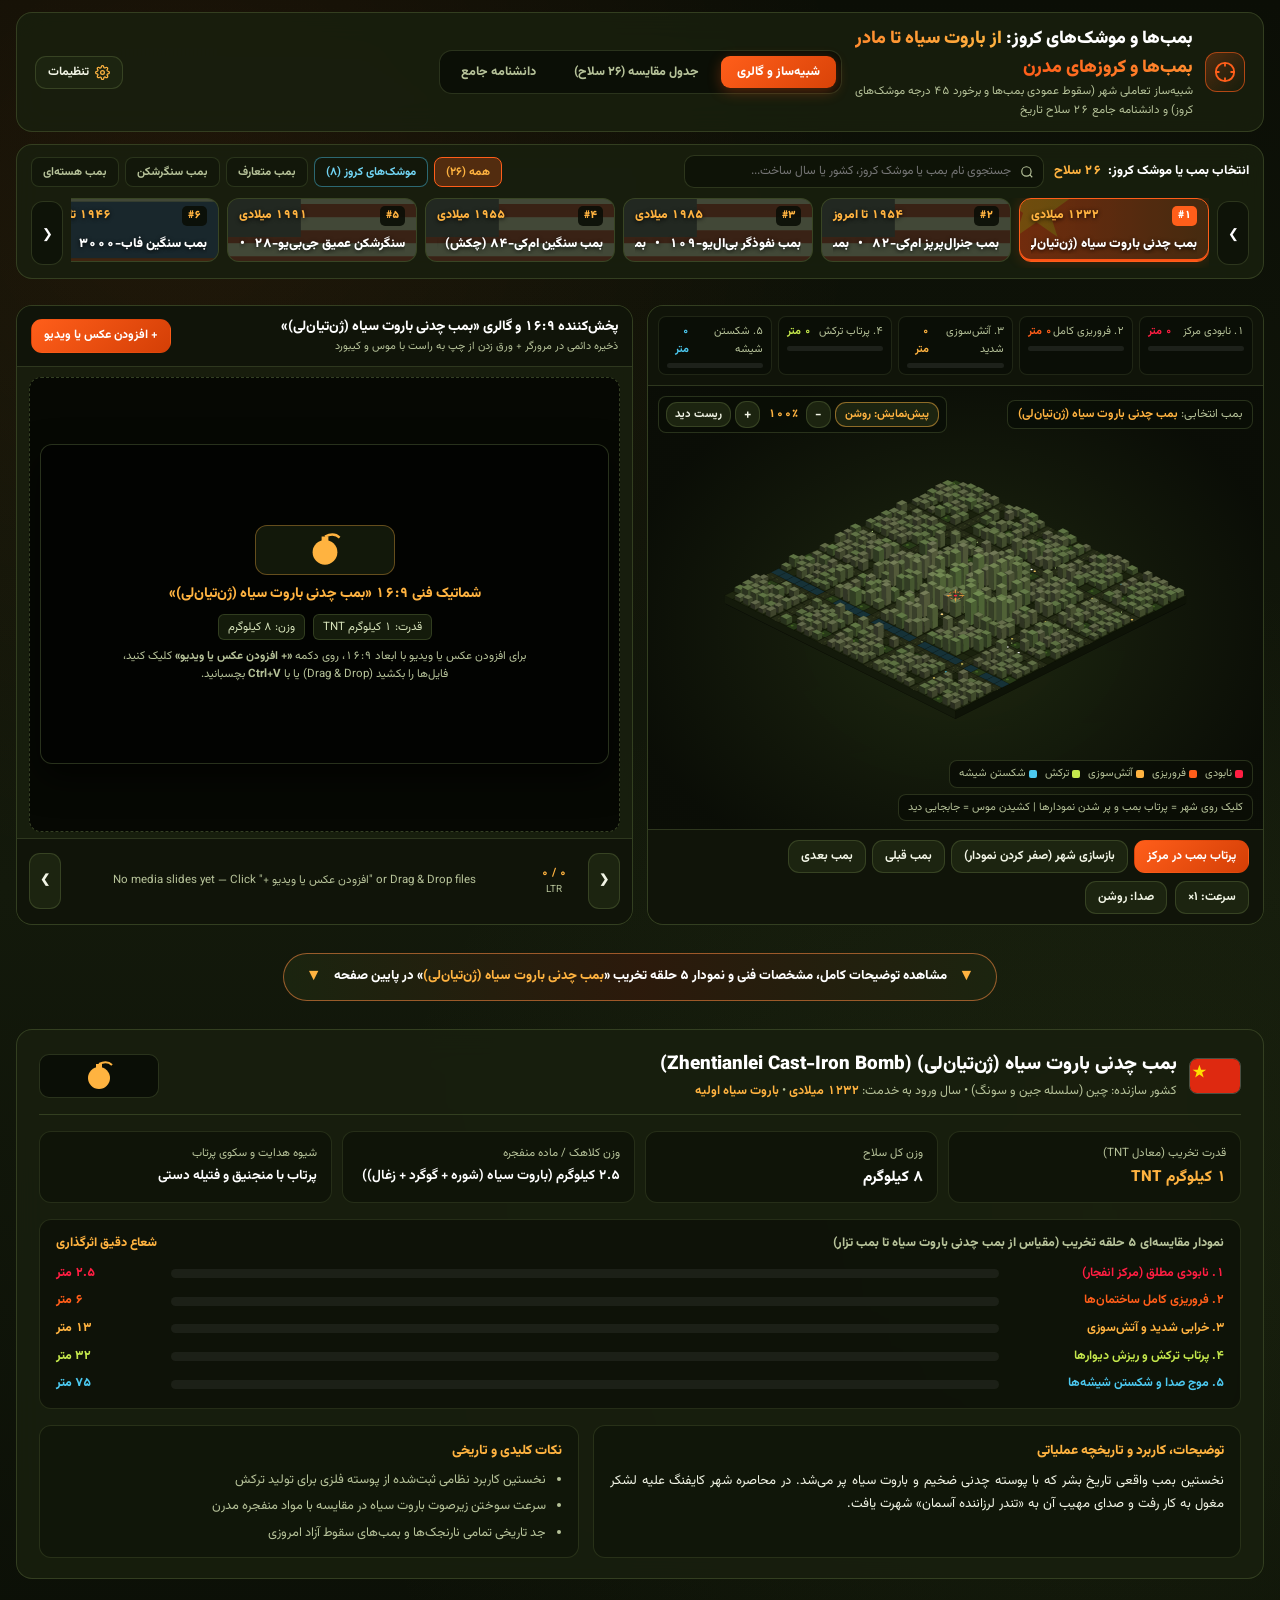
<file: public/bombs-presentation.html>
<!DOCTYPE html>
<html lang="fa" dir="rtl">
<head>
<meta charset="UTF-8" />
<meta name="viewport" content="width=device-width, initial-scale=1.0" />
<title>بمب‌ها: از باروت سیاه تا مادر بمب‌ها</title>
<link rel="preconnect" href="https://fonts.googleapis.com" />
<link rel="preconnect" href="https://fonts.gstatic.com" crossorigin />
<link href="https://fonts.googleapis.com/css2?family=Lalezar&family=Vazirmatn:wght@300;400;500;600;700;800;900&display=swap" rel="stylesheet" />
<style>
:root {
  --bg-deep: #0b0e06;
  --bg-olive-panel: rgba(24, 31, 14, 0.88);
  --bg-olive-card: rgba(32, 41, 19, 0.85);
  --bg-olive-hover: rgba(44, 56, 26, 0.95);
  --border-olive: rgba(142, 168, 98, 0.24);
  --border-accent: rgba(255, 107, 43, 0.65);
  --text-main: #f2f5e6;
  --text-muted: #b6c299;
  --accent-fire: #ff5e1a;
  --accent-amber: #ffb340;
  --z1-color: #ff1e42;
  --z2-color: #ff5e1a;
  --z3-color: #ffb340;
  --z4-color: #c5e84c;
  --z5-color: #4cc9f0;
}

* {
  box-sizing: border-box;
  margin: 0;
  padding: 0;
}

html {
  scroll-behavior: smooth;
}

body {
  background-color: var(--bg-deep);
  background-image:
    radial-gradient(circle at 14% 12%, rgba(255, 94, 26, 0.08) 0%, transparent 38%),
    radial-gradient(circle at 86% 82%, rgba(110, 142, 55, 0.1) 0%, transparent 44%),
    linear-gradient(180deg, #0b0e06 0%, #13190b 55%, #0c1007 100%);
  color: var(--text-main);
  font-family: 'Vazirmatn', 'Estedad', 'IRANSansX', 'Tahoma', sans-serif;
  font-feature-settings: "ss01", "tnum";
  line-height: 1.6;
  min-height: 100vh;
  overflow-x: hidden;
}

::-webkit-scrollbar { width: 6px; height: 6px; }
::-webkit-scrollbar-track { background: #0e1208; }
::-webkit-scrollbar-thumb { background: #384620; border-radius: 99px; }
::-webkit-scrollbar-thumb:hover { background: var(--accent-fire); }

@keyframes rtlOneWaySlide {
  0% { transform: translateX(0%); }
  100% { transform: translateX(50%); }
}

@keyframes floatBounceDown {
  0%, 100% { transform: translateY(0); }
  50% { transform: translateY(5px); }
}

@keyframes pulseRingGlow {
  0%, 100% { box-shadow: 0 0 0 0 rgba(255, 94, 26, 0.35), 0 8px 24px rgba(0, 0, 0, 0.5); }
  50% { box-shadow: 0 0 0 6px rgba(255, 94, 26, 0), 0 12px 30px rgba(255, 94, 26, 0.25); }
}

@keyframes shakeLight {
  0%, 100% { transform: translate(0, 0); }
  25% { transform: translate(-3px, 2px); }
  50% { transform: translate(3px, -2px); }
  75% { transform: translate(-2px, -1px); }
}

@keyframes shakeHeavy {
  0%, 100% { transform: translate(0, 0); }
  20% { transform: translate(-8px, 5px); }
  40% { transform: translate(7px, -6px); }
  60% { transform: translate(-6px, -3px); }
  80% { transform: translate(5px, 4px); }
}

.shake-1 { animation: shakeLight 0.42s ease-in-out; }
.shake-2 { animation: shakeHeavy 0.62s ease-in-out; }

.ticker-box {
  overflow: hidden;
  white-space: nowrap;
  position: relative;
}

.ticker-loop {
  display: inline-block;
  white-space: nowrap;
}

.bomb-chip:hover .ticker-loop,
.encyc-card:hover .ticker-loop {
  animation: rtlOneWaySlide 5.5s linear infinite;
}

.app-wrap {
  max-width: 1740px;
  margin: 0 auto;
  padding: 12px 16px 36px;
}

.panel-glass {
  background: var(--bg-olive-panel);
  border: 1px solid var(--border-olive);
  border-radius: 16px;
  backdrop-filter: blur(14px);
  overflow: hidden;
}

.top-header {
  display: grid;
  grid-template-columns: 1fr auto 1fr;
  align-items: center;
  gap: 12px;
  padding: 12px 18px;
  margin-bottom: 12px;
}

@media (max-width: 960px) {
  .top-header {
    grid-template-columns: 1fr;
    justify-items: center;
    text-align: center;
  }
}

.brand-group {
  display: flex;
  align-items: center;
  gap: 12px;
  justify-self: start;
}

@media (max-width: 960px) {
  .brand-group { justify-self: center; }
}

.radar-emblem {
  width: 40px;
  height: 40px;
  border-radius: 12px;
  background: linear-gradient(135deg, rgba(255, 94, 26, 0.25), #161d0c);
  border: 1px solid rgba(255, 94, 26, 0.6);
  display: grid;
  place-items: center;
  color: #ff5e1a;
  flex-shrink: 0;
}

.title-block h1 {
  font-size: clamp(1rem, 1.4vw, 1.3rem);
  font-weight: 900;
  color: #fff;
}

.title-block h1 span {
  background: linear-gradient(90deg, var(--accent-fire), var(--accent-amber));
  -webkit-background-clip: text;
  background-clip: text;
  color: transparent;
}

.title-block p {
  font-size: 0.72rem;
  color: var(--text-muted);
}

.header-actions {
  display: flex;
  align-items: center;
  gap: 8px;
  justify-self: end;
}

@media (max-width: 960px) {
  .header-actions { justify-self: center; }
}

.btn-ui {
  cursor: pointer;
  border: 1px solid var(--border-olive);
  background: #1c2410;
  color: var(--text-main);
  font-family: inherit;
  font-size: 0.76rem;
  font-weight: 700;
  padding: 6px 12px;
  border-radius: 11px;
  display: inline-flex;
  align-items: center;
  gap: 6px;
  transition: all 0.2s ease;
  white-space: nowrap;
}

.btn-ui:hover {
  background: #2a3618;
  border-color: rgba(255, 179, 64, 0.45);
}

.btn-ui.primary {
  background: linear-gradient(135deg, var(--accent-fire), #d43f06);
  border-color: transparent;
  color: #fff;
}

.btn-ui.accent-outline {
  background: rgba(255, 94, 26, 0.15);
  border-color: rgba(255, 94, 26, 0.5);
  color: #ffd29d;
}

.nav-tabs {
  display: flex;
  gap: 6px;
  background: rgba(11, 14, 6, 0.88);
  padding: 5px;
  border-radius: 13px;
  border: 1px solid var(--border-olive);
  justify-self: center;
}

.tab-btn {
  cursor: pointer;
  border: none;
  background: transparent;
  color: var(--text-muted);
  font-family: inherit;
  font-size: 0.78rem;
  font-weight: 800;
  padding: 6px 16px;
  border-radius: 9px;
  display: inline-flex;
  align-items: center;
  gap: 6px;
  transition: all 0.2s ease;
  white-space: nowrap;
}

.tab-btn:hover {
  color: #fff;
  background: rgba(255, 255, 255, 0.05);
}

.tab-btn.active {
  background: linear-gradient(135deg, var(--accent-fire), #d94308);
  color: #fff;
  box-shadow: 0 4px 14px rgba(255, 94, 26, 0.3);
}

.horiz-roster-bar {
  padding: 10px 14px;
  margin-bottom: 12px;
}

.horiz-roster-top {
  display: flex;
  flex-wrap: wrap;
  align-items: center;
  justify-content: space-between;
  gap: 10px;
  margin-bottom: 10px;
}

.search-box-wrap {
  position: relative;
  flex: 1;
  min-width: 220px;
  max-width: 360px;
}

.search-input {
  width: 100%;
  background: #0e1307;
  border: 1px solid var(--border-olive);
  border-radius: 10px;
  padding: 6px 32px 6px 12px;
  color: #fff;
  font-family: inherit;
  font-size: 0.76rem;
  outline: none;
  transition: border-color 0.2s ease;
}

.search-input:focus {
  border-color: var(--accent-fire);
}

.search-icon {
  position: absolute;
  right: 10px;
  top: 50%;
  transform: translateY(-50%);
  color: var(--text-muted);
  pointer-events: none;
}

.filter-pills {
  display: flex;
  gap: 6px;
  flex-wrap: wrap;
}

.filter-chip {
  cursor: pointer;
  border: 1px solid rgba(142, 168, 98, 0.2);
  background: #12170a;
  color: var(--text-muted);
  font-family: inherit;
  font-size: 0.72rem;
  font-weight: 700;
  padding: 5px 11px;
  border-radius: 8px;
  transition: all 0.2s ease;
}

.filter-chip.active {
  background: rgba(255, 94, 26, 0.25);
  border-color: var(--accent-fire);
  color: var(--accent-amber);
}

.horiz-scroll-wrap {
  display: flex;
  align-items: center;
  gap: 8px;
}

.scroll-nav-btn {
  cursor: pointer;
  width: 32px;
  height: 64px;
  border-radius: 12px;
  border: 1px solid var(--border-olive);
  background: #0e1308;
  color: #fff;
  display: grid;
  place-items: center;
  flex-shrink: 0;
}

.scroll-nav-btn:hover {
  background: #1f2912;
  border-color: var(--accent-amber);
}

.bomb-horiz-track {
  flex: 1;
  display: flex;
  gap: 8px;
  overflow-x: auto;
  padding-bottom: 6px;
  cursor: grab;
  user-select: none;
}

.bomb-horiz-track.dragging {
  cursor: grabbing;
}

.bomb-chip {
  flex: 0 0 190px;
  height: 64px;
  position: relative;
  cursor: pointer;
  background: var(--bg-olive-card);
  border: 1px solid rgba(142, 168, 98, 0.24);
  border-radius: 12px;
  padding: 7px 11px;
  display: flex;
  flex-direction: column;
  justify-content: space-between;
  overflow: hidden;
  transition: all 0.2s ease;
}

.bomb-chip-flag-bg {
  position: absolute;
  inset: 0;
  opacity: 0.16;
  pointer-events: none;
  z-index: 0;
  display: flex;
  align-items: center;
  justify-content: center;
  filter: saturate(1.15) contrast(1.05);
}

.bomb-chip-flag-bg svg {
  width: 100%;
  height: 100%;
  object-fit: cover;
  transform: scale(1.35);
}

.bomb-chip-content {
  position: relative;
  z-index: 1;
  display: flex;
  flex-direction: column;
  justify-content: space-between;
  height: 100%;
}

.bomb-chip:hover {
  background: var(--bg-olive-hover);
  border-color: rgba(255, 179, 64, 0.45);
}

.bomb-chip.active {
  background: linear-gradient(90deg, rgba(255, 94, 26, 0.28), rgba(36, 47, 20, 0.92));
  border-color: var(--accent-fire);
  box-shadow: inset 0 -2px 0 var(--accent-fire), 0 0 14px rgba(255, 94, 26, 0.2);
}

.split-50-50 {
  display: grid;
  grid-template-columns: 1fr 1fr;
  gap: 14px;
  align-items: stretch;
}

@media (max-width: 1150px) {
  .split-50-50 { grid-template-columns: 1fr; }
}

.equal-box {
  height: 620px;
  display: flex;
  flex-direction: column;
  min-width: 0;
}

.top-summary-strip {
  display: grid;
  grid-template-columns: repeat(5, 1fr);
  gap: 6px;
  padding: 10px;
  background: rgba(16, 21, 9, 0.95);
  border-bottom: 1px solid var(--border-olive);
  flex-shrink: 0;
}

@media (max-width: 680px) {
  .top-summary-strip { grid-template-columns: repeat(2, 1fr); }
}

.mini-zone-pill {
  background: rgba(10, 14, 6, 0.85);
  border: 1px solid rgba(142, 168, 98, 0.16);
  border-radius: 8px;
  padding: 6px 8px;
  display: flex;
  flex-direction: column;
  gap: 5px;
  min-width: 0;
}

.mini-zone-bar {
  height: 5px;
  background: rgba(255, 255, 255, 0.08);
  border-radius: 99px;
  overflow: hidden;
}

.mini-zone-fill {
  height: 100%;
  border-radius: 99px;
  width: 0%;
  transition: width 0.7s cubic-bezier(0.22, 1, 0.36, 1);
}

.iso-canvas-wrap {
  width: 100%;
  flex: 1;
  position: relative;
  overflow: hidden;
  cursor: grab;
  user-select: none;
  background: radial-gradient(ellipse at 50% 55%, rgba(44, 58, 23, 0.4) 0%, rgba(10, 13, 6, 0.98) 78%);
}

.iso-canvas-wrap.panning { cursor: grabbing; }
.iso-canvas-wrap.zooming { cursor: ns-resize; }

#citySvg {
  width: 100%;
  height: 100%;
  display: block;
}

.screen-flash {
  position: absolute;
  inset: 0;
  background: radial-gradient(circle, #fffdf5 0%, #ffae52 45%, transparent 80%);
  opacity: 0;
  pointer-events: none;
  z-index: 8;
  mix-blend-mode: screen;
  transition: opacity 0.45s ease-out;
}

.control-strip {
  display: flex;
  flex-wrap: wrap;
  align-items: center;
  justify-content: space-between;
  gap: 8px;
  padding: 10px 14px;
  background: rgba(16, 21, 9, 0.95);
  border-top: 1px solid var(--border-olive);
  flex-shrink: 0;
}

.media-header {
  display: flex;
  flex-wrap: wrap;
  align-items: center;
  justify-content: space-between;
  gap: 8px;
  padding: 10px 14px;
  background: rgba(16, 21, 9, 0.95);
  border-bottom: 1px solid var(--border-olive);
  flex-shrink: 0;
}

.media-stage {
  flex: 1;
  position: relative;
  margin: 10px 12px 6px;
  border-radius: 12px;
  background: #060803;
  border: 1px dashed rgba(142, 168, 98, 0.35);
  overflow: hidden;
  display: flex;
  align-items: center;
  justify-content: center;
  padding: 10px;
  user-select: none;
}

.media-stage.fullscreen-active {
  position: fixed;
  inset: 0;
  margin: 0;
  border-radius: 0;
  z-index: 200;
  background: rgba(4, 6, 2, 0.97);
  border: none;
  padding: 24px;
}

.media-frame-16-9 {
  position: relative;
  width: 100%;
  max-width: 680px;
  aspect-ratio: 16 / 9;
  max-height: 100%;
  margin: auto;
  border-radius: 12px;
  overflow: hidden;
  background: #020301;
  border: 1px solid rgba(142, 168, 98, 0.28);
  box-shadow: 0 14px 34px rgba(0, 0, 0, 0.65);
  display: flex;
  align-items: center;
  justify-content: center;
}

.media-stage.fullscreen-active .media-frame-16-9 {
  max-width: 1280px;
  max-height: 86vh;
}

.stage-exit-fs-btn {
  display: none;
  position: absolute;
  top: 12px;
  left: 12px;
  z-index: 25;
  background: rgba(15, 20, 8, 0.9);
  border-color: #ff5e1a;
  color: #fff;
}

.media-stage.fullscreen-active .stage-exit-fs-btn {
  display: inline-flex;
}

.media-stage.drag-over {
  border-color: var(--accent-fire);
  background: rgba(255, 94, 26, 0.12);
}

.media-frame-16-9 img,
.media-frame-16-9 video {
  width: 100%;
  height: 100%;
  object-fit: contain;
  background: #020301;
}

.stage-nav-arrow {
  position: absolute;
  top: 50%;
  transform: translateY(-50%);
  z-index: 15;
  width: 36px;
  height: 36px;
  border-radius: 50%;
  border: 1px solid rgba(255, 255, 255, 0.22);
  background: rgba(10, 14, 6, 0.82);
  color: #fff;
  cursor: pointer;
  display: grid;
  place-items: center;
  transition: all 0.2s ease;
}

.stage-nav-arrow:hover {
  background: var(--accent-fire);
  border-color: transparent;
}

.ltr-gallery-bar {
  direction: ltr;
  display: flex;
  align-items: center;
  gap: 8px;
  padding: 8px 12px 10px;
  background: rgba(16, 21, 9, 0.95);
  border-top: 1px solid var(--border-olive);
  height: 86px;
  flex-shrink: 0;
}

.ltr-thumb-track {
  flex: 1;
  display: flex;
  align-items: center;
  gap: 8px;
  overflow-x: auto;
  scroll-behavior: smooth;
  height: 100%;
  padding: 2px 0;
}

.ltr-thumb-card {
  position: relative;
  width: 92px;
  height: 60px;
  border-radius: 8px;
  overflow: hidden;
  border: 1px solid rgba(142, 168, 98, 0.28);
  background: #0b0e06;
  cursor: pointer;
  flex-shrink: 0;
  display: grid;
  place-items: center;
  transition: all 0.2s ease;
}

.ltr-thumb-card.active {
  border-color: var(--accent-fire);
  box-shadow: 0 0 0 2px var(--accent-fire);
  transform: translateY(-1px);
}

.ltr-thumb-badge {
  position: absolute;
  top: 3px;
  left: 4px;
  background: rgba(0, 0, 0, 0.78);
  color: #ffb340;
  font-size: 0.62rem;
  font-weight: 800;
  padding: 0 5px;
  border-radius: 4px;
}

.scroll-down-banner {
  margin: 14px auto;
  padding: 10px 22px;
  border-radius: 99px;
  background: linear-gradient(90deg, rgba(28, 37, 16, 0.95), rgba(45, 26, 12, 0.95), rgba(28, 37, 16, 0.95));
  border: 1px solid rgba(255, 140, 66, 0.55);
  display: flex;
  align-items: center;
  justify-content: center;
  gap: 12px;
  cursor: pointer;
  width: fit-content;
  max-width: 100%;
  animation: pulseRingGlow 2.6s infinite;
  transition: transform 0.2s ease;
}

.scroll-down-banner:hover {
  transform: scale(1.02);
  border-color: var(--accent-amber);
}

.bounce-arrow {
  display: inline-flex;
  color: var(--accent-amber);
  animation: floatBounceDown 1.3s ease-in-out infinite;
}

.dossier-full-section {
  padding: 20px 22px;
  display: flex;
  flex-direction: column;
  gap: 16px;
}

.specs-grid-4 {
  display: grid;
  grid-template-columns: repeat(4, 1fr);
  gap: 10px;
}

@media (max-width: 900px) {
  .specs-grid-4 { grid-template-columns: repeat(2, 1fr); }
}

.spec-box {
  background: rgba(14, 19, 8, 0.8);
  border: 1px solid rgba(142, 168, 98, 0.18);
  padding: 12px 14px;
  border-radius: 12px;
}

.bar-row {
  display: grid;
  grid-template-columns: 215px 1fr 105px;
  align-items: center;
  gap: 10px;
  font-size: 0.77rem;
}

@media (max-width: 680px) {
  .bar-row { grid-template-columns: 1fr; gap: 4px; }
}

.bar-track {
  height: 9px;
  background: rgba(255, 255, 255, 0.06);
  border-radius: 99px;
  overflow: hidden;
}

.bar-fill {
  height: 100%;
  border-radius: 99px;
  width: 0%;
  transition: width 0.8s cubic-bezier(0.22, 1, 0.36, 1);
}

.narrative-grid-2 {
  display: grid;
  grid-template-columns: 1.2fr 1fr;
  gap: 14px;
}

@media (max-width: 900px) {
  .narrative-grid-2 { grid-template-columns: 1fr; }
}

.tab-section { display: none; }
.tab-section.active {
  display: flex;
  flex-direction: column;
  gap: 14px;
}

.compare-table {
  width: 100%;
  border-collapse: collapse;
  font-size: 0.78rem;
}

.compare-table th, .compare-table td {
  padding: 11px 12px;
  border-bottom: 1px solid rgba(142, 168, 98, 0.16);
  text-align: right;
}

.compare-table tbody tr {
  cursor: pointer;
  transition: background 0.15s ease;
}

.compare-table tbody tr:hover {
  background: rgba(255, 94, 26, 0.12);
}

.compare-table tbody tr.active-row {
  background: rgba(255, 94, 26, 0.2);
}

.encyc-grid {
  display: grid;
  grid-template-columns: repeat(auto-fill, minmax(340px, 1fr));
  gap: 14px;
}

.encyc-card {
  position: relative;
  background: rgba(20, 26, 11, 0.92);
  border: 1px solid var(--border-olive);
  border-radius: 16px;
  padding: 16px;
  display: flex;
  flex-direction: column;
  justify-content: space-between;
  gap: 12px;
  overflow: hidden;
  transition: all 0.2s ease;
}

.encyc-card:hover {
  border-color: rgba(255, 140, 66, 0.6);
  transform: translateY(-2px);
  box-shadow: 0 12px 28px rgba(0, 0, 0, 0.5);
}

.encyc-flag-bg {
  position: absolute;
  inset: 0;
  opacity: 0.12;
  pointer-events: none;
  z-index: 0;
  display: flex;
  align-items: center;
  justify-content: center;
}

.encyc-flag-bg svg {
  width: 100%;
  height: 100%;
  object-fit: cover;
  transform: scale(1.25);
}

.encyc-card-body {
  position: relative;
  z-index: 1;
  display: flex;
  flex-direction: column;
  justify-content: space-between;
  gap: 12px;
  height: 100%;
}

.slides-grid {
  display: grid;
  grid-template-columns: repeat(auto-fit, minmax(320px, 1fr));
  gap: 14px;
}

.modal-backdrop {
  position: fixed;
  inset: 0;
  z-index: 100;
  background: rgba(5, 7, 3, 0.82);
  backdrop-filter: blur(8px);
  display: none;
  place-items: center;
  padding: 16px;
}

.modal-backdrop.open { display: grid; }

.settings-modal {
  width: 100%;
  max-width: 540px;
  background: #141a0b;
  border: 1px solid var(--border-accent);
  border-radius: 16px;
  padding: 20px;
}
</style>
</head>
<body>

<div class="app-wrap">
  <header class="panel-glass top-header">
    <div class="brand-group">
      <div class="radar-emblem">
        <svg width="22" height="22" viewBox="0 0 24 24" fill="none" stroke="currentColor" stroke-width="2">
          <circle cx="12" cy="12" r="10"/><line x1="22" y1="12" x2="18" y2="12"/><line x1="6" y1="12" x2="2" y2="12"/><line x1="12" y1="6" x2="12" y2="2"/><line x1="12" y1="22" x2="12" y2="18"/>
        </svg>
      </div>
      <div class="title-block">
        <h1>بمب‌ها و موشک‌های کروز: <span>از باروت سیاه تا مادر بمب‌ها و کروزهای مدرن</span></h1>
        <p>شبیه‌ساز تعاملی شهر (سقوط عمودی بمب‌ها و برخورد ۴۵ درجه موشک‌های کروز) و دانشنامه جامع ۲۶ سلاح تاریخ</p>
      </div>
    </div>

    <nav class="nav-tabs">
      <button class="tab-btn active" id="tabSimBtn" type="button">شبیه‌ساز و گالری</button>
      <button class="tab-btn" id="tabCompareBtn" type="button">جدول مقایسه (۲۶ سلاح)</button>
      <button class="tab-btn" id="tabDeckBtn" type="button">دانشنامه جامع</button>
    </nav>

    <div class="header-actions">
      <button class="btn-ui" id="openSettingsBtn" type="button">
        <svg width="15" height="15" viewBox="0 0 24 24" fill="none" stroke="#ffb340" stroke-width="2"><circle cx="12" cy="12" r="3"/><path d="M19.4 15a1.65 1.65 0 0 0 .33 1.82l.06.06a2 2 0 0 1 0 2.83 2 2 0 0 1-2.83 0l-.06-.06a1.65 1.65 0 0 0-1.82-.33 1.65 1.65 0 0 0-1 1.51V21a2 2 0 0 1-2 2 2 2 0 0 1-2-2v-.09A1.65 1.65 0 0 0 9 19.4a1.65 1.65 0 0 0-1.82.33l-.06.06a2 2 0 0 1-2.83 0 2 2 0 0 1 0-2.83l.06-.06a1.65 1.65 0 0 0 .33-1.82 1.65 1.65 0 0 0-1.51-1H3a2 2 0 0 1-2-2 2 2 0 0 1 2-2h.09A1.65 1.65 0 0 0 4.6 9a1.65 1.65 0 0 0-.33-1.82l-.06-.06a2 2 0 0 1 0-2.83 2 2 0 0 1 2.83 0l.06.06a1.65 1.65 0 0 0 1.82.33H9a1.65 1.65 0 0 0 1-1.51V3a2 2 0 0 1 2-2 2 2 0 0 1 2 2v.09a1.65 1.65 0 0 0 1 1.51 1.65 1.65 0 0 0 1.82-.33l.06-.06a2 2 0 0 1 2.83 0 2 2 0 0 1 0 2.83l-.06.06a1.65 1.65 0 0 0-.33 1.82V9a1.65 1.65 0 0 0 1.51 1H21a2 2 0 0 1 2 2 2 2 0 0 1-2 2h-.09a1.65 1.65 0 0 0-1.51 1z"/></svg>
        <span>تنظیمات</span>
      </button>
    </div>
  </header>

  <main id="simSection" class="tab-section active">
    <section class="panel-glass horiz-roster-bar">
      <div class="horiz-roster-top">
        <div style="display:flex;align-items:center;gap:10px;flex-wrap:wrap;flex:1;">
          <div style="display:flex;align-items:center;gap:6px;font-size:0.8rem;font-weight:800;color:#fff;white-space:nowrap;">
            <span>انتخاب بمب یا موشک کروز:</span>
            <span id="rosterCountTxt" style="color:var(--accent-amber);">۲۶ سلاح</span>
          </div>
          <div class="search-box-wrap">
            <svg class="search-icon" width="14" height="14" viewBox="0 0 24 24" fill="none" stroke="currentColor" stroke-width="2"><circle cx="11" cy="11" r="8"/><line x1="21" y1="21" x2="16.65" y2="16.65"/></svg>
            <input type="text" id="bombSearchInput" class="search-input" placeholder="جستجوی نام بمب یا موشک کروز، کشور یا سال ساخت..." />
          </div>
        </div>
        <div class="filter-pills" id="filterBar">
          <button class="filter-chip active" data-cat="all" type="button">همه (۲۶)</button>
          <button class="filter-chip" data-cat="cruise" type="button" style="border-color:rgba(76,201,240,0.45);color:#72d6f5;">موشک‌های کروز (۸)</button>
          <button class="filter-chip" data-cat="conventional" type="button">بمب متعارف</button>
          <button class="filter-chip" data-cat="bunker" type="button">بمب سنگرشکن</button>
          <button class="filter-chip" data-cat="nuclear" type="button">بمب هسته‌ای</button>
        </div>
      </div>

      <div class="horiz-scroll-wrap">
        <button class="scroll-nav-btn" id="scrollRightBtn" type="button" title="حرکت به راست">❯</button>
        <div class="bomb-horiz-track" id="bombListContainer"></div>
        <button class="scroll-nav-btn" id="scrollLeftBtn" type="button" title="حرکت به چپ">❮</button>
      </div>
    </section>

    <div class="split-50-50">
      <section class="panel-glass equal-box" id="simBoxCard">
        <div class="top-summary-strip" id="topSummaryZones"></div>

        <div class="iso-canvas-wrap" id="isoCanvasWrap">
          <div class="screen-flash" id="screenFlash"></div>

          <div class="sim-hud-bar" style="position:absolute;top:10px;right:10px;left:10px;z-index:20;display:flex;flex-wrap:wrap;justify-content:space-between;align-items:center;gap:6px;pointer-events:none;">
            <div style="pointer-events:auto;background:rgba(10,14,6,0.88);border:1px solid var(--border-olive);padding:4px 10px;border-radius:8px;font-size:0.74rem;color:var(--text-muted);">
              بمب انتخابی: <strong id="hudBombName" style="color:#ffb340">—</strong>
            </div>
            <div class="sim-hud-controls" style="pointer-events:auto;display:flex;align-items:center;gap:4px;background:rgba(10,14,6,0.88);border:1px solid var(--border-olive);padding:4px 7px;border-radius:8px;">
              <button class="btn-ui" id="toggleGhostBtn" type="button" style="padding:3px 9px;font-size:0.7rem;color:#ffb340;border-color:rgba(255,179,64,0.5);">پیش‌نمایش: روشن</button>
              <button class="btn-ui" id="zoomOutBtn" type="button" style="padding:2px 8px;font-size:0.85rem;">−</button>
              <span id="zoomValueTxt" style="font-size:0.72rem;min-width:38px;text-align:center;font-weight:800;color:#ffb340;">۱۰۰٪</span>
              <button class="btn-ui" id="zoomInBtn" type="button" style="padding:2px 8px;font-size:0.85rem;">+</button>
              <button class="btn-ui" id="resetCamBtn" type="button" style="padding:3px 8px;font-size:0.7rem;">ریست دید</button>
            </div>
          </div>

          <svg id="citySvg" viewBox="0 0 1120 580" preserveAspectRatio="xMidYMid meet">
            <defs>
              <radialGradient id="fireballGrad" cx="50%" cy="50%" r="50%">
                <stop offset="0%" stop-color="#ffffff" />
                <stop offset="28%" stop-color="#ffea9f" />
                <stop offset="60%" stop-color="#ff5e1a" stop-opacity="0.9" />
                <stop offset="100%" stop-color="#ff1e42" stop-opacity="0" />
              </radialGradient>
              <radialGradient id="mushroomCapGrad" cx="50%" cy="38%" r="58%">
                <stop offset="0%" stop-color="#ffd599" />
                <stop offset="45%" stop-color="#ff6b2b" />
                <stop offset="85%" stop-color="#592316" stop-opacity="0.92" />
                <stop offset="100%" stop-color="#26120c" stop-opacity="0" />
              </radialGradient>
              <clipPath id="boardClip">
                <polygon id="boardClipPoly" />
              </clipPath>
            </defs>

            <g id="cameraGroup">
              <polygon id="slabShadowPoly" fill="rgba(0,0,0,0.62)" />
              <polygon id="slabLeftPoly" fill="#141a0b" />
              <polygon id="slabRightPoly" fill="#0e1307" />

              <g id="groundLayer"></g>
              <g id="craterLayer" clip-path="url(#boardClip)"></g>
              <g id="ringsLayer" clip-path="url(#boardClip)"></g>
              <g id="ghostRingsLayer" clip-path="url(#boardClip)"></g>
              <g id="trafficLayer" clip-path="url(#boardClip)"></g>
              <g id="buildingsLayer"></g>
              <g id="firesLayer" clip-path="url(#boardClip)"></g>
              <g id="projectileLayer"></g>
              <g id="mushroomLayer"></g>
              <g id="particlesLayer"></g>

              <g id="targetReticle">
                <ellipse rx="13" ry="6.5" fill="none" stroke="#ff7a3c" stroke-width="1.4" stroke-dasharray="4 3"/>
                <ellipse rx="3.2" ry="1.6" fill="#ff1e42"/>
                <path d="M0 -11 V-4 M0 11 V4 M-16 0 H-7 M16 0 H7" stroke="#ffb340" stroke-width="1.3"/>
              </g>
            </g>
          </svg>

          <div style="position:absolute;bottom:8px;right:10px;left:10px;z-index:12;display:flex;flex-wrap:wrap;justify-content:space-between;align-items:center;gap:6px;pointer-events:none;font-size:0.68rem;color:var(--text-muted);">
            <div style="background:rgba(10,14,6,0.9);border:1px solid var(--border-olive);padding:4px 9px;border-radius:8px;display:flex;gap:8px;align-items:center;">
              <span style="display:inline-flex;align-items:center;gap:3px;"><i style="width:8px;height:8px;border-radius:2px;background:#ff1e42;display:inline-block;"></i>نابودی</span>
              <span style="display:inline-flex;align-items:center;gap:3px;"><i style="width:8px;height:8px;border-radius:2px;background:#ff5e1a;display:inline-block;"></i>فروریزی</span>
              <span style="display:inline-flex;align-items:center;gap:3px;"><i style="width:8px;height:8px;border-radius:2px;background:#ffb340;display:inline-block;"></i>آتش‌سوزی</span>
              <span style="display:inline-flex;align-items:center;gap:3px;"><i style="width:8px;height:8px;border-radius:2px;background:#c5e84c;display:inline-block;"></i>ترکش</span>
              <span style="display:inline-flex;align-items:center;gap:3px;"><i style="width:8px;height:8px;border-radius:2px;background:#4cc9f0;display:inline-block;"></i>شکستن شیشه</span>
            </div>
            <div style="background:rgba(10,14,6,0.9);border:1px solid var(--border-olive);padding:4px 9px;border-radius:8px;">
              کلیک روی شهر = پرتاب بمب و پر شدن نمودارها | کشیدن موس = جابجایی دید
            </div>
          </div>
        </div>

        <div class="control-strip">
          <div style="display:flex;gap:6px;flex-wrap:wrap;">
            <button class="btn-ui primary" id="detonateBtn" type="button">پرتاب بمب در مرکز</button>
            <button class="btn-ui" id="rebuildCityBtn" type="button">بازسازی شهر (صفر کردن نمودار)</button>
            <button class="btn-ui" id="prevBombBtn" type="button">بمب قبلی</button>
            <button class="btn-ui" id="nextBombBtn" type="button">بمب بعدی</button>
          </div>
          <div style="display:flex;gap:8px;align-items:center;font-size:0.74rem;color:var(--text-muted);">
            <button class="btn-ui" id="quickSpeedBtn" type="button">سرعت: ۱×</button>
            <button class="btn-ui" id="quickMuteBtn" type="button">صدا: روشن</button>
          </div>
        </div>
      </section>

      <section class="panel-glass equal-box">
        <div class="media-header">
          <div>
            <h3 style="font-size:0.86rem;font-weight:800;color:#fff;">پخش‌کننده ۱۶:۹ و گالری «<span id="mediaBombTitle">—</span>»</h3>
            <p style="font-size:0.68rem;color:var(--text-muted);">ذخیره دائمی در مرورگر + ورق زدن از چپ به راست با موس و کیبورد</p>
          </div>
          <div style="display:flex;align-items:center;gap:6px;">
            <label class="btn-ui primary" style="cursor:pointer;">
              <span>+ افزودن عکس یا ویدیو</span>
              <input type="file" id="mediaFileInput" accept="image/*,video/*" multiple style="display:none;" />
            </label>
            <button class="btn-ui" id="fullscreenMediaBtn" type="button" style="display:none;" title="نمایش تمام‌صفحه">تمام‌صفحه</button>
            <button class="btn-ui" id="deleteMediaBtn" type="button" style="display:none;color:#ff8598;border-color:rgba(255,30,66,0.4);">حذف</button>
          </div>
        </div>

        <div class="media-stage" id="mediaStage"></div>

        <div class="ltr-gallery-bar">
          <button class="btn-ui" id="galLeftBtn" type="button" style="height:56px;padding:0 10px;" title="Previous (Left)">❮</button>
          <div class="ltr-thumb-track" id="mediaThumbStrip"></div>
          <div style="display:flex;flex-direction:column;align-items:center;justify-content:center;min-width:52px;font-size:0.72rem;color:var(--text-muted);">
            <strong id="slideCounterTxt" style="color:#ffb340;">0 / 0</strong>
            <span style="font-size:0.62rem;">LTR</span>
          </div>
          <button class="btn-ui" id="galRightBtn" type="button" style="height:56px;padding:0 10px;" title="Next (Right)">❯</button>
        </div>
      </section>
    </div>

    <div class="scroll-down-banner" id="scrollToDossierBtn">
      <span class="bounce-arrow">▼</span>
      <span style="font-size:0.82rem;font-weight:800;color:#fff;">
        مشاهده توضیحات کامل، مشخصات فنی و نمودار ۵ حلقه تخریب «<span id="scrollBannerBombName" style="color:#ffb340;">—</span>» در پایین صفحه
      </span>
      <span class="bounce-arrow">▼</span>
    </div>

    <section class="panel-glass dossier-full-section" id="dossierSection">
      <div style="display:flex;flex-wrap:wrap;align-items:center;justify-content:space-between;gap:12px;padding-bottom:12px;border-bottom:1px solid var(--border-olive);">
        <div style="display:flex;align-items:center;gap:12px;">
          <div id="dossierFlagBox" style="width:52px;height:36px;border-radius:8px;overflow:hidden;border:1px solid rgba(255,255,255,0.22);flex-shrink:0;"></div>
          <div>
            <h2 id="dossierTitleFa" style="font-size:1.18rem;font-weight:900;color:#fff;">—</h2>
            <div style="font-size:0.78rem;color:var(--text-muted);margin-top:2px;">
              کشور سازنده: <span id="dossierCountryTxt">—</span> • سال ورود به خدمت: <strong id="dossierYearTxt" style="color:#ffb340;">—</strong> • <strong id="dossierTypeChip" style="color:var(--accent-amber);">—</strong>
            </div>
          </div>
        </div>
        <div id="dossierSilBox" style="width:120px;height:44px;border-radius:10px;background:#0a0e06;border:1px solid var(--border-olive);padding:5px 10px;color:#ffb340;display:grid;place-items:center;"></div>
      </div>

      <div class="specs-grid-4">
        <div class="spec-box">
          <div style="font-size:0.72rem;color:var(--text-muted);margin-bottom:3px;">قدرت تخریب (معادل TNT)</div>
          <div id="specYieldTxt" style="font-size:0.95rem;font-weight:800;color:var(--accent-amber);">—</div>
        </div>
        <div class="spec-box">
          <div id="specWeightLabel" style="font-size:0.72rem;color:var(--text-muted);margin-bottom:3px;">وزن کل سلاح</div>
          <div id="specWeightTxt" style="font-size:0.95rem;font-weight:800;color:#fff;">—</div>
        </div>
        <div class="spec-box">
          <div id="specFillLabel" style="font-size:0.72rem;color:var(--text-muted);margin-bottom:3px;">وزن کلاهک / ماده منفجره</div>
          <div id="specFillTxt" style="font-size:0.84rem;font-weight:700;color:#fff;">—</div>
        </div>
        <div class="spec-box">
          <div style="font-size:0.72rem;color:var(--text-muted);margin-bottom:3px;">شیوه هدایت و سکوی پرتاب</div>
          <div id="specGuidanceTxt" style="font-size:0.84rem;font-weight:700;color:#fff;">—</div>
        </div>
      </div>

      <div class="specs-grid-4" id="cruiseExtraSpecsRow" style="display:none;">
        <div class="spec-box" style="border-color:rgba(76,201,240,0.35);background:rgba(12,24,28,0.75);">
          <div style="font-size:0.72rem;color:#72d6f5;margin-bottom:3px;">برد عملیاتی موشک کروز</div>
          <div id="cruiseRangeTxt" style="font-size:0.95rem;font-weight:900;color:#4cc9f0;">—</div>
        </div>
        <div class="spec-box" style="border-color:rgba(76,201,240,0.35);background:rgba(12,24,28,0.75);">
          <div style="font-size:0.72rem;color:#72d6f5;margin-bottom:3px;">سرعت پرواز کروز</div>
          <div id="cruiseSpeedTxt" style="font-size:0.95rem;font-weight:900;color:#ffb340;">—</div>
        </div>
        <div class="spec-box" style="border-color:rgba(76,201,240,0.35);background:rgba(12,24,28,0.75);">
          <div style="font-size:0.72rem;color:#72d6f5;margin-bottom:3px;">سکوهای پرتاب</div>
          <div id="cruisePlatformTxt" style="font-size:0.84rem;font-weight:800;color:#fff;">—</div>
        </div>
        <div class="spec-box" style="border-color:rgba(76,201,240,0.35);background:rgba(12,24,28,0.75);">
          <div style="font-size:0.72rem;color:#72d6f5;margin-bottom:3px;">زاویه و جهت برخورد در شبیه‌ساز</div>
          <div id="cruiseStrikeProfileTxt" style="font-size:0.82rem;font-weight:800;color:#c5e84c;">شیرجه زاویه‌دار + سوت اختصاصی جت</div>
        </div>
      </div>

      <div style="background:rgba(12,17,7,0.75);border:1px solid rgba(142,168,98,0.18);border-radius:12px;padding:14px 16px;display:flex;flex-direction:column;gap:8px;">
        <div style="display:flex;justify-content:space-between;font-size:0.78rem;font-weight:800;color:var(--text-muted);margin-bottom:2px;">
          <span>نمودار مقایسه‌ای ۵ حلقه تخریب (مقیاس از بمب چدنی باروت سیاه تا بمب تزار)</span>
          <span style="color:var(--accent-amber);">شعاع دقیق اثرگذاری</span>
        </div>
        <div class="bar-row">
          <span style="color:var(--z1-color);font-weight:700;">۱. نابودی مطلق (مرکز انفجار)</span>
          <div class="bar-track"><div class="bar-fill" id="barFill1" style="background:var(--z1-color)"></div></div>
          <span id="barVal1" style="color:var(--z1-color);font-weight:800;text-align:left;">—</span>
        </div>
        <div class="bar-row">
          <span style="color:var(--z2-color);font-weight:700;">۲. فروریزی کامل ساختمان‌ها</span>
          <div class="bar-track"><div class="bar-fill" id="barFill2" style="background:var(--z2-color)"></div></div>
          <span id="barVal2" style="color:var(--z2-color);font-weight:800;text-align:left;">—</span>
        </div>
        <div class="bar-row">
          <span style="color:var(--z3-color);font-weight:700;">۳. خرابی شدید و آتش‌سوزی</span>
          <div class="bar-track"><div class="bar-fill" id="barFill3" style="background:var(--z3-color)"></div></div>
          <span id="barVal3" style="color:var(--z3-color);font-weight:800;text-align:left;">—</span>
        </div>
        <div class="bar-row">
          <span style="color:var(--z4-color);font-weight:700;">۴. پرتاب ترکش و ریزش دیوارها</span>
          <div class="bar-track"><div class="bar-fill" id="barFill4" style="background:var(--z4-color)"></div></div>
          <span id="barVal4" style="color:var(--z4-color);font-weight:800;text-align:left;">—</span>
        </div>
        <div class="bar-row">
          <span style="color:var(--z5-color);font-weight:700;">۵. موج صدا و شکستن شیشه‌ها</span>
          <div class="bar-track"><div class="bar-fill" id="barFill5" style="background:var(--z5-color)"></div></div>
          <span id="barVal5" style="color:var(--z5-color);font-weight:800;text-align:left;">—</span>
        </div>
      </div>

      <div class="narrative-grid-2">
        <div style="background:rgba(16,22,9,0.82);border:1px solid rgba(142,168,98,0.18);border-radius:12px;padding:14px 16px;">
          <h4 style="font-size:0.84rem;font-weight:800;color:var(--accent-amber);margin-bottom:8px;">توضیحات، کاربرد و تاریخچه عملیاتی</h4>
          <p id="dossierDescTxt" style="font-size:0.82rem;color:var(--text-main);text-align:justify;line-height:1.75;">—</p>
        </div>
        <div style="background:rgba(16,22,9,0.82);border:1px solid rgba(142,168,98,0.18);border-radius:12px;padding:14px 16px;">
          <h4 style="font-size:0.84rem;font-weight:800;color:var(--accent-amber);margin-bottom:8px;">نکات کلیدی و تاریخی</h4>
          <ul id="dossierNotesList" style="padding-right:16px;display:flex;flex-direction:column;gap:6px;font-size:0.8rem;color:var(--text-muted);"></ul>
        </div>
      </div>
    </section>
  </main>

  <section class="tab-section" id="compareSection">
    <div class="panel-glass" style="padding:18px 22px;">
      <div style="display:flex;justify-content:space-between;align-items:center;flex-wrap:wrap;gap:12px;margin-bottom:14px;">
        <div>
          <h2 style="font-size:1.12rem;font-weight:900;color:#fff;">جدول مقایسه تخصصی موشک‌های کروز جهان (بر اساس گزارش پژوهشی)</h2>
          <p style="font-size:0.78rem;color:var(--text-muted);margin-top:2px;">مقایسه برد عملیاتی، سرعت ماخ، وزن کلاهک، سکوی پرتاب و سال ورود به خدمت — کلیک روی هر موشک = بارگذاری در شبیه‌ساز شهر</p>
        </div>
        <button class="btn-ui primary" id="backFromCompareBtn" type="button">بازگشت به شبیه‌ساز شهر</button>
      </div>
      <div style="overflow-x:auto;margin-bottom:22px;">
        <table class="compare-table">
          <thead>
            <tr style="background:#0a1518;color:#4cc9f0;">
              <th>#</th>
              <th>نام موشک کروز</th>
              <th>کشور سازنده</th>
              <th>برد عملیاتی</th>
              <th>سرعت پرواز</th>
              <th>وزن کلاهک جنگی</th>
              <th>سکوی پرتاب</th>
              <th>ورود به خدمت</th>
              <th style="color:var(--z1-color);">۱. نابودی مرکز</th>
              <th style="color:var(--z5-color);">۵. شکستن شیشه</th>
            </tr>
          </thead>
          <tbody id="cruiseCompareTableBody"></tbody>
        </table>
      </div>

      <div style="margin-bottom:12px;padding-top:14px;border-top:1px solid var(--border-olive);">
        <h2 style="font-size:1.08rem;font-weight:900;color:#fff;">جدول جامع مقایسه هر ۲۶ سلاح (۱۸ بمب تاریخ + ۸ موشک کروز)</h2>
        <p style="font-size:0.76rem;color:var(--text-muted);margin-top:2px;">از بمب چدنی باروت سیاه چینی و موشک‌های کروز تا بمب ۵۰ مگاتنی تزار — روی هر ردیف کلیک کنید تا در شبیه‌ساز بارگذاری شود</p>
      </div>
      <div style="overflow-x:auto;">
        <table class="compare-table">
          <thead>
            <tr style="background:#0c1007;color:#ffb340;">
              <th>#</th>
              <th>نام سلاح</th>
              <th>دسته</th>
              <th>سال ساخت</th>
              <th>کشور سازنده</th>
              <th>وزن کل</th>
              <th>قدرت انفجار</th>
              <th style="color:var(--z1-color);">۱. نابودی مرکز</th>
              <th style="color:var(--z2-color);">۲. فروریزی کامل</th>
              <th style="color:var(--z3-color);">۳. آتش‌سوزی شدید</th>
              <th style="color:var(--z4-color);">۴. پرتاب ترکش</th>
              <th style="color:var(--z5-color);">۵. شکستن شیشه</th>
            </tr>
          </thead>
          <tbody id="fullCompareTableBody"></tbody>
        </table>
      </div>
    </div>
  </section>

  <section class="tab-section" id="deckSection">
    <div class="panel-glass" style="padding:16px 20px;display:flex;justify-content:space-between;align-items:center;flex-wrap:wrap;gap:12px;">
      <div style="display:flex;align-items:center;gap:12px;flex-wrap:wrap;flex:1;">
        <div>
          <h2 style="font-size:1.1rem;font-weight:900;color:#fff;">دانشنامه جامع ۲۶ سلاح: بمب‌ها و موشک‌های کروز (همراه با مدل شماتیک)</h2>
          <p style="font-size:0.76rem;color:var(--text-muted);">بررسی مشخصات، منطق کار موشک‌های کروز، خط زمانی جنگ‌ها، پرچم کشور سازنده و پروفایل ظاهری هر سلاح</p>
        </div>
        <div class="search-box-wrap" style="max-width:320px;">
          <svg class="search-icon" width="14" height="14" viewBox="0 0 24 24" fill="none" stroke="currentColor" stroke-width="2"><circle cx="11" cy="11" r="8"/><line x1="21" y1="21" x2="16.65" y2="16.65"/></svg>
          <input type="text" id="encycSearchInput" class="search-input" placeholder="جستجو در دانشنامه بمب‌ها و موشک‌ها..." />
        </div>
      </div>
      <div class="filter-pills" id="encycFilterBar">
        <button class="filter-chip active" data-ecat="all" type="button">همه سلاح‌ها (۲۶)</button>
        <button class="filter-chip" data-ecat="cruise" type="button" style="border-color:rgba(76,201,240,0.45);color:#72d6f5;">موشک‌های کروز (۸)</button>
        <button class="filter-chip" data-ecat="conventional" type="button">بمب متعارف و گرمافشاری</button>
        <button class="filter-chip" data-ecat="bunker" type="button">بمب سنگرشکن و لرزه‌ای</button>
        <button class="filter-chip" data-ecat="nuclear" type="button">بمب اتمی و گرماهسته‌ای</button>
      </div>
    </div>

    <div class="encyc-grid" id="encycBombsGrid"></div>

    <div class="panel-glass" style="padding:18px 22px;border-color:rgba(76,201,240,0.35);">
      <div style="display:flex;flex-wrap:wrap;justify-content:space-between;align-items:center;gap:10px;margin-bottom:12px;">
        <div>
          <h3 style="font-size:1.04rem;color:#4cc9f0;font-weight:900;">موشک کروز چیست؟ منطق کار و تفاوت با موشک بالستیک</h3>
          <p style="font-size:0.76rem;color:var(--text-muted);">خلاصه مستند نحوه ناوبری، پرواز ارتفاع پست رادارگریز و تاریخچه عملیاتی ۱۹۸۲ تا ۲۰۲۵</p>
        </div>
        <span style="padding:4px 12px;border-radius:99px;background:rgba(76,201,240,0.14);border:1px solid rgba(76,201,240,0.4);color:#72d6f5;font-size:0.74rem;font-weight:800;">پرواز ارتفاع پست ۵ تا ۱۰۰ متری • برخورد زاویه‌دار و جهت‌دار</span>
      </div>
      <div class="slides-grid" id="cruiseIntroGrid"></div>
    </div>

    <div class="panel-glass" style="padding:18px 22px;border-color:rgba(255,179,64,0.35);">
      <h3 style="font-size:1rem;color:#ffb340;margin-bottom:12px;font-weight:900;">خط زمانی کاربرد موشک‌های کروز در جنگ‌ها (۱۹۸۲ تا ۲۰۲۵)</h3>
      <div class="slides-grid" id="cruiseTimelineGrid"></div>
    </div>

    <div class="panel-glass" style="padding:18px 22px;">
      <h3 style="font-size:1rem;color:#fff;margin-bottom:12px;font-weight:900;">سیر تکامل مواد منفجره و فیزیک موج انفجار</h3>
      <div class="slides-grid" id="deckCardsGrid"></div>
    </div>

    <div class="panel-glass" style="padding:18px 22px;">
      <h3 style="font-size:1rem;color:#fff;margin-bottom:12px;font-weight:900;">۶ قطب اصلی مهندسی و دکترین بمب‌سازی و موشکی در تاریخ معاصر</h3>
      <div class="slides-grid" id="polesGridContainer"></div>
    </div>
  </section>
</div>

<div class="modal-backdrop" id="settingsModal">
  <div class="settings-modal">
    <div style="display:flex;justify-content:space-between;align-items:center;margin-bottom:14px;padding-bottom:10px;border-bottom:1px solid var(--border-olive);">
      <h3 style="font-size:0.95rem;color:#fff;font-weight:900;">تنظیمات برنامه و دانلود نسخه تک‌فایل</h3>
      <button class="btn-ui" id="closeSettingsBtn" type="button">بستن</button>
    </div>
    <div style="display:flex;flex-direction:column;gap:12px;font-size:0.8rem;">
      <label style="display:flex;justify-content:space-between;align-items:center;">
        <span>سرعت اجرای انیمیشن انفجار</span>
        <input type="range" id="speedRangeInput" min="0.25" max="2" step="0.25" value="1" style="width:170px;accent-color:var(--accent-fire);" />
      </label>
      <div style="display:flex;justify-content:space-between;align-items:center;">
        <span>بلندی صدای موج انفجار</span>
        <div style="display:flex;gap:8px;align-items:center;">
          <input type="range" id="volRangeInput" min="0" max="1" step="0.05" value="0.8" style="width:130px;accent-color:var(--accent-fire);" />
          <button class="btn-ui" id="testSoundBtn" type="button">تست صدا</button>
        </div>
      </div>
      <label style="display:flex;justify-content:space-between;align-items:center;">
        <span>نمایش ستون دود و ابر قارچی</span>
        <input type="checkbox" id="chkMushroom" checked style="width:16px;height:16px;accent-color:var(--accent-fire);" />
      </label>
      <label style="display:flex;justify-content:space-between;align-items:center;">
        <span>نمایش پرتاب ذرات و جرقه‌های انفجار</span>
        <input type="checkbox" id="chkParticles" checked style="width:16px;height:16px;accent-color:var(--accent-fire);" />
      </label>
      <label style="display:flex;justify-content:space-between;align-items:center;">
        <span>نمایش خودروها و عابران متحرک در شهر</span>
        <input type="checkbox" id="chkTraffic" checked style="width:16px;height:16px;accent-color:var(--accent-fire);" />
      </label>
      <label style="display:flex;justify-content:space-between;align-items:center;">
        <span>پیش‌نمایش زنده حلقه‌های تخریب روی نقشه</span>
        <input type="checkbox" id="chkGhost" checked style="width:16px;height:16px;accent-color:var(--accent-fire);" />
      </label>

      <div style="margin-top:8px;padding-top:14px;border-top:1px solid var(--border-olive);display:flex;flex-direction:column;gap:8px;">
        <div style="font-size:0.78rem;color:var(--text-muted);">
          ذخیره کامل شبیه‌ساز، دانشنامه، صداها و تمامی عکس‌ها و ویدیوهای اضافه‌شده در یک فایل HTML مستقل و قابل اجرا به صورت آفلاین:
        </div>
        <button class="btn-ui primary" id="exportSelfHtmlBtn" type="button" style="width:100%;justify-content:center;padding:10px 14px;font-size:0.82rem;">
          <svg width="16" height="16" viewBox="0 0 24 24" fill="none" stroke="currentColor" stroke-width="2"><path d="M21 15v4a2 2 0 0 1-2 2H5a2 2 0 0 1-2-2v-4"/><polyline points="7 10 12 15 17 10"/><line x1="12" y1="15" x2="12" y2="3"/></svg>
          <span>دانلود تک‌فایل HTML کامل (همراه عکس‌ها و ویدیوها)</span>
        </button>
      </div>
    </div>
  </div>
</div>

<script id="preloadedMediaScript">
window.__PRELOADED_BOMB_MEDIA__ = window.__PRELOADED_BOMB_MEDIA__ || {};
</script>

<script>
(() => {
const FLAGS = {
  cn: `<svg viewBox="0 0 36 24" width="100%" height="100%" preserveAspectRatio="xMidYMid slice"><rect width="36" height="24" fill="#de2910"/><polygon points="7,4 8.2,7.5 11.8,7.5 8.9,9.6 10,13 7,10.9 4,13 5.1,9.6 2.2,7.5 5.8,7.5" fill="#ffde00"/></svg>`,
  us: `<svg viewBox="0 0 36 24" width="100%" height="100%" preserveAspectRatio="xMidYMid slice"><rect width="36" height="24" fill="#b22234"/><path d="M0 3.7h36M0 7.4h36M0 11.1h36M0 14.8h36M0 18.5h36M0 22.2h36" stroke="#fff" stroke-width="1.85"/><rect width="15" height="13" fill="#3c3b6e"/></svg>`,
  ru: `<svg viewBox="0 0 36 24" width="100%" height="100%" preserveAspectRatio="xMidYMid slice"><rect width="36" height="8" fill="#fff"/><rect y="8" width="36" height="8" fill="#0039a6"/><rect y="16" width="36" height="8" fill="#d52b1e"/></svg>`,
  su: `<svg viewBox="0 0 36 24" width="100%" height="100%" preserveAspectRatio="xMidYMid slice"><rect width="36" height="24" fill="#cc0000"/><circle cx="8" cy="7" r="3.2" fill="none" stroke="#ffd700" stroke-width="1.3"/></svg>`,
  uk: `<svg viewBox="0 0 36 24" width="100%" height="100%" preserveAspectRatio="xMidYMid slice"><rect width="36" height="24" fill="#012169"/><path d="M0 0L36 24M36 0L0 24" stroke="#fff" stroke-width="4"/><path d="M18 0V24M0 12H36" stroke="#fff" stroke-width="6"/><path d="M18 0V24M0 12H36" stroke="#c8102e" stroke-width="3.6"/></svg>`,
  de: `<svg viewBox="0 0 36 24" width="100%" height="100%" preserveAspectRatio="xMidYMid slice"><rect width="36" height="8" fill="#000"/><rect y="8" width="36" height="8" fill="#dd0000"/><rect y="16" width="36" height="8" fill="#ffce00"/></svg>`,
  fr: `<svg viewBox="0 0 36 24" width="100%" height="100%" preserveAspectRatio="xMidYMid slice"><rect width="12" height="24" fill="#002395"/><rect x="12" width="12" height="24" fill="#fff"/><rect x="24" width="12" height="24" fill="#ed2939"/></svg>`,
  ir: `<svg viewBox="0 0 36 24" width="100%" height="100%" preserveAspectRatio="xMidYMid slice"><rect width="36" height="8" fill="#239f40"/><rect y="8" width="36" height="8" fill="#fff"/><rect y="16" width="36" height="8" fill="#da0000"/><circle cx="18" cy="12" r="2.6" fill="none" stroke="#da0000" stroke-width="1.2"/></svg>`,
  in: `<svg viewBox="0 0 36 24" width="100%" height="100%" preserveAspectRatio="xMidYMid slice"><rect width="36" height="8" fill="#ff9933"/><rect y="8" width="36" height="8" fill="#fff"/><rect y="16" width="36" height="8" fill="#138808"/><circle cx="18" cy="12" r="2.8" fill="none" stroke="#000080" stroke-width="1.1"/></svg>`
};

const SILHOUETTES = {
  sphere: `<svg viewBox="0 0 90 32" width="100%" height="100%"><circle cx="45" cy="18" r="11" fill="currentColor"/><rect x="42" y="4" width="6" height="4" fill="currentColor"/><path d="M45 4 Q53 0 58 5" stroke="#ffb340" stroke-width="2" fill="none"/></svg>`,
  slick: `<svg viewBox="0 0 90 32" width="100%" height="100%"><path d="M12 16 Q26 9 62 11 L78 6 L78 26 L62 21 Q26 23 12 16 Z" fill="currentColor"/><line x1="36" y1="11" x2="36" y2="21" stroke="#0b0e06" stroke-width="2"/></svg>`,
  bunker: `<svg viewBox="0 0 90 32" width="100%" height="100%"><polygon points="6,16 22,12 72,12 84,7 84,25 72,20 22,20" fill="currentColor"/><rect x="26" y="12" width="5" height="8" fill="#0b0e06"/></svg>`,
  tallboy: `<svg viewBox="0 0 90 32" width="100%" height="100%"><path d="M8 16 C18 7, 52 8, 68 12 L84 6 L84 26 L68 20 C52 24, 18 25, 8 16 Z" fill="currentColor"/></svg>`,
  fab: `<svg viewBox="0 0 90 32" width="100%" height="100%"><rect x="18" y="8" width="46" height="16" rx="5" fill="currentColor"/><polygon points="64,9 80,5 80,27 64,23" fill="currentColor"/></svg>`,
  daisy: `<svg viewBox="0 0 90 32" width="100%" height="100%"><line x1="4" y1="16" x2="22" y2="16" stroke="currentColor" stroke-width="2.5"/><rect x="22" y="7" width="46" height="18" rx="3" fill="currentColor"/><polygon points="68,7 80,4 80,28 68,25" fill="currentColor"/></svg>`,
  moab: `<svg viewBox="0 0 90 32" width="100%" height="100%"><path d="M8 16 Q18 7 34 7 L70 7 L82 3 L82 29 L70 25 L34 25 Q18 25 8 16 Z" fill="currentColor"/></svg>`,
  littleboy: `<svg viewBox="0 0 90 32" width="100%" height="100%"><rect x="16" y="9" width="48" height="14" rx="7" fill="currentColor"/><polygon points="64,9 78,5 78,27 64,23" fill="currentColor"/></svg>`,
  fatman: `<svg viewBox="0 0 90 32" width="100%" height="100%"><ellipse cx="42" cy="16" rx="22" ry="12" fill="currentColor"/><polygon points="62,8 78,4 78,28 62,24" fill="currentColor"/></svg>`,
  thermo: `<svg viewBox="0 0 90 32" width="100%" height="100%"><path d="M10 16 C18 6, 62 6, 72 10 L84 4 L84 28 L72 22 C62 26, 18 26, 10 16 Z" fill="currentColor"/></svg>`,
  cruise_std: `<svg viewBox="0 0 90 32" width="100%" height="100%"><path d="M5 16 Q13 12 22 12 L74 12 L78 14 L78 18 L74 20 L22 20 Q13 20 5 16 Z" fill="currentColor"/><polygon points="38,12 47,2 53,2 48,12" fill="currentColor"/><polygon points="38,20 47,30 53,30 48,20" fill="currentColor"/><polygon points="70,12 78,5 82,5 76,12" fill="currentColor"/><polygon points="70,20 78,27 82,27 76,20" fill="currentColor"/><circle cx="82" cy="16" r="2.8" fill="#ff5e1a"/></svg>`,
  cruise_stealth: `<svg viewBox="0 0 90 32" width="100%" height="100%"><polygon points="4,16 18,11 72,11 80,14 80,18 72,21 18,21" fill="currentColor"/><polygon points="34,11 48,2 56,2 46,11" fill="currentColor"/><polygon points="34,21 48,30 56,30 46,21" fill="currentColor"/><polygon points="68,11 77,6 81,6 75,11" fill="currentColor"/><polygon points="68,21 77,26 81,26 75,21" fill="currentColor"/><circle cx="83" cy="16" r="2.6" fill="#4cc9f0"/></svg>`,
  cruise_supersonic: `<svg viewBox="0 0 90 32" width="100%" height="100%"><polygon points="3,16 18,11.5 74,11.5 80,10 80,22 74,20.5 18,20.5" fill="currentColor"/><polygon points="42,11.5 52,3 59,3 53,11.5" fill="currentColor"/><polygon points="42,20.5 52,29 59,29 53,20.5" fill="currentColor"/><polygon points="80,13 88,10 86,16 88,22 80,19" fill="#ff5e1a"/></svg>`
};

const BOMBS = [
  { id: 'blackpowder', rank: 1, nameFa: 'بمب چدنی باروت سیاه (ژن‌تیان‌لی)', nameEn: 'Zhentianlei Cast-Iron Bomb', countryFa: 'چین (سلسله جین و سونگ)', flag: 'cn', year: '۱۲۳۲ میلادی', category: 'conventional', categoryFa: 'باروت سیاه اولیه', weightKg: 8, fillerKg: 2.5, fillerType: 'باروت سیاه (شوره + گوگرد + زغال)', yieldTons: 0.001, yieldText: '۱ کیلوگرم TNT', guidance: 'پرتاب با منجنیق و فتیله دستی', r1: 2.5, r2: 6, r3: 13, r4: 32, r5: 75, tier: 1, sil: 'sphere', desc: 'نخستین بمب واقعی تاریخ بشر که با پوسته چدنی ضخیم و باروت سیاه پر می‌شد. در محاصره شهر کایفنگ علیه لشکر مغول به کار رفت و صدای مهیب آن به «تندر لرزاننده آسمان» شهرت یافت.', notes: ['نخستین کاربرد نظامی ثبت‌شده از پوسته فلزی برای تولید ترکش', 'سرعت سوختن زیرصوت باروت سیاه در مقایسه با مواد منفجره مدرن', 'جد تاریخی تمامی نارنجک‌ها و بمب‌های سقوط آزاد امروزی'] },
  { id: 'mk82', rank: 2, nameFa: 'بمب جنرال‌پرپز ام‌کی-۸۲', nameEn: 'Mark 82 (500 lb GP Bomb)', countryFa: 'ایالات متحده آمریکا', flag: 'us', year: '۱۹۵۴ تا امروز', category: 'conventional', categoryFa: 'سقوط آزاد متعارف', weightKg: 227, fillerKg: 89, fillerType: 'Tritonal (۸۰٪ تی‌ان‌تی + ۲۰٪ پودر آلومینیوم)', yieldTons: 0.105, yieldText: '۱۰۵ کیلوگرم TNT', guidance: 'سقوط آزاد / قابل ارتقا به GBU-12 و JDAM', r1: 11, r2: 28, r3: 65, r4: 185, r5: 420, tier: 1, sil: 'slick', desc: 'پرتیراژترین بمب هواپایه استاندارد ناتو با طراحی آیرودینامیک کم‌پسا. این بمب پایه اصلی بمب‌های هوشمند لیزری Paveway II و ماهواره‌ای GBU-38 محسوب می‌شود.', notes: ['تولید بیش از صدها هزار فروند از دهه ۱۹۵۰ تا امروز', 'نسبت بهینه وزن ماده منفجره (حدود ۴۰ درصد کل وزن بمب)', 'استفاده گسترده در تمامی جنگنده‌های سبک و سنگین جهان'] },
  { id: 'blu109', rank: 3, nameFa: 'بمب نفوذگر بی‌ال‌یو-۱۰۹', nameEn: 'BLU-109/B Hard Target Penetrator', countryFa: 'ایالات متحده آمریکا', flag: 'us', year: '۱۹۸۵ میلادی', category: 'bunker', categoryFa: 'سنگرشکن تاکتیکی', weightKg: 874, fillerKg: 240, fillerType: 'PBXN-109 (کم‌حساسیت در برابر ضربه)', yieldTons: 0.28, yieldText: '۲۸۰ کیلوگرم TNT', guidance: 'هسته اصلی بمب‌های هدایت لیزری GBU-24 و GBU-31', r1: 15, r2: 38, r3: 88, r4: 240, r5: 620, tier: 2, sil: 'bunker', desc: 'بمب نفوذگر ۲٬۰۰۰ پوندی با بدنه یکپارچه از فولاد آلیاژی به ضخامت ۲.۵ سانتی‌متر که قادر است پیش از انفجار فیوز تأخیری، از ۱.۸ متر بتن مسلح عبور کند.', notes: ['بدنه فولادی بسیار مقاوم که هنگام برخورد با بتن متلاشی نمی‌شود', 'ماده منفجره پلیمری PBXN-109 که در لحظه ضربه ناخواسته منفجر نمی‌شود', 'انفجار در فضای بسته زیرزمینی که اثر تخریب را چند برابر می‌کند'] },
  { id: 'mk84', rank: 4, nameFa: 'بمب سنگین ام‌کی-۸۴ (چکش)', nameEn: 'Mark 84 (2,000 lb Hammer)', countryFa: 'ایالات متحده آمریکا', flag: 'us', year: '۱۹۵۵ میلادی', category: 'conventional', categoryFa: 'بمب سنگین متعارف', weightKg: 907, fillerKg: 429, fillerType: 'Tritonal / H-6 با قدرت انفجاری بالا', yieldTons: 0.5, yieldText: '۵۰۰ کیلوگرم TNT', guidance: 'سقوط آزاد / کیت ماهواره‌ای GBU-31 JDAM', r1: 20, r2: 52, r3: 120, r4: 360, r5: 850, tier: 2, sil: 'slick', desc: 'سنگین‌ترین عضو خانواده سری Mark 80 که به دلیل قدرت ویرانگر و ایجاد گودال‌های عمیق ۱۵ متری، در میان خلبانان به «چکش» (Hammer) معروف شده است.', notes: ['ایجاد گودال به قطر ۱۵ متر و عمق ۱۱ متر در خاک معمولی', 'پرتاب ترکش‌های کشنده فولادی تا شعاع نزدیک به ۴۰۰ متر', 'ستون فقرات بمب‌های ۲٬۰۰۰ پوندی هدایت ماهواره‌ای'] },
  { id: 'gbu28', rank: 5, nameFa: 'سنگرشکن عمیق جی‌بی‌یو-۲۸', nameEn: 'GBU-28 "Deep Throat" Bunker Buster', countryFa: 'ایالات متحده آمریکا', flag: 'us', year: '۱۹۹۱ میلادی', category: 'bunker', categoryFa: 'سنگرشکن راهبردی', weightKg: 2268, fillerKg: 286, fillerType: 'Tritonal / PBXN-109', yieldTons: 0.65, yieldText: '۶۵۰ کیلوگرم TNT', guidance: 'هدایت لیزری نیمه‌فعال و اینرسی (Paveway III)', r1: 22, r2: 56, r3: 130, r4: 380, r5: 900, tier: 2, sil: 'bunker', desc: 'این بمب در جریان جنگ خلیج فارس تنها طی ۳ هفته و با تراشکاری لوله‌های توپخانه قدیمی ۲۰۳ میلی‌متری ارتش آمریکا ساخته شد تا پناهگاه‌های فوق‌مستحکم زیرزمینی را بشکافد.', notes: ['نفوذ بیش از ۶ متر در بتن مسلح و بیش از ۳۰ متر در زمین طبیعی', 'طراحی، ساخت و آزمایش عملیاتی در رکورد تاریخی کمتر از ۲۱ روز', 'انتقال تمام انرژی موج انفجار به لایه‌های زیرین سازه'] },
  { id: 'fab3000', rank: 6, nameFa: 'بمب سنگین فاب-۳۰۰۰', nameEn: 'FAB-3000 Heavy Demolition Bomb', countryFa: 'اتحاد جماهیر شوروی / روسیه', flag: 'ru', year: '۱۹۴۶ تا امروز', category: 'conventional', categoryFa: 'تخریب سنگین', weightKg: 3067, fillerKg: 1387, fillerType: 'TGA-16 (ترکیب TNT، RDX و آلومینیوم)', yieldTons: 1.6, yieldText: '۱.۶ تن TNT', guidance: 'سقوط آزاد / کیت بالک‌پروازی هدایت‌شونده UMPK', r1: 32, r2: 82, r3: 190, r4: 480, r5: 1350, tier: 2, sil: 'fab', desc: 'یکی از مهیب‌ترین بمب‌های متعارف زرادخانه شوروی و روسیه با حلقه دماغه استوانه‌ای ویژه که برای انهدام کارخانجات صنعتی، پل‌های بزرگ و استحکامات دفاعی طراحی شده است.', notes: ['حاوی نزدیک به ۱.۴ تن ماده منفجره خالص در یک پوسته فولادی', 'ارتقای اخیر با بالک‌های پروازی UMPK برای رهاسازی از فاصله دور', 'ایجاد موج فشار سنگین که ساختمان‌های چندطبقه اطراف را فرو می‌ریزد'] },
  { id: 'tallboy', rank: 7, nameFa: 'بمب لرزه‌ای تال‌بوی (پسر قدبلند)', nameEn: 'Bomb, Medium Capacity, 12,000 lb "Tallboy"', countryFa: 'بریتانیا', flag: 'uk', year: '۱۹۴۴ میلادی', category: 'bunker', categoryFa: 'بمب لرزه‌ای (زلزله‌ساز)', weightKg: 5443, fillerKg: 2358, fillerType: 'Torpex (۵۰٪ قوی‌تر از TNT معمولی)', yieldTons: 3.5, yieldText: '۳.۵ تن TNT', guidance: 'سقوط آزاد مافوق صوت با چرخش پایدارساز باله‌ها', r1: 42, r2: 105, r3: 240, r4: 580, r5: 1650, tier: 3, sil: 'tallboy', desc: 'شاهکار مهندسی «بارنز والیس» در جنگ جهانی دوم؛ بمبی که هنگام سقوط از بمب‌افکن لنکستر دیوار صوتی را می‌شکست، در عمق زمین فرو می‌رفت و با ایجاد زلزله مصنوعی اهداف بتنی را متلاشی می‌کرد.', notes: ['غرق کردن نبردناو غول‌پیکر تیرپیتز آلمان و انهدام تونل سومور', 'رسیدن به سرعت مافوق صوت ۱٬۲۰۰ کیلومتر بر ساعت در سقوط آزاد', 'استفاده از ماده منفجره Torpex حاوی RDX و پودر آلومینیوم'] },
  { id: 'blu82', rank: 8, nameFa: 'بمب دیزی کاتر (چمن‌زن)', nameEn: 'BLU-82/B "Daisy Cutter"', countryFa: 'ایالات متحده آمریکا', flag: 'us', year: '۱۹۷۰ میلادی', category: 'conventional', categoryFa: 'موج انفجار سطحی', weightKg: 6800, fillerKg: 5700, fillerType: 'دوغاب انفجاری GSX (نیترات آمونیوم + آلومینیوم)', yieldTons: 6.5, yieldText: '۶.۵ تن TNT', guidance: 'رهاسازی با چتر ترمزی از هواپیمای ترابری C-130', r1: 55, r2: 130, r3: 280, r4: 680, r5: 1950, tier: 3, sil: 'daisy', desc: 'بمب ۶.۸ تنی که در ابتدا برای صاف کردن فوری جنگل‌های انبوه و ایجاد باند فرود هلیکوپتر در ویتنام ساخته شد. میله ۱ متری جلوی دماغه باعث انفجار در سطح زمین بدون اتلاف انرژی در گودال می‌شود.', notes: ['تبدیل جنگل انبوه به محوطه کاملاً صاف به قطر ۱۰۰ متر در یک ثانیه', 'بیش از ۸۳ درصد کل وزن بمب را ماده منفجره تشکیل می‌دهد', 'پرتاب از رمپ عقب هواپیمای ترابری سنگین MC-130'] },
  { id: 'grandslam', rank: 9, nameFa: 'بمب لرزه‌ای گرند اسلم', nameEn: 'Bomb, Medium Capacity, 22,000 lb "Grand Slam"', countryFa: 'بریتانیا', flag: 'uk', year: '۱۹۴۵ میلادی', category: 'bunker', categoryFa: 'سنگین‌ترین بمب لرزه‌ای تاریخ', weightKg: 9980, fillerKg: 4144, fillerType: 'Torpex D1 ریخته‌گری‌شده', yieldTons: 6.5, yieldText: '۶.۵ تن TNT', guidance: 'سقوط آزاد مافوق صوت با باله‌های زاویه‌دار چرخشی', r1: 52, r2: 125, r3: 270, r4: 660, r5: 1900, tier: 3, sil: 'tallboy', desc: 'بزرگ‌ترین بمب غیرهسته‌ای به‌کاررفته در جنگ‌های تاریخ؛ نسخه ۱۰ تنی بمب‌های زلزله‌ساز بارنز والیس که پناهگاه‌های زیردریایی آلمان با سقف‌های بتنی ۷ متری و پل‌های راه‌آهن کلیدی را فرو ریخت.', notes: ['نفوذ تا عمق ۴۰ متری زمین پیش از انفجار و ایجاد زمین‌لرزه موضعی', 'نیاز به یک ماه زمان برای خنک شدن و جامد شدن ماده منفجره مذاب پس از تولید', 'انهدام کامل پل راه‌آهن بیلفلد با ایجاد گودال عظیم زیر پایه‌های پل'] },
  { id: 'mop', rank: 10, nameFa: 'سنگرشکن غول‌پیکر جی‌بی‌یو-۵۷ (MOP)', nameEn: 'GBU-57A/B Massive Ordnance Penetrator', countryFa: 'ایالات متحده آمریکا', flag: 'us', year: '۲۰۱۱ میلادی', category: 'bunker', categoryFa: 'فوق‌سنگرشکن مدرن', weightKg: 13600, fillerKg: 2423, fillerType: 'AFX-757 و PBXN-114 با چگالی انرژی بالا', yieldTons: 3.1, yieldText: '۳.۱ تن TNT (در عمق زمین)', guidance: 'هدایت دقیق ماهواره‌ای GPS/INS با باله‌های شبکه‌ای', r1: 38, r2: 92, r3: 210, r4: 520, r5: 1500, tier: 3, sil: 'bunker', desc: 'سنگین‌ترین و پیشرفته‌ترین بمب سنگرشکن جهان به وزن ۱۳.۶ تن و طول ۶.۲ متر که منحصراً توسط بمب‌افکن رادارگریز B-2 Spirit حمل می‌شود و بیش از ۶۰ متر در بتن مسلح و صخره نفوذ می‌کند.', notes: ['بیش از ۸۰ درصد وزن بمب مربوط به آلیاژ فولاد فوق‌مستحکم Eglin است', 'مجهز به فیوز هوشمند شمارشگر طبقات زیرزمینی (LPSF)', 'تمرکز کامل موج انفجار در دالان‌های عمیق زیرزمینی'] },
  { id: 'moab', rank: 11, nameFa: 'مادر همه بمب‌ها (MOAB)', nameEn: 'GBU-43/B Massive Ordnance Air Blast', countryFa: 'ایالات متحده آمریکا', flag: 'us', year: '۲۰۰۳ میلادی', category: 'conventional', categoryFa: 'انفجار هوایی فوق‌سنگین', weightKg: 9800, fillerKg: 8500, fillerType: 'H-6 (ترکیب RDX، TNT و پودر آلومینیوم)', yieldTons: 11, yieldText: '۱۱ تن TNT', guidance: 'هدایت ماهواره‌ای GPS با باله‌های شبکه‌ای (Grid Fins)', r1: 72, r2: 165, r3: 350, r4: 600, r5: 3200, tier: 3, sil: 'moab', desc: 'معروف به «مادر همه بمب‌ها»؛ بمبی ۹.۸ تنی با پوسته نازک آلومینیومی که ۸۷٪ وزن آن را ماده منفجره H-6 تشکیل می‌دهد و برای ایجاد موج شوک وسیع در دره‌ها، غارها و میادین نبرد طراحی شده است.', notes: ['ایجاد ستون دود قارچی‌شکل تا ارتفاع ۳ کیلومتری که از ۳۰ کیلومتر دورتر دیده می‌شود', 'پرتاب با پالت و چتر کشنده از بخش بار هواپیمای MC-130', 'استفاده عملیاتی در آوریل ۲۰۱۷ علیه شبکه تونل‌های زیرزمینی در اچین افغانستان'] },
  { id: 'foab', rank: 12, nameFa: 'پدر همه بمب‌ها (FOAB گرمافشاری)', nameEn: 'ATBIP "Father of All Bombs"', countryFa: 'فدراسیون روسیه', flag: 'ru', year: '۲۰۰۷ میلادی', category: 'conventional', categoryFa: 'گرمافشاری (خلأیی) فوق‌سنگین', weightKg: 7100, fillerKg: 6400, fillerType: 'نانوسوخت گرمافشاری اکسید اتیلن و پودر آلومینیوم', yieldTons: 44, yieldText: '۴۴ تن TNT', guidance: 'رهاسازی از بمب‌افکن راهبردی Tu-160 با چتر پایدارساز', r1: 115, r2: 260, r3: 520, r4: 1150, r5: 4800, tier: 3, sil: 'fab', desc: 'قوی‌ترین بمب غیرهسته‌ای تاریخ بشر؛ این بمب گرمافشاری ابتدا ابری از سوخت نانومتری را در هوا پخش کرده و سپس با اکسیژن محیط منفجر می‌کند و موج شوک مافوق صوت و خلأ شدید مرگباری می‌سازد.', notes: ['قدرت انفجاری ۴ برابر مادر بمب‌ها (MOAB) با وجود وزن کل کمتر', 'استفاده از اکسیژن هوای محیط به جای حمل اکسیدکننده در داخل بمب', 'ایجاد دمای مرکزی دو برابر بمب‌های متعارف و بلعیدن کامل اکسیژن منطقه'] },
  { id: 'davy', rank: 13, nameFa: 'دیوی کراکت (کوچک‌ترین کلاهک اتمی)', nameEn: 'M-388 Davy Crockett (W54 Warhead)', countryFa: 'ایالات متحده آمریکا', flag: 'us', year: '۱۹۶۱ میلادی', category: 'nuclear', categoryFa: 'هسته‌ای تاکتیکی مینیاتوری', weightKg: 34.5, fillerKg: 23, fillerType: 'هسته شکافت پلوتونیوم-۲۳۹ (کلاهک W54)', yieldTons: 20, yieldText: '۲۰ تن TNT (۰.۰۲ کیلوتن)', guidance: 'پرتاب با تفنگ بدون عقب‌نشینی ۱۲۰ و ۱۵۵ میلی‌متری', r1: 90, r2: 195, r3: 410, r4: 850, r5: 2800, tier: 4, sil: 'fatman', desc: 'کوچک‌ترین و سبک‌ترین سلاح هسته‌ای تاریخ که توسط یک تیم ۳ نفره پیاده‌نظام حمل می‌شد. با اینکه قدرت موج انفجار آن کمتر از FOAB بود، اما تابش نوترونی و گامای آن تا شعاع ۴۰۰ متری کاملاً کشنده بود.', notes: ['وزن کل کلاهک هسته‌ای W54 تنها حدود ۲۳ کیلوگرم بود', 'تولید ۲٬۱۰۰ فروند در دوران جنگ سرد برای مقابله با ستون‌های زرهی در اروپا', 'خطر بالای تشعشعات رادیواکتیو حتی برای خدمه پرتاب‌کننده در برد کوتاه'] },
  { id: 'littleboy', rank: 14, nameFa: 'پسر کوچک (بمب اتمی هیروشیما)', nameEn: 'Little Boy (Mk-1 Gun-Type Fission Bomb)', countryFa: 'ایالات متحده آمریکا', flag: 'us', year: '۱۹۴۵ میلادی', category: 'nuclear', categoryFa: 'شکافت هسته‌ای (اورانیومی)', weightKg: 4400, fillerKg: 64, fillerType: '۶۴ کیلوگرم اورانیوم غنی‌شده (U-235)', yieldTons: 15000, yieldText: '۱۵ کیلوتن (۱۵٬۰۰۰ تن TNT)', guidance: 'سقوط آزاد با فیوز راداری ارتفاع‌سنج (انفجار در ۵۸۰ متری)', r1: 260, r2: 1350, r3: 1950, r4: 3400, r5: 8500, tier: 4, sil: 'littleboy', desc: 'نخستین سلاح هسته‌ای به‌کاررفته در جنگ که در ۶ اوت ۱۹۴۵ توسط بمب‌افکن B-29 Enola Gay بر فراز هیروشیما رها شد. این بمب از مکانیسم «لوله‌تفنگی» برای شلیک دو قطعه اورانیوم-۲۳۵ به یکدیگر استفاده می‌کرد.', notes: ['تنها حدود ۱.۳۸٪ از ۶۴ کیلوگرم اورانیوم موجود در بمب دچار شکافت هسته‌ای شد', 'تبدیل حدود ۰.۷ گرم ماده به انرژی خالص طبق معادله E=mc²', 'تخریب یا آسیب دیدن بیش از ۶۹ درصد کل ساختمان‌های شهر هیروشیما'] },
  { id: 'fatman', rank: 15, nameFa: 'مرد چاق (بمب اتمی ناکازاکی)', nameEn: 'Fat Man (Mk-3 Implosion Plutonium Bomb)', countryFa: 'ایالات متحده آمریکا', flag: 'us', year: '۱۹۴۵ میلادی', category: 'nuclear', categoryFa: 'شکافت هسته‌ای (درون‌پاشی پلوتونیوم)', weightKg: 4670, fillerKg: 6.2, fillerType: '۶.۲ کیلوگرم پلوتونیوم-۲۳۹ با ۳۲ عدسی انفجاری', yieldTons: 21000, yieldText: '۲۱ کیلوتن (۲۱٬۰۰۰ تن TNT)', guidance: 'سقوط آزاد و انفجار هوایی در ارتفاع ۵۰۰ متری زمین', r1: 310, r2: 1550, r3: 2250, r4: 3900, r5: 9800, tier: 4, sil: 'fatman', desc: 'دومین سلاح هسته‌ای به‌کاررفته در جنگ جهانی دوم (۹ اوت ۱۹۴۵ در ناکازاکی). بر خلاف پسر کوچک، این بمب از مکانیسم پیچیده «درون‌پاشی متقارن» برای فشرده‌سازی گوی پلوتونیوم به اندازه یک توپ تنیس استفاده می‌کرد.', notes: ['بازدهی ۴۰ درصد بیشتر از بمب هیروشیما با یک‌دهم جرم ماده شکافت‌پذیر', 'تپه‌های اطراف دره ناکازاکی مانع از گسترش موج انفجار به تمام نقاط شهر شدند', 'مبنای طراحی نسل‌های بعدی کلاهک‌های هسته‌ای جهان'] },
  { id: 'b83', rank: 16, nameFa: 'بمب گرماهسته‌ای راهبردی بی-۸۳', nameEn: 'B83 Strategic Thermonuclear Bomb', countryFa: 'ایالات متحده آمریکا', flag: 'us', year: '۱۹۸۳ تا امروز', category: 'nuclear', categoryFa: 'گرماهسته‌ای راهبردی (هیدروژنی)', weightKg: 1090, fillerKg: 350, fillerType: 'دو مرحله‌ای شکافت-همجوشی (Teller-Ulam)', yieldTons: 1200000, yieldText: '۱.۲ مگاتن (۱٬۲۰۰٬۰۰۰ تن TNT)', guidance: 'سقوط آزاد در ارتفاع بسیار پایین با چتر ترمزی کولار', r1: 1250, r2: 4600, r3: 7800, r4: 13500, r5: 32000, tier: 5, sil: 'thermo', desc: 'قوی‌ترین بمب سقوط آزاد موجود در زرادخانه کنونی ایالات متحده با قابلیت تنظیم قدرت انفجار (Variable Yield) از چند کیلوتن تا ۱.۲ مگاتن که برای انهدام پناهگاه‌های فرماندهی عمیق طراحی شده است.', notes: ['قدرت انفجاری ۸۰ برابر بمب اتمی هیروشیما در بدنه‌ای بسیار باریک و مدرن', 'مجهز به چتر ترمزی ۱۴ متری برای فرار ایمن بمب‌افکن B-2 پیش از انفجار', 'مقاوم در برابر ضربه برخورد مستقیم به زمین با سرعت بالا'] },
  { id: 'castlebravo', rank: 17, nameFa: 'کسل براوو (بزرگ‌ترین آزمایش آمریکا)', nameEn: 'Castle Bravo Thermonuclear Device (TX-21)', countryFa: 'ایالات متحده آمریکا', flag: 'us', year: '۱۹۵۴ میلادی', category: 'nuclear', categoryFa: 'گرماهسته‌ای با سوخت جامد لیتیوم', weightKg: 10700, fillerKg: 4500, fillerType: 'همجوشی دوترید لیتیوم جامد (Li-6 و Li-7)', yieldTons: 15000000, yieldText: '۱۵ مگاتن (۱۵٬۰۰۰٬۰۰۰ تن TNT)', guidance: 'آزمایش در جزیره مرجانی بیکینی (بمب هواپایه Mk-21)', r1: 3100, r2: 10800, r3: 18500, r4: 29000, r5: 68000, tier: 5, sil: 'thermo', desc: 'قوی‌ترین سلاح هسته‌ای آزمایش‌شده توسط آمریکا در ۱ مارس ۱۹۵۴. به دلیل واکنش پیش‌بینی‌نشده ایزوتوپ لیتیوم-۷، قدرت انفجار ۲.۵ برابر بیشتر از محاسبات دانشمندان (۱۵ مگاتن به جای ۶ مگاتن) شد.', notes: ['ایجاد گوی آتشین به قطر ۷ کیلومتر در عرض یک ثانیه', 'حفر گودالی به قطر ۲ کیلومتر و عمق ۷۶ متر در بستر مرجانی اقیانوس', 'هزار برابر قوی‌تر از بمب اتمی هیروشیما'] },
  { id: 'tsar', rank: 18, nameFa: 'بمب تزار (ایوان بزرگ - AN602)', nameEn: 'Tsar Bomba (RDS-220 / AN602)', countryFa: 'اتحاد جماهیر شوروی', flag: 'su', year: '۱۹۶۱ میلادی', category: 'nuclear', categoryFa: 'ابربمب گرماهسته‌ای (سه‌مرحله‌ای)', weightKg: 27000, fillerKg: 16000, fillerType: 'همجوشی هیدروژنی سه‌مرحله‌ای با تمپر سربی', yieldTons: 50000000, yieldText: '۵۰ مگاتن (۵۰٬۰۰۰٬۰۰۰ تن TNT)', guidance: 'پرتاب از بمب‌افکن Tu-95V با چتر غول‌پیکر ۸۰۰ کیلوگرمی', r1: 4600, r2: 18500, r3: 32000, r4: 52000, r5: 120000, tier: 5, sil: 'thermo', desc: 'قدرتمندترین سلاح ساخته‌شده در کل تاریخ بشر (۳٬۳۰۰ برابر بمب هیروشیما). در ۳۰ اکتبر ۱۹۶۱ بر فراز مجمع‌الجزایر نوایا زملیا منفجر شد و موج شوک آن سه بار کل کره زمین را دور زد.', notes: ['ارتفاع ابر قارچی به ۶۷ کیلومتر (بیش از ۷ برابر قله اورست) رسید', 'نور انفجار از فاصله ۱٬۰۰۰ کیلومتری دیده شد و شیشه‌ها تا ۹۰۰ کیلومتر شکستند', 'در طرح اولیه ۱۰۰ مگاتن بود که برای زنده ماندن خلبانان به ۵۰ مگاتن کاهش یافت'] },
  { id: 'exocet', rank: 19, isCruise: true, mach: 0.93, flightDurMs: 440, strikeAngleDeg: 20, approachVx: -280, approachVy: -102, strikeProfileFa: 'سطح‌خزنده ۲۰ درجه از سمت غرب', whistleStartHz: 1780, whistleEndHz: 520, engineStartHz: 680, engineEndHz: 260, whistleModHz: 14, nameFa: 'موشک کروز ضدکشتی اگزوسه (Exocet)', nameEn: 'MBDA Exocet MM40 Block 3 / AM39', countryFa: 'فرانسه', flag: 'fr', year: '۱۹۷۹ میلادی', category: 'cruise', categoryFa: 'موشک کروز ضدکشتی سطح‌خزنده', weightKg: 780, fillerKg: 165, fillerType: 'کلاهک ۱۶۵ کیلوگرمی نیمه‌زرهپوش تأخیری', yieldTons: 0.22, yieldText: '۲۲۰ کیلوگرم TNT', cruiseRange: '~۱۸۰ کیلومتر (MM40 بلوک ۳)', cruiseSpeed: '~۰.۹۳ ماخ (نزدیک صوت)', cruisePlatform: 'کشتی (MM)، جنگنده (AM)، زیردریایی (SM)، ساحل', guidance: 'اینرسی + پرواز چندمتری بالای موج + رادار فعال پایانی', r1: 14, r2: 35, r3: 80, r4: 220, r5: 550, tier: 2, sil: 'cruise_std', desc: 'اگزوسه («ماهی پرنده» به زبان فرانسوی) ساخته شرکت ام‌بی‌دی‌ای، نماد کلاسیک موشک کروز ضدکشتی است. ویژگی حیاتی آن پرواز «سطح‌خزنده» تنها چند متر بالای امواج دریا است که کشف راداری آن را تقریباً ناممکن می‌سازد. در جنگ فالکلند ۱۹۸۲ ناوشکن بریتانیایی «اچ‌ام‌اس شفیلد» و «آتلانتیک کانویور» را غرق کرد و در ۱۷ مه ۱۹۸۷ نیز ناوچه آمریکایی «یواس‌اس استارک» با دو تیر اگزوسه هدف قرار گرفت.', notes: ['پرواز در ارتفاع ۲ تا ۵ متری سطح آب با زاویه برخورد کم‌ارتفاع ۲۰ درجه به بدنه شناور', 'غرق کردن ناوشکن مدرن اچ‌ام‌اس شفیلد در جنگ فالکلند ۱۹۸۲ تنها با یک اصابت', 'عرضه در چهار نسخه کشتی‌پرتاب (MM)، هواپرتاب (AM)، زیردریایی‌پرتاب (SM) و ساحلی'] },
  { id: 'qader', rank: 20, isCruise: true, mach: 0.85, flightDurMs: 480, strikeAngleDeg: 26, approachVx: -260, approachVy: -127, strikeProfileFa: 'کم‌ارتفاع ۲۶ درجه از غرب-جنوب‌غربی', whistleStartHz: 1520, whistleEndHz: 430, engineStartHz: 590, engineEndHz: 210, whistleModHz: 11, nameFa: 'موشک کروز دریایی قدیر (خانواده نور)', nameEn: 'Qader Anti-Ship Cruise Missile', countryFa: 'ایران', flag: 'ir', year: '۲۰۱۱ میلادی', category: 'cruise', categoryFa: 'موشک کروز ضدکشتی ساحل‌به‌دریا', weightKg: 740, fillerKg: 165, fillerType: 'کلاهک ۱۶۵ کیلوگرمی شدیدالانفجار ضدناو', yieldTons: 0.23, yieldText: '۲۳۰ کیلوگرم TNT', cruiseRange: '~۲۰۰ تا ۳۰۰ کیلومتر', cruiseSpeed: '~۰.۸۵ ماخ (زیرصوت ارتفاع پست)', cruisePlatform: 'سکوهای متحرک ساحلی و شناورهای تندرو', guidance: 'ناوبری اینرسی، ارتفاع‌سنج راداری دقیق و رادار فعال پایانی', r1: 15, r2: 37, r3: 84, r4: 230, r5: 580, tier: 2, sil: 'cruise_std', desc: 'قدیر فرزند ارتقایافته خانواده موشک‌های کروز ایرانی «نور» (برگرفته از C-802) است که در سال ۲۰۱۱ با موتور توربوجت پرقدرت‌تر و سامانه ناوبری دیجیتال رونمایی شد. این خانواده در جنگ ۳۳روزه لبنان ۲۰۰۶ با اصابت به ناوشکن «هانیت» و سپس از ۲۰۱۶ در تنگه باب‌المندب و دریای سرخ علیه شناورهای «سوییفت-۲» و «یواس‌اس میسون» خبرساز شد و مسیر آن با موشک‌های «قدر-۳۸۰» و «ابوماهر» ادامه یافت.', notes: ['مجهز به موتور توربوجت طلوع با برد ۲۰۰ تا ۳۰۰ کیلومتر و پرواز بسیار پایین روی آب', 'نخستین ضربه عملیاتی این خانواده به یک ناو جنگی مدرن در جنگ ۲۰۰۶ لبنان', 'شلیک از پرتابگرهای متحرک ساحلی و شناورهای تندرو با زمان آماده‌سازی کوتاه'] },
  { id: 'brahmos', rank: 21, isCruise: true, mach: 2.9, flightDurMs: 235, strikeAngleDeg: 38, approachVx: 255, approachVy: -199, strikeProfileFa: 'مافوق صوت ۳۸ درجه از شمال‌شرقی (۳ ماخ)', whistleStartHz: 2650, whistleEndHz: 680, engineStartHz: 1120, engineEndHz: 340, whistleModHz: 28, nameFa: 'موشک کروز مافوق صوت براهموس (BrahMos)', nameEn: 'BrahMos PJ-10 Supersonic Cruise Missile', countryFa: 'هند و روسیه', flag: 'in', year: '۲۰۰۶ میلادی', category: 'cruise', categoryFa: 'موشک کروز مافوق صوت رم‌جت', weightKg: 3000, fillerKg: 300, fillerType: 'کلاهک ۳۰۰ کیلوگرمی نفوذگر + انرژی جنبشی ۳ ماخ', yieldTons: 0.62, yieldText: '۶۲۰ کیلوگرم TNT (با ضربه جنبشی)', cruiseRange: '۲۹۰ تا ۵۰۰+ کیلومتر', cruiseSpeed: '۲.۸ تا ۳.۰ ماخ (مافوق صوت)', cruisePlatform: 'ناوشکن، زیردریایی، جنگنده Su-30MKI و پرتابگر ساحلی', guidance: 'ناوبری ماهواره‌ای INS/GPS + رادار فعال پایانی با مانور S شکل', r1: 23, r2: 58, r3: 135, r4: 370, r5: 920, tier: 2, sil: 'cruise_supersonic', desc: 'براهموس سریع‌ترین موشک کروز رم‌جت عملیاتی جهان محصول مشترک هند و دفتر طراحی ماشینوстроение روسیه است. به لطف پیشران رم‌جت با سرعت ۳ برابر صوت، انرژی جنبشی لحظه برخورد زاویه‌دار آن به قدری بالاست که بدنه ناوها و سنگرهای بتنی را پیش از انفجار کلاهک به دو نیم می‌کند.', notes: ['سرعت ۳ ماخ (حدود ۱ کیلومتر در ثانیه) که زمان واکنش پدافند را به چند ثانیه می‌رساند', 'انرژی جنبشی ۹ برابر بیشتر از موشک‌های کروز زیرصوت هم‌وزن', 'قابلیت شیرجه نهایی با زاویه تند ۳۸ درجه بر سر اهداف زمینی و دریایی'] },
  { id: 'stormshadow', rank: 22, isCruise: true, mach: 0.95, flightDurMs: 430, strikeAngleDeg: 55, approachVx: -175, approachVy: -250, strikeProfileFa: 'شیرجه نفوذی ۵۵ درجه از شمال‌غربی', whistleStartHz: 1890, whistleEndHz: 490, engineStartHz: 720, engineEndHz: 240, whistleModHz: 16, nameFa: 'موشک کروز استورم شادو / اسکالپ', nameEn: 'Storm Shadow / SCALP-EG Stealth Cruise Missile', countryFa: 'بریتانیا و فرانسه', flag: 'uk', year: '۲۰۰۲–۲۰۰۳ میلادی', category: 'cruise', categoryFa: 'موشک کروز رادارگریز سنگرشکن هواپایه', weightKg: 1300, fillerKg: 450, fillerType: 'کلاهک ۴۵۰ کیلوگرمی دوجزئی بُروچ (BROACH)', yieldTons: 0.68, yieldText: '۶۸۰ کیلوگرم TNT (نفوذگر بُروچ)', cruiseRange: '۲۹۰+ کیلومتر (تا ۵۶۰ کیلومتر)', cruiseSpeed: '~۰.۹۵ ماخ (زیرصوت رادارگریز)', cruisePlatform: 'جنگنده‌های تایفون، رافال، تورنادو و سوخو-۲۴/میراژ', guidance: 'اینرسی، GPS، تطبیق عوارض زمین (TERPROM) و تصویربرداری فروسرخ پایانی', r1: 24, r2: 60, r3: 142, r4: 395, r5: 960, tier: 2, sil: 'cruise_stealth', desc: 'حاصل پروژه مشترک بریتانیا و فرانسه در شرکت MBDA که با بدنه پهن رادارگریز و پوشش جاذب رادار ساخته شده است. کلاهک دوجزئی «بُروچ» آن ابتدا با خرج گود اول دیوار بتنی پناهگاه یا پل را می‌شکافد و سپس کلاهک اصلی در عمق سازه منفجر می‌شود. در عراق ۲۰۰۳، لیبی ۲۰۱۱، سوریه ۲۰۱۸ و از ۲۰۲۳ علیه پل کرچ و ستاد ناوگان دریای سیاه در سواستوپول به کار رفت.', notes: ['کلاهک دو مرحله‌ای BROACH مخصوص شکافتن پناهگاه‌های زیرزمینی و پل‌های بتنی', 'اوج‌گیری و شیرجه زاویه‌دار ۵۵ درجه پایانی پس از باز کردن درپوش دماغه و قفل دوربین فروسرخ روی هدف', 'کاربرد گسترده در جنگ اوکراین (۲۰۲۳–۲۰۲۵) علیه مراکز فرماندهی در کریمه و سواستوپول'] },
  { id: 'tomahawk', rank: 23, isCruise: true, mach: 0.74, flightDurMs: 520, strikeAngleDeg: 32, approachVx: -255, approachVy: -159, strikeProfileFa: 'تپه‌پیمای ۳۲ درجه از شمال‌غربی', whistleStartHz: 1420, whistleEndHz: 390, engineStartHz: 540, engineEndHz: 195, whistleModHz: 9, nameFa: 'موشک کروز راهبردی تاماهوک (BGM-109)', nameEn: 'BGM-109 Tomahawk Block IV / V', countryFa: 'ایالات متحده آمریکا', flag: 'us', year: '۱۹۸۳ تا امروز', category: 'cruise', categoryFa: 'موشک کروز دوربرد حمله به زمین', weightKg: 1590, fillerKg: 450, fillerType: 'کلاهک ۴۵۰ کیلوگرمی WDU-36/B تیتانیومی', yieldTons: 0.65, yieldText: '۶۵۰ کیلوگرم TNT', cruiseRange: '~۱٬۶۰۰ کیلومتر (بلوک ۴ و ۵)', cruiseSpeed: '۰.۷۴ ماخ (~۸۹۰ کیلومتر بر ساعت)', cruisePlatform: 'ناوشکن (سيلوی عمودی VLS)، زیردریایی و سکوی ساحلی تایفون', guidance: 'اینرسی + TERCOM + DSMAC + ناوبری ماهواره‌ای GPS ضدجمینگ', r1: 23, r2: 58, r3: 138, r4: 385, r5: 940, tier: 2, sil: 'cruise_std', desc: 'پرکاربردترین موشک کروز حمله به زمین در تاریخ نظامی که توسط جنرال داینامیکس و ریتیون ساخته شد. در شب ۱۷ ژانویه ۱۹۹۱ با شلیک حدود ۳۰۰ فروند در جنگ خلیج فارس به نماد جنگ مدرن بدل شد و سپس در بوسنی، عراق ۱۹۹۸، کوزوو ۱۹۹۹، افغانستان ۲۰۰۱، عراق ۲۰۰۳، لیبی ۲۰۱۱، پایگاه شعیرات سوریه (۲۰۱۷ و ۲۰۱۸) و دریای سرخ ۲۰۲۴ به کار رفت.', notes: ['قابلیت تغییر هدف در میانه پرواز، گشت‌زنی بالای هدف و ارسال تصویر در نسخه بلوک ۴ و ۵', 'پرواز تپه‌پیما در ارتفاع ۳۰ تا ۵۰ متری از میان کوه‌ها و دره‌ها با سامانه TERCOM و DSMAC', 'بیش از ۲٬۳۰۰ شلیک عملیاتی در نبردهای واقعی از سال ۱۹۹۱ تا ۲۰۲۵'] },
  { id: 'kalibr', rank: 24, isCruise: true, mach: 1.45, flightDurMs: 375, strikeAngleDeg: 48, approachVx: 205, approachVy: -228, strikeProfileFa: 'شیرجه پرشتاب ۴۸ درجه از شمال‌شرقی', whistleStartHz: 2120, whistleEndHz: 560, engineStartHz: 840, engineEndHz: 290, whistleModHz: 21, nameFa: 'موشک کروز دوربرد کالیبر (3M-14 Kalibr)', nameEn: '3M-14 / 3M-54 Kalibr Cruise Missile Family', countryFa: 'فدراسیون روسیه', flag: 'ru', year: '۲۰۱۲–۲۰۱۵ میلادی', category: 'cruise', categoryFa: 'موشک کروز راهبردی دریاپایه', weightKg: 1770, fillerKg: 450, fillerType: 'کلاهک ۴۵۰ کیلوگرمی شدیدالانفجار / نفوذگر', yieldTons: 0.66, yieldText: '۶۶۰ کیلوگرم TNT', cruiseRange: '۱٬۵۰۰ تا ۲٬۵۰۰ کیلومتر', cruiseSpeed: '~۰.۸ ماخ (و ۲.۹ ماخ پایانی در 3M-54)', cruisePlatform: 'ناوچه‌های سبک (بویان-ام)، ناوشکن‌ها و زیردریایی‌های کلاس کیلو/یاسن', guidance: 'اینرسی + GLONASS + ارتفاع‌سنج راداری و رادار فعال پایانی', r1: 24, r2: 59, r3: 140, r4: 390, r5: 950, tier: 2, sil: 'cruise_std', desc: 'خانواده کالیبر ساخته دفتر طراحی «نوواتور» روسیه پاسخ مسکو به تاماهوک است. ویژگی شاخص آن امکان شلیک از ناوچه‌های کوچک چندصد تنی (مانند کلاس بویان-ام) در دریای خزر و دریای سیاه است. نخستین بار در ۷ اکتبر ۲۰۱۵ چهار ناو روسی از دریای خزر اهدافی را در فاصله ۱٬۵۰۰ کیلومتری در سوریه هدف گرفتند و از فوریه ۲۰۲۲ به ستون اصلی حملات دوربرد روسیه در جنگ اوکراین تبدیل شد.', notes: ['شلیک تاریخی از دریای خزر به عمق سوریه از فاصله ۱٬۵۰۰ کیلومتری در اکتبر ۲۰۱۵', 'تلفیق پرواز کروز زیرصوت در میانه مسیر با شتاب‌گیری مافوق صوت پایانی در نسخه ضدکشتی 3M-54', 'پرکاربردترین موشک کروز دریاپایه روسیه در جنگ اوکراین از سال ۲۰۲۲ تا ۲۰۲۵'] },
  { id: 'jassm', rank: 25, isCruise: true, mach: 0.85, flightDurMs: 465, strikeAngleDeg: 42, approachVx: 225, approachVy: -203, strikeProfileFa: 'شیرجه رادارگریز ۴۲ درجه از شمال‌شرقی', whistleStartHz: 1660, whistleEndHz: 460, engineStartHz: 620, engineEndHz: 225, whistleModHz: 13, nameFa: 'موشک کروز رادارگریز جاسم (AGM-158 JASSM-ER)', nameEn: 'AGM-158B JASSM-ER Stealth Standoff Missile', countryFa: 'ایالات متحده آمریکا', flag: 'us', year: '۲۰۰۹ / ۲۰۱۴ میلادی', category: 'cruise', categoryFa: 'موشک کروز پنهان‌کار دوربرد هواپایه', weightKg: 1020, fillerKg: 450, fillerType: 'کلاهک ۴۵۰ کیلوگرمی نفوذگر WDU-42/B (AFX-757)', yieldTons: 0.7, yieldText: '۷۰۰ کیلوگرم TNT', cruiseRange: '۹۲۵ تا ۱٬۰۰۰+ کیلومتر', cruiseSpeed: '~۰.۸۵ ماخ (زیرصوت پنهان‌کار)', cruisePlatform: 'بمب‌افکن‌های B-1B، B-2، B-52 و جنگنده‌های F-15E، F-16 و F-35', guidance: 'GPS مقاوم در برابر اخلال + جستجوگر تصویربرداری فروسرخ هوشمند (IIR)', r1: 25, r2: 62, r3: 145, r4: 405, r5: 980, tier: 2, sil: 'cruise_stealth', desc: 'پیشرفته‌ترین موشک کروز رادارگریز هواپایه آمریکا ساخته لاکهید مارتین که برای عبور از متراکم‌ترین شبکه‌های پدافند هوایی مدرن طراحی شده است. بدنه چندوجهی کامپوزیتی آن بازتاب راداری در حد یک پرنده کوچک دارد و با کلاهک نفوذگر WDU-42 با زاویه ۴۲ درجه از جناح شمال‌شرقی به قلب اهداف مستحکم شیرجه می‌زند.', notes: ['سطح مقطع راداری فوق‌العاده پایین به لطف طراحی چندوجهی و ورودی هوای مخفی', 'استفاده عملیاتی در آوریل ۲۰۱۸ توسط بمب‌افکن‌های B-1B علیه مراکز تحقیقاتی در سوریه', 'قابلیت تشخیص خودکار هندسه سه بعدی هدف با دوربین فروسرخ در فاز شیرجه نهایی'] },
  { id: 'zircon', rank: 26, isCruise: true, mach: 8.5, flightDurMs: 165, strikeAngleDeg: 62, approachVx: -145, approachVy: -273, strikeProfileFa: 'هایپرسونیک ۶۲ درجه از شمال‌غربی (۹ ماخ)', whistleStartHz: 3400, whistleEndHz: 820, engineStartHz: 1480, engineEndHz: 420, whistleModHz: 42, nameFa: 'موشک کروز هایپرسونیک زیرکون (3M22 Zircon)', nameEn: '3M22 Zircon Hypersonic Scramjet Cruise Missile', countryFa: 'فدراسیون روسیه', flag: 'ru', year: '۲۰۲۳ میلادی', category: 'cruise', categoryFa: 'موشک کروز هایپرسونیک اسکرم‌جت', weightKg: 3500, fillerKg: 350, fillerType: 'کلاهک ۳۵۰ کیلوگرمی + انرژی جنبشی سرعت ۹ ماخ', yieldTons: 0.85, yieldText: '۸۵۰ کیلوگرم TNT (انفجار + جنبشی هایپرسونیک)', cruiseRange: '~۱٬۰۰۰ کیلومتر', cruiseSpeed: '۸ تا ۹ ماخ (~۱۱٬۰۰۰ کیلومتر بر ساعت)', cruisePlatform: 'ناوچه‌های کلاس آدمیرال گورشکوف و زیردریایی‌های اتمی یاسن', guidance: 'ناوبری اینرسی، ماهواره‌ای و رادار فعال در ابر پلاسما', r1: 28, r2: 70, r3: 162, r4: 440, r5: 1120, tier: 2, sil: 'cruise_supersonic', desc: 'نخستین موشک کروز هایپرسونیک (ابرفراصوت) عملیاتی جهان با موتور اسکرم‌جت تنفس هوایی که با سرعتی تا ۹ برابر سرعت صوت پرواز می‌کند. در حین پرواز، لایه‌ای از پلاسمای داغ اطراف دماغه تشکیل می‌شود که امواج رادار را جذب کرده و در فاز نهایی با شیرجه پرسرعت ۶۲ درجه به هدف برخورد می‌کند.', notes: ['سرعت پرواز ۸ تا ۹ ماخ که رهگیری آن را برای سامانه‌های پدافندی کنونی بسیار دشوار می‌سازد', 'استفاده از همان سیلوهای عمودی استاندارد UKSK مشترک با موشک‌های کالیبر', 'ترکیب موج انفجار کلاهک با موج ضربه‌ای مهیب حاصل از برخورد جسمی با سرعت ۳ کیلومتر بر ثانیه'] }
];

const CRUISE_INTRO_CARDS = [
  { badge: 'منطق کار موشک کروز', title: 'هواپیمای بی‌سرنشین یک‌بارمصرف با پرواز ارتفاع پست', body: 'برخلاف موشک‌های بالستیک که پروازی قوسی دارند و به بیرون از جو زمین صعود می‌کنند، موشک کروز با موتور جت‌توربینه خود در طول کل مسیر در ارتفاع بسیار پایین (۵ تا ۱۰۰ متری سطح زمین یا دریا) پرواز می‌کند و بال‌های تاشوی کوچکی آن را در هوا نگه می‌دارند تا زیر افق رادارهای دشمن سر بخورد.' },
  { badge: 'چهار لایه ناوبری دقیق', title: 'ترکیب اینرسی، TERCOM، DSMAC و ناوبری ماهواره‌ای', body: 'دقت چندمتری موشک‌های کروز ناشی از تلفیق ۴ سامانه است: ۱) ناوبری اینرسی (سنجش شتاب و چرخش)، ۲) تطبیق پروفایل ارتفاعی زمین (TERCOM)، ۳) مقایسه تصویر لحظه‌ای با عکس ماهواره‌ای ذخیره‌شده (DSMAC) و ۴) ناوبری ماهواره‌ای GPS/GLONASS و جستجوگر فروسرخ یا راداری در شیرجه زاویه‌دار پایانی.' },
  { badge: 'تفاوت بنیادی با موشک بالستیک و بمب', title: 'مقایسه سرعت، رادارگریزی و زاویه برخورد', body: 'بمب‌های سقوط آزاد از بالای هدف رها شده و عمودی فرود می‌آیند؛ موشک بالستیک پروازی قوسی با سرعت چند برابر صوت دارد اما در میانه مسیر در ارتفاع بالا قابل شناسایی راداری است؛ در مقابل، موشک کروز از فاصله ۲۰۰ تا ۲٬۵۰۰ کیلومتری در ارتفاع پست و پنهان از رادار نزدیک شده و بسته به ماموریت با زاویه ۲۰ تا ۶۲ درجه به نقطه ضعف سازه برخورد می‌کند.' }
];

const CRUISE_TIMELINE = [
  { year: '۱۹۸۲', title: 'جنگ فالکلند (اگزوسه AM39)', body: 'آرژانتین با چند فروند موشک کروز اگزوسه، ناوشکن مدرن بریتانیایی «اچ‌ام‌اس شفیلد» (۴ مه) و کشتی لجستیک «آتلانتیک کانویور» (۲۵ مه) را غرق کرد؛ نخستین نمایش قدرت موشک کروز ضدکشتی در جنگ مدرن.' },
  { year: '۱۹۸۰–۱۹۸۸', title: 'جنگ نفتکش‌ها و اصابت به یواس‌اس استارک', body: 'استفاده گسترده از اگزوسه در خلیج فارس؛ در ۱۷ مه ۱۹۸۷ یک جنگنده میراژ با شلیک دو موشک اگزوسه ناوچه آمریکایی «یواس‌اس استارک» را هدف قرار داد (۳۷ ملوان کشته).' },
  { year: '۱۹۹۱', title: 'جنگ خلیج فارس (تولد جنگ کروزی با تاماهوک)', body: 'در شب ۱۷ ژانویه ۱۹۹۱ حدود ۳۰۰ موشک کروز تاماهوک از ناوها و زیردریایی‌های آمریکا به سمت مراکز فرماندهی، رادارها و پدافند عراق شلیک شد و تاماهوک به نماد ضربه نخست تبدیل گردید.' },
  { year: '۱۹۹۹–۲۰۰۳', title: 'کوزوو، افغانستان و عراق (ورود استورم شادو)', body: 'تاماهوک ستون اصلی آغاز عملیات هوایی ناتو و آمریکا بود و در سال ۲۰۰۳ جنگنده‌های تورنادو بریتانیا برای نخستین بار موشک کروز رادارگریز «استورم شادو» را علیه پناهگاه‌های بغداد به کار بردند.' },
  { year: '۲۰۰۶', title: 'جنگ ۳۳روزه لبنان (خانواده نور / C-802)', body: 'اصابت موشک کروز ساحل‌به‌دریا از خانواده C-802/نور به ناوشکن مدرن «ساعر ۵ هانیت» در سواحل بیروت؛ نخستین ضربه موشک کروز به یک ناو جنگی غربی پس از پایان جنگ سرد.' },
  { year: '۲۰۱۱ و ۲۰۱۵', title: 'مداخله لیبی و شلیک تاریخی کالیبر از دریای خزر', body: 'در ۲۰۱۱ تاماهوک و استورم شادو/اسکالپ پدافند لیبی را از کار انداختند. در ۷ اکتبر ۲۰۱۵ چهار ناو روسی از دریای خزر با موشک‌های کروز «کالیبر» اهدافی را در فاصله ۱٬۵۰۰ کیلومتری در سوریه منهدم کردند.' },
  { year: '۲۰۱۶–۲۰۱۸', title: 'دریای سرخ و حملات به پایگاه شعیرات سوریه', body: 'از ۲۰۱۶ نسخههای خانواده قدیر/C-802 در باب‌المندب علیه شناور سوییفت-۲ و اطراف ناو میسون به کار رفتند. در آوریل ۲۰۱۷ و ۲۰۱۸ آمریکا، بریتانیا و فرانسه با ۵۹ تاماهوک، استورم شادو و جاسم پایگاه‌های سوریه را هدف گرفتند.' },
  { year: '۲۰۲۲–۲۰۲۵', title: 'جنگ اوکراین و نبرد دریایی دریای سرخ', body: 'روسیه با شلیک گسترده کالیبر و زیرکون زیرساخت‌های اوکراین را هدف قرار داد و اوکراین از ۲۰۲۳ با استورم شادو/اسکالپ پل کرچ و ستاد ناوگان دریای سیاه در سواستوپول را زد. در ۲۰۲۴–۲۰۲۵ نیز تاماهوک در نبردهای دریای سرخ به کار رفت.' }
];

const SIX_POLES = [
  { country: 'ایالات متحده آمریکا', flag: 'us', corps: 'USAF & US Navy Ordnance', sig: 'Tomahawk, JASSM-ER, GBU-57, MOAB', desc: 'پیشگام موشک‌های کروز دوربرد تاماهوک، کروز رادارگریز جاسم، سری Mk-80 و بمب‌های فوق‌سنگرشکن.' },
  { country: 'شوروی و روسیه', flag: 'ru', corps: 'VKS & Novator / Bazalt', sig: 'Kalibr 3M-14, Zircon, FOAB, Tsar', desc: 'طراح خانواده موشک‌های کروز دریاپایه کالیبر، کروز هایپرسونیک ۹ ماخی زیرکون، بمب‌های FAB و تزار.' },
  { country: 'بریتانیا و فرانسه', flag: 'uk', corps: 'RAF, Marine Nationale & MBDA', sig: 'Storm Shadow / SCALP, Exocet, Tallboy', desc: 'قطب اروپایی موشک کروز ضدکشتی سطح‌خزنده اگزوسه، کروز رادارگریز استورم شادو/اسکالپ و بمب‌های لرزه‌ای.' },
  { country: 'ایران', flag: 'ir', corps: 'صنایع موشکی و دریایی', sig: 'نور، قدیر، قدر-۳۸۰، ابوماهر، پاوه', desc: 'توسعه خانواده موشک‌های کروز ضدکشتی ساحل‌پرتاب و شناورپرتاب ارتفاع پست با موتورهای توربوجت بومی.' },
  { country: 'چین و هند', flag: 'cn', corps: 'PLAAF, DRDO & BrahMos Aerospace', sig: 'Zhentianlei, C-802, CJ-10, BrahMos', desc: 'از اختراع نخستین بمب باروت سیاه تاریخ در چین تا ساخت سریع‌ترین موشک کروز رم‌جت ۳ ماخی جهان (براهموس).' },
  { country: 'آلمان', flag: 'de', corps: 'Luftwaffe, Rheinmetall & Taurus', sig: 'V-1 Flying Bomb, Fritz X, Taurus KEPD 350', desc: 'سازنده نخستین بمب پرنده کروز تاریخ (V-1 در ۱۹۴۴) و موشک کروز سنگرشکن مدرن توروس.' }
];

const DECK_ARTICLES = [
  { badge: 'بخش اول • تولد باروت سیاه', title: 'کشف تصادفی کیمیاگران چینی (قرن ۹ و ۱۰ میلادی)', body: 'کیمیاگران سلسله تانگ و سونگ هنگام جستجوی اکسیر جاودانگی، ترکیب نیترات پتاسیم (شوره)، گوگرد و زغال چوب را کشف کردند. این ترکیب که «داروی آتشین» نام گرفت، نخستین بار در قالب بمب‌های چدنی «ژن‌تیان‌لی» با منجنیق به سمت خطوط دشمن پرتاب شد.' },
  { badge: 'بخش دوم • انقلاب شیمی', title: 'گذار از سوختن کند به انفجار مافوق صوت (TNT و RDX)', body: 'باروت سیاه با سرعت زیرصوت می‌سوزد، اما کشف نیتروگلیسیرین، تری‌نیتروتولوئن (TNT) در ۱۸۶۳ و سپس RDX و Tritonal در قرن بیستم، سرعت موج انفجار را به بیش از ۷٬۰۰۰ متر بر ثانیه رساند که فشار شوک ویرانگری ایجاد می‌کند.' },
  { badge: 'بخش سوم • جنگ جهانی دوم و بمب‌های لرزه‌ای', title: 'از بمب‌های ۵ تنی Tallboy تا بمباران اتمی ۱۹۴۵', body: 'طراحی بمب‌های لرزه‌ای توسط بارنز والیس در بریتانیا (Tallboy و Grand Slam) نشان داد که نفوذ در زمین و ایجاد زلزله موضعی، سازه‌های بتنی ضخیم را بهتر از انفجار سطحی تخریب می‌کند. در اوت ۱۹۴۵، بمب‌های Little Boy و Fat Man عصر هسته‌ای را آغاز کردند.' },
  { badge: 'بخش چهارم • انقلاب موشک‌های کروز', title: 'از اگزوسه در فالکلند تا تاماهوک، کالیبر، قدیر و استورم شادو', body: 'از غرق کردن «اچ‌ام‌اس شفیلد» در ۱۹۸۲ تا هدف گرفتن ستاد ناوگان دریای سیاه در سواستوپول، موشک کروز در چهار دهه گذشته نشان داد که کارآمدترین مسیر برای «ضربه دقیق در عمق دشمن» بدون به خطر انداختن خلبان است.' },
  { badge: 'بخش پنجم • بمب‌های گرمافشاری و مادر بمب‌ها', title: 'مقایسه MOAB آمریکا و FOAB روسیه', body: 'بمب GBU-43/B MOAB با ۱۱ تن قدرت انفجار در بالای سطح زمین منفجر می‌شود تا موج فشار حداکثری ایجاد کند. در مقابل، روسیه بمب گرمافشاری ATBIP (پدر همه بمب‌ها) را توسعه داد که با مصرف اکسیژن هوا، دمایی دو برابر و قدرتی معادل ۴۴ تن TNT تولید می‌کند.' },
  { badge: 'بخش ششم • فیزیک ۵ حلقه تخریب', title: 'قانون مقیاس‌بندی ریشه سوم (Hopkinson-Cranz)', body: 'در فیزیک انفجار، شعاع تخریب با ریشه سوم وزن ماده منفجره رابطه مستقیم دارد؛ یعنی برای دو برابر شدن شعاع فروریزی ساختمان‌ها، قدرت کلاهک باید ۸ برابر شود! در موشک‌های کروز مافوق صوت، انرژی جنبشی برخورد ۴۵ درجه نیز به قدرت تخریب کلاهک افزوده می‌شود.' }
];

const $ = sel => document.querySelector(sel);
const $$ = sel => Array.from(document.querySelectorAll(sel));
const toFa = n => String(n).replace(/\d/g, d => '۰۱۲۳۴۵۶۷۸۹'[d]);
const fmtDist = m => m >= 1000 ? toFa(m / 1000 >= 10 ? Math.round(m / 1000) : +(m / 1000).toFixed(1)) + ' کیلومتر' : toFa(m >= 10 ? Math.round(m) : +m.toFixed(1)) + ' متر';
const fmtKg = kg => kg >= 1000 ? toFa(+(kg / 1000).toFixed(2)) + ' تن (' + toFa(kg.toLocaleString('en-US')) + ' کیلوگرم)' : toFa(Math.round(kg * 10) / 10) + ' کیلوگرم';

const GRID_N = 30;
const TW = 28;
const TH = 14;
const ORIGIN_X = 560;
const ORIGIN_Y = 58;

const metersToCityTiles = m => 0.26 * Math.pow(Math.max(1, m), 0.355);
const iso = (i, j) => [ORIGIN_X + (i - j) * (TW / 2), ORIGIN_Y + (i + j) * (TH / 2)];
const unIso = (x, y) => {
  const dx = (x - ORIGIN_X) / (TW / 2);
  const dy = (y - ORIGIN_Y) / (TH / 2);
  return [(dy + dx) / 2, (dy - dx) / 2];
};
const polyPts = pts => pts.map(p => `${p[0].toFixed(1)},${p[1].toFixed(1)}`).join(' ');
const isRoad = (i, j) => (i > 0 && i < GRID_N - 1 && i % 6 === 0) || (j > 0 && j < GRID_N - 1 && j % 6 === 0);

const GLOBAL_MIN_R = 1.6;
const GLOBAL_MAX_R = 120000;

function calcGlobalBarPercent(radiusMeters) {
  const clamped = Math.max(GLOBAL_MIN_R, Math.min(GLOBAL_MAX_R, radiusMeters));
  const pct = (Math.log10(clamped / GLOBAL_MIN_R) / Math.log10(GLOBAL_MAX_R / GLOBAL_MIN_R)) * 100;
  return Math.max(5, Math.min(100, pct));
}

const state = {
  selectedId: 'blackpowder',
  filterCat: 'all',
  searchQuery: '',
  encycCat: 'all',
  encycSearch: '',
  hasDetonated: false,
  animSpeed: 1.0,
  volume: 0.8,
  muted: false,
  showMushroom: true,
  showParticles: true,
  showTraffic: true,
  showGhost: true,
  cameraZoom: 1.0,
  cameraPan: { x: 0, y: 0 },
  target: { i: 15, j: 15 },
  hoverTile: { i: 15, j: 15, inside: false },
  buildings: [],
  bldDamageMap: new Map(),
  trafficAgents: [],
  rafId: null,
  audioCtx: null,
  mediaList: [],
  mediaIndex: 0
};

const currentBomb = () => BOMBS.find(b => b.id === state.selectedId) || BOMBS[0];

function openMediaDB() {
  return new Promise((resolve, reject) => {
    const req = indexedDB.open('BombsMediaArchiveDB', 1);
    req.onupgradeneeded = e => {
      const db = e.target.result;
      if (!db.objectStoreNames.contains('media')) {
        const store = db.createObjectStore('media', { keyPath: 'id', autoIncrement: true });
        store.createIndex('bombId', 'bombId', { unique: false });
      }
    };
    req.onsuccess = () => resolve(req.result);
    req.onerror = () => reject(req.error);
  });
}

async function loadMediaForBomb(bombId) {
  const preloaded = (window.__PRELOADED_BOMB_MEDIA__ && window.__PRELOADED_BOMB_MEDIA__[bombId]) || [];
  let dbItems = [];
  try {
    const db = await openMediaDB();
    dbItems = await new Promise(resolve => {
      const tx = db.transaction('media', 'readonly');
      const idx = tx.objectStore('media').index('bombId');
      const req = idx.getAll(IDBKeyRange.only(bombId));
      req.onsuccess = () => resolve(req.result || []);
      req.onerror = () => resolve([]);
    });
  } catch {}
  return [...preloaded, ...dbItems];
}

async function saveMediaFiles(bombId, files) {
  const db = await openMediaDB();
  for (const file of files) {
    if (!file.type.startsWith('image/') && !file.type.startsWith('video/')) continue;
    await new Promise(resolve => {
      const tx = db.transaction('media', 'readwrite');
      tx.objectStore('media').add({
        bombId,
        name: file.name || 'رسانه پیوست‌شده',
        mimeType: file.type,
        blob: file,
        createdAt: Date.now()
      });
      tx.oncomplete = () => resolve(true);
      tx.onerror = () => resolve(false);
    });
  }
  await refreshMediaGallery();
}

async function deleteMediaItem(item) {
  if (item.isPreloaded && window.__PRELOADED_BOMB_MEDIA__ && window.__PRELOADED_BOMB_MEDIA__[item.bombId]) {
    window.__PRELOADED_BOMB_MEDIA__[item.bombId] = window.__PRELOADED_BOMB_MEDIA__[item.bombId].filter(x => x.id !== item.id);
  } else if (item.id != null) {
    const db = await openMediaDB();
    await new Promise(resolve => {
      const tx = db.transaction('media', 'readwrite');
      tx.objectStore('media').delete(item.id);
      tx.oncomplete = () => resolve(true);
    });
  }
  await refreshMediaGallery();
}

async function refreshMediaGallery() {
  const b = currentBomb();
  $('#mediaBombTitle').textContent = b.nameFa;
  const items = await loadMediaForBomb(b.id);
  state.mediaList.forEach(m => { if (m.url && !m.isDataUrl) URL.revokeObjectURL(m.url); });
  state.mediaList = items.map(it => {
    const mimeType = it.mimeType || (it.type === 'video' ? 'video/mp4' : 'image/png');
    if (it.dataUrl) {
      return { ...it, mimeType, url: it.dataUrl, isDataUrl: true, isPreloaded: true };
    }
    return { ...it, mimeType, url: URL.createObjectURL(it.blob) };
  });
  if (state.mediaIndex >= state.mediaList.length) {
    state.mediaIndex = Math.max(0, state.mediaList.length - 1);
  }
  renderMediaStage();
}

function renderMediaStage() {
  const stage = $('#mediaStage');
  const thumbs = $('#mediaThumbStrip');
  const delBtn = $('#deleteMediaBtn');
  const fsBtn = $('#fullscreenMediaBtn');
  const b = currentBomb();

  if (!state.mediaList.length) {
    delBtn.style.display = 'none';
    fsBtn.style.display = 'none';
    $('#slideCounterTxt').textContent = '0 / 0';
    thumbs.innerHTML = `<div style="font-size:0.72rem;color:var(--text-muted);margin:auto;">No media slides yet — Click "+ افزودن عکس یا ویدیو" or Drag & Drop files</div>`;
    stage.innerHTML = `
      <div class="media-frame-16-9">
        <div style="text-align:center;padding:18px;max-width:460px;display:flex;flex-direction:column;align-items:center;gap:8px;">
          <div style="width:140px;height:50px;border-radius:12px;background:#12180a;border:1px solid rgba(255,179,64,0.35);padding:6px 12px;color:#ffb340;">
            ${SILHOUETTES[b.sil] || SILHOUETTES.slick}
          </div>
          <div style="font-size:0.88rem;font-weight:800;color:#ffb340;">شماتیک فنی ۱۶:۹ «${b.nameFa}»</div>
          <div style="display:flex;gap:8px;flex-wrap:wrap;justify-content:center;font-size:0.72rem;color:#d7e3ba;">
            <span style="background:#141b0b;padding:3px 9px;border-radius:6px;border:1px solid var(--border-olive);">قدرت: ${b.yieldText}</span>
            <span style="background:#141b0b;padding:3px 9px;border-radius:6px;border:1px solid var(--border-olive);">وزن: ${fmtKg(b.weightKg)}</span>
          </div>
          <p style="font-size:0.72rem;color:var(--text-muted);line-height:1.55;">
            برای افزودن عکس یا ویدیو با ابعاد ۱۶:۹، روی دکمه <b>«+ افزودن عکس یا ویدیو»</b> کلیک کنید، فایل‌ها را بکشید (Drag & Drop) یا با <b>Ctrl+V</b> بچسبانید.
          </p>
        </div>
      </div>`;
    return;
  }

  const cur = state.mediaList[state.mediaIndex];
  delBtn.style.display = 'inline-flex';
  fsBtn.style.display = 'inline-flex';
  $('#slideCounterTxt').textContent = `${state.mediaIndex + 1} / ${state.mediaList.length}`;

  const isVideo = (cur.mimeType && cur.mimeType.startsWith('video/')) || cur.type === 'video';
  const mediaElHtml = isVideo
    ? `<video id="activeStageVideo" src="${cur.url}" controls playsinline></video>`
    : `<img src="${cur.url}" alt="${cur.name || ''}" />`;

  const fsExitBtnHtml = `<button class="btn-ui stage-exit-fs-btn" id="stageExitFsBtn" type="button">خروج از تمام‌صفحه (Esc)</button>`;

  stage.innerHTML = `
    <div class="media-frame-16-9">
      ${fsExitBtnHtml}
      <button class="stage-nav-arrow" id="stagePrevArrow" style="left:12px;" type="button" title="Previous">❮</button>
      ${mediaElHtml}
      <button class="stage-nav-arrow" id="stageNextArrow" style="right:12px;" type="button" title="Next">❯</button>
    </div>
  `;

  const exitFsBtn = $('#stageExitFsBtn');
  if (exitFsBtn) {
    exitFsBtn.addEventListener('click', e => {
      e.stopPropagation();
      toggleStageFullscreen(false);
    });
  }

  $('#stagePrevArrow').addEventListener('click', e => {
    e.stopPropagation();
    state.mediaIndex = (state.mediaIndex - 1 + state.mediaList.length) % state.mediaList.length;
    renderMediaStage();
  });
  $('#stageNextArrow').addEventListener('click', e => {
    e.stopPropagation();
    state.mediaIndex = (state.mediaIndex + 1) % state.mediaList.length;
    renderMediaStage();
  });

  thumbs.innerHTML = state.mediaList.map((m, idx) => {
    const mIsVid = (m.mimeType && m.mimeType.startsWith('video/')) || m.type === 'video';
    return `
      <div class="ltr-thumb-card ${idx === state.mediaIndex ? 'active' : ''}" data-idx="${idx}">
        ${mIsVid
          ? `<span style="font-size:0.7rem;color:#ffb340;font-weight:800;">▶ VIDEO</span>`
          : `<img src="${m.url}" style="width:100%;height:100%;object-fit:cover;" />`}
        <span class="ltr-thumb-badge">#${idx + 1}</span>
      </div>
    `;
  }).join('');
}

function getMasterAudioBus() {
  if (!state.audioCtx) {
    const Ctx = window.AudioContext || window.webkitAudioContext;
    if (Ctx) state.audioCtx = new Ctx();
  }
  const ctx = state.audioCtx;
  if (!ctx) return null;
  if (ctx.state === 'suspended') ctx.resume();

  if (!state.masterLimiter) {
    const shaper = ctx.createWaveShaper();
    const curve = new Float32Array(2048);
    for (let i = 0; i < 2048; i++) {
      const x = (i * 2) / 2047 - 1;
      curve[i] = Math.tanh(x * 1.25) * 0.86;
    }
    shaper.curve = curve;
    shaper.oversample = '2x';

    const comp = ctx.createDynamicsCompressor();
    comp.threshold.setValueAtTime(-10, ctx.currentTime);
    comp.knee.setValueAtTime(8, ctx.currentTime);
    comp.ratio.setValueAtTime(14, ctx.currentTime);
    comp.attack.setValueAtTime(0.002, ctx.currentTime);
    comp.release.setValueAtTime(0.18, ctx.currentTime);

    const safetyCeiling = ctx.createGain();
    safetyCeiling.gain.setValueAtTime(0.78, ctx.currentTime);

    shaper.connect(comp);
    comp.connect(safetyCeiling);
    safetyCeiling.connect(ctx.destination);
    state.masterLimiter = shaper;
  }
  return { ctx, out: state.masterLimiter };
}

function playBombDropSound(bomb, dropDurationMs) {
  if (state.muted || state.volume <= 0) return;
  try {
    const bus = getMasterAudioBus();
    if (!bus) return;
    const { ctx, out } = bus;
    const now = ctx.currentTime;
    const dur = Math.max(0.16, dropDurationMs / 1000);

    const weightNorm = Math.min(1, Math.max(0, Math.log10(Math.max(8, bomb.weightKg) / 8) / Math.log10(27000 / 8)));
    const uniqueShift = ((bomb.rank * 17) % 13) - 6;
    const startHz = Math.max(320, 1080 - weightNorm * 540 + uniqueShift * 12);
    const endHz = Math.max(120, startHz * 0.42);
    const dropGainVal = Math.min(0.28, (0.06 + weightNorm * 0.16) * state.volume);

    const osc = ctx.createOscillator();
    osc.type = bomb.category === 'bunker' ? 'triangle' : 'sine';
    osc.frequency.setValueAtTime(startHz, now);
    osc.frequency.exponentialRampToValueAtTime(endHz, now + dur);

    const g = ctx.createGain();
    g.gain.setValueAtTime(0.004, now);
    g.gain.linearRampToValueAtTime(dropGainVal, now + dur * 0.65);
    g.gain.exponentialRampToValueAtTime(0.004, now + dur);

    osc.connect(g);
    g.connect(out);
    osc.start(now);
    osc.stop(now + dur);
  } catch {}
}

function playCruiseFlightSound(bomb, flightDurationMs) {
  if (state.muted || state.volume <= 0) return;
  try {
    const bus = getMasterAudioBus();
    if (!bus) return;
    const { ctx, out } = bus;

    const now = ctx.currentTime;
    const dur = Math.max(0.15, flightDurationMs / 1000);
    const mach = bomb.mach || 0.85;
    const speedFactor = Math.min(1, Math.max(0, (mach - 0.7) / 7.8));
    const gainLevel = Math.min(0.58, state.volume * (0.34 + speedFactor * 0.18));

    const eStart = bomb.engineStartHz || 640;
    const eEnd = bomb.engineEndHz || 220;
    const wStart = bomb.whistleStartHz || 1650;
    const wEnd = bomb.whistleEndHz || 420;
    const modRate = bomb.whistleModHz || 14;

    const jetOsc = ctx.createOscillator();
    jetOsc.type = mach >= 2 ? 'sawtooth' : 'triangle';
    jetOsc.frequency.setValueAtTime(eStart, now);
    jetOsc.frequency.exponentialRampToValueAtTime(eEnd, now + dur);

    const whistleOsc = ctx.createOscillator();
    whistleOsc.type = 'sine';
    whistleOsc.frequency.setValueAtTime(wStart, now);
    whistleOsc.frequency.exponentialRampToValueAtTime(wEnd, now + dur);

    const lfo = ctx.createOscillator();
    lfo.type = 'sine';
    lfo.frequency.setValueAtTime(modRate, now);
    const lfoGain = ctx.createGain();
    lfoGain.gain.setValueAtTime(45 + speedFactor * 110, now);
    lfo.connect(lfoGain);
    lfoGain.connect(whistleOsc.frequency);

    const bandFilter = ctx.createBiquadFilter();
    bandFilter.type = 'bandpass';
    bandFilter.frequency.setValueAtTime(Math.min(4200, wStart * 0.78), now);
    bandFilter.frequency.exponentialRampToValueAtTime(Math.max(240, eEnd * 1.4), now + dur);
    bandFilter.Q.setValueAtTime(2.2 + speedFactor * 2.4, now);

    const bufSize = Math.max(128, Math.floor(ctx.sampleRate * dur));
    const noiseBuf = ctx.createBuffer(1, bufSize, ctx.sampleRate);
    const ch = noiseBuf.getChannelData(0);
    for (let i = 0; i < bufSize; i++) {
      const env = Math.sin((i / bufSize) * Math.PI);
      ch[i] = (Math.random() * 2 - 1) * Math.pow(env, 0.75);
    }
    const whooshNoise = ctx.createBufferSource();
    whooshNoise.buffer = noiseBuf;

    const flightGain = ctx.createGain();
    flightGain.gain.setValueAtTime(0.008, now);
    flightGain.gain.linearRampToValueAtTime(gainLevel, now + dur * 0.42);
    flightGain.gain.exponentialRampToValueAtTime(0.01, now + dur);

    const whistleGain = ctx.createGain();
    whistleGain.gain.setValueAtTime(0.005, now);
    whistleGain.gain.linearRampToValueAtTime(gainLevel * 0.56, now + dur * 0.52);
    whistleGain.gain.exponentialRampToValueAtTime(0.005, now + dur);

    jetOsc.connect(bandFilter);
    whooshNoise.connect(bandFilter);
    bandFilter.connect(flightGain);
    flightGain.connect(out);

    whistleOsc.connect(whistleGain);
    whistleGain.connect(out);

    jetOsc.start(now);
    whistleOsc.start(now);
    lfo.start(now);
    whooshNoise.start(now);

    jetOsc.stop(now + dur);
    whistleOsc.stop(now + dur);
    lfo.stop(now + dur);
    whooshNoise.stop(now + dur);

    if (mach >= 1.35) {
      const boomTime = now + dur * 0.25;
      const boomOsc = ctx.createOscillator();
      boomOsc.type = 'sawtooth';
      boomOsc.frequency.setValueAtTime(420 + speedFactor * 280, boomTime);
      boomOsc.frequency.exponentialRampToValueAtTime(48, boomTime + 0.14);
      const boomGain = ctx.createGain();
      boomGain.gain.setValueAtTime(gainLevel * 0.85, boomTime);
      boomGain.gain.exponentialRampToValueAtTime(0.002, boomTime + 0.15);
      boomOsc.connect(boomGain);
      boomGain.connect(out);
      boomOsc.start(boomTime);
      boomOsc.stop(boomTime + 0.15);
    }
  } catch {}
}

function playExplosionSound(bombOrTier, isCruiseFlag) {
  if (state.muted || state.volume <= 0) return;
  try {
    const bus = getMasterAudioBus();
    if (!bus) return;
    const { ctx, out } = bus;

    const bomb = typeof bombOrTier === 'object' && bombOrTier !== null ? bombOrTier : currentBomb();
    const isCruise = typeof isCruiseFlag === 'boolean' ? isCruiseFlag : Boolean(bomb.isCruise || bomb.category === 'cruise');
    const now = ctx.currentTime;
    const speedFactor = 1 / Math.max(0.35, Math.min(2, state.animSpeed));

    const weightNorm = Math.min(1, Math.max(0, Math.log10(Math.max(8, bomb.weightKg) / 8) / Math.log10(27000 / 8)));
    const fillerNorm = Math.min(1, Math.max(0, Math.log10(Math.max(2, bomb.fillerKg) / 2) / Math.log10(16000 / 2)));
    const yieldNorm = Math.min(1, Math.max(0, Math.log10(Math.max(0.001, bomb.yieldTons) / 0.001) / Math.log10(50000000 / 0.001)));
    const sizeFactor = Math.min(1, 0.48 * weightNorm + 0.24 * fillerNorm + 0.28 * yieldNorm);

    const dur = (0.72 + weightNorm * 1.35 + yieldNorm * 1.45) * speedFactor;
    const rawLoudness = 0.17 + sizeFactor * 0.59;
    const gainLevel = Math.min(0.76, rawLoudness * state.volume);

    const uniqueOffset = ((bomb.rank * 7) % 11) - 5;
    const basePitchHz = isCruise
      ? Math.max(48, 138 - weightNorm * 58 + uniqueOffset * 2.6 + (bomb.mach || 0.85) * 4.5)
      : Math.max(24, 156 - weightNorm * 86 - yieldNorm * 40 + uniqueOffset * 2.1);
    const subStartHz = Math.max(22, basePitchHz * 0.62);
    const subEndHz = Math.max(16, 30 - weightNorm * 12);

    const bassShelf = ctx.createBiquadFilter();
    bassShelf.type = 'lowshelf';
    bassShelf.frequency.setValueAtTime(90, now);
    bassShelf.gain.setValueAtTime(weightNorm * 10.5 + yieldNorm * 3.5, now);
    bassShelf.connect(out);

    if (isCruise || bomb.id === 'blackpowder' || bomb.category === 'bunker') {
      const crackOsc = ctx.createOscillator();
      crackOsc.type = isCruise ? 'triangle' : 'square';
      const crackStart = isCruise ? 460 + (bomb.mach || 0.85) * 65 : (bomb.id === 'blackpowder' ? 620 : 280);
      crackOsc.frequency.setValueAtTime(crackStart, now);
      crackOsc.frequency.exponentialRampToValueAtTime(34, now + 0.19);
      const crackGain = ctx.createGain();
      crackGain.gain.setValueAtTime(gainLevel * 0.82, now);
      crackGain.gain.exponentialRampToValueAtTime(0.001, now + 0.21);
      crackOsc.connect(crackGain);
      crackGain.connect(bassShelf);
      crackOsc.start(now);
      crackOsc.stop(now + 0.21);
    }

    const bufSize = Math.max(256, Math.floor(ctx.sampleRate * dur));
    const buffer = ctx.createBuffer(1, bufSize, ctx.sampleRate);
    const data = buffer.getChannelData(0);
    let last = 0;
    const smoothing = 0.025 + (1 - weightNorm) * 0.055;
    const decayExp = 1.85 - sizeFactor * 0.65;
    for (let i = 0; i < bufSize; i++) {
      const white = Math.random() * 2 - 1;
      last = (last + smoothing * white) / (1 + smoothing);
      const tNorm = i / bufSize;
      const tremor = bomb.category === 'bunker' ? (1 + 0.22 * Math.sin(tNorm * dur * 48)) : 1;
      data[i] = last * 2.8 * Math.pow(1 - tNorm, decayExp) * tremor;
    }
    const noise = ctx.createBufferSource();
    noise.buffer = buffer;

    const filter = ctx.createBiquadFilter();
    filter.type = 'lowpass';
    const lpStart = isCruise
      ? 1450 + (bomb.mach || 0.85) * 120
      : Math.max(260, 1750 - weightNorm * 1050 - (bomb.category === 'bunker' ? 240 : 0) + uniqueOffset * 18);
    filter.frequency.setValueAtTime(lpStart, now);
    filter.frequency.exponentialRampToValueAtTime(Math.max(32, 72 - weightNorm * 38), now + dur);

    const nGain = ctx.createGain();
    nGain.gain.setValueAtTime(0.008, now);
    nGain.gain.linearRampToValueAtTime(gainLevel, now + 0.018 + weightNorm * 0.022);
    nGain.gain.exponentialRampToValueAtTime(0.001, now + dur);

    noise.connect(filter);
    filter.connect(nGain);
    nGain.connect(bassShelf);
    noise.start(now);
    noise.stop(now + dur);

    const bodyOsc = ctx.createOscillator();
    bodyOsc.type = weightNorm > 0.65 ? 'triangle' : 'sine';
    bodyOsc.frequency.setValueAtTime(basePitchHz, now);
    bodyOsc.frequency.exponentialRampToValueAtTime(subEndHz + 4, now + dur * 0.82);

    const bodyGain = ctx.createGain();
    bodyGain.gain.setValueAtTime(0.002, now);
    bodyGain.gain.linearRampToValueAtTime(gainLevel * (0.55 + weightNorm * 0.35), now + 0.028);
    bodyGain.gain.exponentialRampToValueAtTime(0.001, now + dur * 0.85);

    bodyOsc.connect(bodyGain);
    bodyGain.connect(bassShelf);
    bodyOsc.start(now);
    bodyOsc.stop(now + dur * 0.85);

    const subOsc = ctx.createOscillator();
    subOsc.type = 'sine';
    subOsc.frequency.setValueAtTime(subStartHz, now);
    subOsc.frequency.exponentialRampToValueAtTime(subEndHz, now + dur * 0.94);

    const subGain = ctx.createGain();
    const subAmp = gainLevel * (0.24 + weightNorm * 0.68 + yieldNorm * 0.22);
    subGain.gain.setValueAtTime(0.001, now);
    subGain.gain.linearRampToValueAtTime(Math.min(0.75, subAmp), now + 0.04 + weightNorm * 0.03);
    subGain.gain.exponentialRampToValueAtTime(0.001, now + dur * 0.95);

    subOsc.connect(subGain);
    subGain.connect(bassShelf);
    subOsc.start(now);
    subOsc.stop(now + dur * 0.95);
  } catch {}
}

function initTraffic() {
  const roadIndices = [6.5, 12.5, 18.5, 24.5];
  state.trafficAgents = [];
  for (let c = 0; c < 36; c++) {
    if (c % 2 === 0) {
      const r = roadIndices[c % roadIndices.length];
      state.trafficAgents.push({
        type: 'car', i: Math.random() * GRID_N, j: r + (c % 4 === 0 ? 0.18 : -0.18),
        vx: (c % 4 === 0 ? 1 : -1) * (0.025 + Math.random() * 0.02), vy: 0, alive: true,
        color: c % 3 === 0 ? '#ffd166' : c % 2 === 0 ? '#f8f9fa' : '#ff6b6b'
      });
    } else {
      const col = roadIndices[c % roadIndices.length];
      state.trafficAgents.push({
        type: 'car', i: col + (c % 4 === 1 ? 0.18 : -0.18), j: Math.random() * GRID_N,
        vx: 0, vy: (c % 4 === 1 ? 1 : -1) * (0.025 + Math.random() * 0.02), alive: true,
        color: c % 3 === 0 ? '#4cc9f0' : '#ffe66d'
      });
    }
  }
  for (let p = 0; p < 28; p++) {
    state.trafficAgents.push({
      type: 'ped', i: 1 + Math.random() * (GRID_N - 2), j: 1 + Math.random() * (GRID_N - 2),
      vx: (Math.random() - 0.5) * 0.015, vy: (Math.random() - 0.5) * 0.015, alive: true, color: '#d9f99d'
    });
  }
}

function stepTrafficLoop() {
  const layer = $('#trafficLayer');
  if (layer) {
    if (!state.showTraffic) {
      layer.innerHTML = '';
    } else {
      let svg = '';
      for (const ag of state.trafficAgents) {
        if (!ag.alive) continue;
        ag.i += ag.vx * state.animSpeed;
        ag.j += ag.vy * state.animSpeed;
        if (ag.i < 0) ag.i = GRID_N;
        if (ag.i > GRID_N) ag.i = 0;
        if (ag.j < 0) ag.j = GRID_N;
        if (ag.j > GRID_N) ag.j = 0;
        const [x, y] = iso(ag.i, ag.j);
        if (ag.type === 'car') {
          svg += `<ellipse cx="${x.toFixed(1)}" cy="${y.toFixed(1)}" rx="2.3" ry="1.3" fill="${ag.color}" />`;
        } else {
          svg += `<circle cx="${x.toFixed(1)}" cy="${y.toFixed(1)}" r="1.1" fill="${ag.color}" opacity="0.88" />`;
        }
      }
      layer.innerHTML = svg;
    }
  }
  requestAnimationFrame(stepTrafficLoop);
}

function buildCity() {
  const topPt = iso(0, 0), rightPt = iso(GRID_N, 0), bottomPt = iso(GRID_N, GRID_N), leftPt = iso(0, GRID_N);
  $('#boardClipPoly').setAttribute('points', polyPts([topPt, rightPt, bottomPt, leftPt]));
  $('#slabShadowPoly').setAttribute('points', polyPts([[topPt[0], topPt[1] + 15], [rightPt[0], rightPt[1] + 15], [bottomPt[0], bottomPt[1] + 15], [leftPt[0], leftPt[1] + 15]]));
  $('#slabLeftPoly').setAttribute('points', polyPts([leftPt, bottomPt, [bottomPt[0], bottomPt[1] + 14], [leftPt[0], leftPt[1] + 14]]));
  $('#slabRightPoly').setAttribute('points', polyPts([rightPt, bottomPt, [bottomPt[0], bottomPt[1] + 14], [rightPt[0], rightPt[1] + 14]]));

  const groundLayer = $('#groundLayer');
  const buildingsLayer = $('#buildingsLayer');
  state.buildings = [];
  state.bldDamageMap.clear();

  let gHtml = '';
  for (let i = 0; i < GRID_N; i++) {
    for (let j = 0; j < GRID_N; j++) {
      const road = isRoad(i, j);
      const park = (i + j * 3) % 19 === 0 && !road;
      const river = j === 23;
      const p = [iso(i, j), iso(i + 1, j), iso(i + 1, j + 1), iso(i, j + 1)];
      let fill = (i + j) % 2 ? '#1e2610' : '#1a210d';
      if (road) fill = '#252b16';
      else if (park) fill = '#283b18';
      else if (river) fill = '#163238';
      gHtml += `<polygon points="${polyPts(p)}" fill="${fill}" stroke="rgba(0,0,0,0.22)" stroke-width="0.38"/>`;
      if (park) {
        const c = iso(i + 0.5, j + 0.5);
        gHtml += `<ellipse cx="${(c[0] - 3.5).toFixed(1)}" cy="${(c[1] - 1.2).toFixed(1)}" rx="2.8" ry="1.6" fill="#436423"/>`;
      }
    }
  }
  for (let k = 6; k < GRID_N - 1; k += 6) {
    const a1 = iso(k + 0.5, 0), b1 = iso(k + 0.5, GRID_N), a2 = iso(0, k + 0.5), b2 = iso(GRID_N, k + 0.5);
    gHtml += `<line x1="${a1[0]}" y1="${a1[1]}" x2="${b1[0]}" y2="${b1[1]}" stroke="#48522b" stroke-width="0.9" stroke-dasharray="4 5"/>`;
    gHtml += `<line x1="${a2[0]}" y1="${a2[1]}" x2="${b2[0]}" y2="${b2[1]}" stroke="#48522b" stroke-width="0.9" stroke-dasharray="4 5"/>`;
  }
  groundLayer.innerHTML = gHtml;

  const blds = [];
  for (let i = 0; i < GRID_N; i++) {
    for (let j = 0; j < GRID_N; j++) {
      if (isRoad(i, j) || j === 23 || (i + j * 3) % 19 === 0) continue;
      const pseudo = Math.sin((i + 1) * 19.7 + (j + 1) * 37.3) * 10000;
      const r0 = pseudo - Math.floor(pseudo);
      if (r0 < 0.08) continue;
      const w = 0.56 + r0 * 0.22;
      const d = 0.56 + ((r0 * 7) % 1) * 0.22;
      const i0 = i + (1 - w) / 2;
      const j0 = j + (1 - d) / 2;
      const distCenter = Math.hypot(i - GRID_N / 2, j - GRID_N / 2);
      const h = (distCenter < 6.5 ? 22 + ((r0 * 13) % 1) * 32 : distCenter < 11.5 ? 12 + ((r0 * 17) % 1) * 18 : 7 + ((r0 * 19) % 1) * 11) * 0.85;
      blds.push({ id: `b-${i}-${j}`, x: i0 + w / 2, y: j0 + d / 2, i0, j0, i1: i0 + w, j1: j0 + d, h, seed: r0 });
    }
  }
  blds.sort((a, b) => (a.x + a.y) - (b.x + b.y));

  let bHtml = '';
  blds.forEach((b, idx) => {
    const A = iso(b.i0, b.j0), B = iso(b.i1, b.j0), C = iso(b.i1, b.j1), D = iso(b.i0, b.j1);
    const h = b.h;
    const hue = 70 + Math.round(b.seed * 18);
    const sat = 15 + Math.round(b.seed * 12);
    const lum = Math.min(44, 24 + h * 0.22);
    const roof = `hsl(${hue} ${sat}% ${Math.round(lum + 9)}%)`;
    const wallR = `hsl(${hue} ${sat + 4}% ${Math.round(lum - 4)}%)`;
    const wallL = `hsl(${hue} ${sat}% ${Math.round(lum - 11)}%)`;
    bHtml += `<g id="bld-${idx}" style="transform-box:fill-box;transform-origin:50% 100%;transition:transform 0.5s cubic-bezier(.22,.75,.25,1);">
      <polygon class="wall-l" points="${D[0].toFixed(1)},${(D[1]-h).toFixed(1)} ${C[0].toFixed(1)},${(C[1]-h).toFixed(1)} ${C[0].toFixed(1)},${C[1].toFixed(1)} ${D[0].toFixed(1)},${D[1].toFixed(1)}" fill="${wallL}"/>
      <polygon class="wall-r" points="${B[0].toFixed(1)},${(B[1]-h).toFixed(1)} ${C[0].toFixed(1)},${(C[1]-h).toFixed(1)} ${C[0].toFixed(1)},${C[1].toFixed(1)} ${B[0].toFixed(1)},${B[1].toFixed(1)}" fill="${wallR}"/>
      <polygon class="roof-p" points="${A[0].toFixed(1)},${(A[1]-h).toFixed(1)} ${B[0].toFixed(1)},${(B[1]-h).toFixed(1)} ${C[0].toFixed(1)},${(C[1]-h).toFixed(1)} ${D[0].toFixed(1)},${(D[1]-h).toFixed(1)}" fill="${roof}" stroke="rgba(0,0,0,0.26)" stroke-width="0.4"/>
    </g>`;
  });
  buildingsLayer.innerHTML = bHtml;
  state.buildings = blds.map((b, idx) => ({ ...b, el: document.getElementById(`bld-${idx}`) }));
  initTraffic();
}

const ZONE_SEVERITY = { z1: 5, z2: 4, z3: 3, z4: 2, z5: 1 };
const ZONE_PALETTE = {
  z1: { roof: '#ff3b5c', wallR: '#d90429', wallL: '#9b001a', stroke: '#ff8fa3', scaleY: 'scaleY(0.38)' },
  z2: { roof: '#ff7b3d', wallR: '#e04809', wallL: '#a83200', stroke: '#ffb68c', scaleY: 'scaleY(0.58)' },
  z3: { roof: '#ffc466', wallR: '#e09119', wallL: '#a86805', stroke: '#ffe0a3', scaleY: 'scaleY(0.76) skewX(2deg)' },
  z4: { roof: '#d4f26b', wallR: '#9ec227', wallL: '#728f14', stroke: '#eafab3', scaleY: 'scaleY(0.9)' },
  z5: { roof: '#72d6f5', wallR: '#26a9d1', wallL: '#167c9c', stroke: '#b8ecfc', scaleY: 'scaleY(0.98)' }
};

function applyBuildingZoneColor(b, zoneKey) {
  if (!b.el) return;
  const prev = state.bldDamageMap.get(b.id);
  if (prev && ZONE_SEVERITY[prev] >= ZONE_SEVERITY[zoneKey]) return;
  state.bldDamageMap.set(b.id, zoneKey);
  const pal = ZONE_PALETTE[zoneKey];
  const roofEl = b.el.querySelector('.roof-p');
  roofEl.setAttribute('fill', pal.roof);
  roofEl.setAttribute('stroke', pal.stroke);
  roofEl.setAttribute('stroke-width', '0.7');
  b.el.querySelector('.wall-r').setAttribute('fill', pal.wallR);
  b.el.querySelector('.wall-l').setAttribute('fill', pal.wallL);
  b.el.style.transform = pal.scaleY;
}

function renderGhostRings() {
  const layer = $('#ghostRingsLayer');
  if (!layer) return;
  if (!state.showGhost) {
    layer.innerHTML = '';
    return;
  }
  const bomb = currentBomb();
  const gi = state.hoverTile.inside ? state.hoverTile.i : state.target.i;
  const gj = state.hoverTile.inside ? state.hoverTile.j : state.target.j;
  const [cx, cy] = iso(gi, gj);
  const KX = (TW / 2) * Math.SQRT2;
  const KY = (TH / 2) * Math.SQRT2;
  const zRadii = [bomb.r1, bomb.r2, bomb.r3, bomb.r4, bomb.r5];
  const zColors = ['#ff1e42', '#ff5e1a', '#ffb340', '#c5e84c', '#4cc9f0'];
  let html = '';
  for (let idx = 4; idx >= 0; idx--) {
    const rt = metersToCityTiles(zRadii[idx]);
    const rx = Math.max(2.5, rt * KX);
    const ry = Math.max(1.2, rt * KY);
    html += `<ellipse cx="${cx.toFixed(1)}" cy="${cy.toFixed(1)}" rx="${rx.toFixed(1)}" ry="${ry.toFixed(1)}" fill="${zColors[idx]}" fill-opacity="0.04" stroke="${zColors[idx]}" stroke-width="1.2" stroke-dasharray="5 4" opacity="0.78"/>`;
  }
  layer.innerHTML = html;
}

function updateTopSummaryBars() {
  const bomb = currentBomb();
  const zNames = ['۱. نابودی مرکز', '۲. فروریزی کامل', '۳. آتش‌سوزی شدید', '۴. پرتاب ترکش', '۵. شکستن شیشه'];
  const zColors = ['#ff1e42', '#ff5e1a', '#ffb340', '#c5e84c', '#4cc9f0'];
  const zVals = [bomb.r1, bomb.r2, bomb.r3, bomb.r4, bomb.r5];

  $('#topSummaryZones').innerHTML = zVals.map((r, i) => {
    const pct = state.hasDetonated ? calcGlobalBarPercent(r) : 0;
    const valTxt = state.hasDetonated ? fmtDist(r) : '۰ متر';
    return `<div class="mini-zone-pill">
      <div style="display:flex;justify-content:space-between;font-size:0.68rem;">
        <span style="color:var(--text-muted)">${zNames[i]}</span>
        <strong style="color:${zColors[i]}">${valTxt}</strong>
      </div>
      <div class="mini-zone-bar"><div class="mini-zone-fill" style="width:${pct.toFixed(1)}%;background:${zColors[i]}"></div></div>
    </div>`;
  }).join('');

  zVals.forEach((r, i) => {
    const pct = state.hasDetonated ? calcGlobalBarPercent(r) : 0;
    $('#barVal' + (i + 1)).textContent = fmtDist(r);
    $('#barFill' + (i + 1)).style.width = pct.toFixed(1) + '%';
  });
}

function resetCityAll() {
  if (state.rafId) cancelAnimationFrame(state.rafId);
  $('#craterLayer').innerHTML = '';
  $('#ringsLayer').innerHTML = '';
  $('#firesLayer').innerHTML = '';
  $('#projectileLayer').innerHTML = '';
  $('#mushroomLayer').innerHTML = '';
  $('#particlesLayer').innerHTML = '';
  state.hasDetonated = false;
  buildCity();
  renderGhostRings();
  updateTopSummaryBars();
}

function triggerDetonation() {
  const bomb = currentBomb();
  if (state.rafId) cancelAnimationFrame(state.rafId);

  const craterLayer = $('#craterLayer');
  const ringsLayer = $('#ringsLayer');
  const firesLayer = $('#firesLayer');
  const projLayer = $('#projectileLayer');
  const mushLayer = $('#mushroomLayer');
  const partLayer = $('#particlesLayer');

  ringsLayer.innerHTML = '';
  projLayer.innerHTML = '';
  mushLayer.innerHTML = '';
  partLayer.innerHTML = '';

  const [cx, cy] = iso(state.target.i, state.target.j);
  const KX = (TW / 2) * Math.SQRT2;
  const KY = (TH / 2) * Math.SQRT2;

  const zRadii = [bomb.r1, bomb.r2, bomb.r3, bomb.r4, bomb.r5];
  const zTiles = zRadii.map(r => metersToCityTiles(r));
  const zColors = ['#ff1e42', '#ff5e1a', '#ffb340', '#c5e84c', '#4cc9f0'];

  const isCruise = Boolean(bomb.isCruise || bomb.category === 'cruise');
  const baseDropMs = isCruise ? (bomb.flightDurMs || 460) : (230 + Math.min(130, Math.log10(Math.max(8, bomb.weightKg)) * 32));
  const dropDur = baseDropMs / state.animSpeed;
  const blastDur = 1400 / state.animSpeed;
  const startTime = performance.now();
  let exploded = false;

  if (isCruise) {
    playCruiseFlightSound(bomb, dropDur);
  } else {
    playBombDropSound(bomb, dropDur);
  }

  const particles = Array.from({ length: 24 }, (_, idx) => {
    const ang = (idx / 24) * Math.PI * 2 + Math.random() * 0.25;
    const dist = Math.min(240, Math.max(20, zTiles[2] * KX)) * (0.4 + Math.random() * 0.7);
    return {
      dx: Math.cos(ang) * dist,
      dy: Math.sin(ang) * dist * 0.55 - (12 + Math.random() * 38),
      r: 1.6 + Math.random() * 2.6,
      c: idx % 2 === 0 ? '#ffea9f' : '#ff5e1a'
    };
  });

  function frame(now) {
    const elapsed = now - startTime;
    if (elapsed < dropDur) {
      const p = elapsed / dropDur;
      if (isCruise) {
        const offX = bomb.approachVx !== undefined ? bomb.approachVx : -240;
        const offY = bomb.approachVy !== undefined ? bomb.approachVy : -180;
        const startX = cx + offX;
        const startY = cy + offY;
        const mach = bomb.mach || 0.85;
        const easeP = mach >= 2 ? (0.4 * p + 0.6 * (p * p)) : (0.25 * p + 0.75 * (p * p));
        const bx = startX - offX * easeP;
        const by = startY - offY * easeP;
        const headingDeg = Math.atan2(-offY, -offX) * (180 / Math.PI);
        const flameLen = (mach >= 2 ? 22 : 14) + Math.sin(now * 0.08) * 5;
        const trailColor = mach >= 5 ? '#ff7b3d' : (mach >= 2 ? '#ffb340' : '#4cc9f0');
        const shockConeHtml = mach >= 2
          ? `<path d="M12,0 L-6,-13 M12,0 L-6,13" stroke="${mach >= 5 ? '#ff5e1a' : '#72d6f5'}" stroke-width="1.3" stroke-dasharray="3 2" opacity="0.82"/>`
          : '';
        projLayer.innerHTML = `
          <line x1="${startX.toFixed(1)}" y1="${startY.toFixed(1)}" x2="${bx.toFixed(1)}" y2="${by.toFixed(1)}" stroke="rgba(220,235,245,0.45)" stroke-width="3.2" stroke-linecap="round"/>
          <line x1="${startX.toFixed(1)}" y1="${startY.toFixed(1)}" x2="${bx.toFixed(1)}" y2="${by.toFixed(1)}" stroke="${trailColor}" stroke-width="1.5" stroke-dasharray="5 4" opacity="0.9"/>
          <g transform="translate(${bx.toFixed(1)}, ${by.toFixed(1)}) rotate(${headingDeg.toFixed(1)})">
            ${shockConeHtml}
            <polygon points="${(-16 - flameLen).toFixed(1)},0 -14,-3.6 -14,3.6" fill="#ff5e1a" opacity="0.95"/>
            <polygon points="${(-11 - flameLen * 0.55).toFixed(1)},0 -14,-1.8 -14,1.8" fill="#fffdf0"/>
            <path d="M-14,-2.6 L4,-2.6 L11,0 L4,2.6 L-14,2.6 Z" fill="#f2f7fa" stroke="#0d1b22" stroke-width="0.9"/>
            <polygon points="-4,-2.6 -8,-11 -3,-11 1,-2.6" fill="${trailColor}" stroke="#0d1b22" stroke-width="0.6"/>
            <polygon points="-4,2.6 -8,11 -3,11 1,2.6" fill="${trailColor}" stroke="#0d1b22" stroke-width="0.6"/>
            <polygon points="-12,-2.6 -15,-6.5 -11,-6.5 -9,-2.6" fill="#ffb340"/>
            <polygon points="-12,2.6 -15,6.5 -11,6.5 -9,2.6" fill="#ffb340"/>
          </g>`;
      } else {
        const by = (cy - 210) + 210 * (p * p);
        projLayer.innerHTML = `
          <line x1="${cx}" y1="${cy - 210}" x2="${cx}" y2="${by}" stroke="#ffb340" stroke-width="1.5" stroke-dasharray="4 4" opacity="0.75"/>
          <g transform="translate(${cx}, ${by})">
            <path d="M-3.5,-13 L3.5,-13 L4.5,-3 L0,5 L-4.5,-3 Z" fill="#f3f6e8" stroke="#ff5e1a" stroke-width="1.1"/>
          </g>`;
      }
      state.rafId = requestAnimationFrame(frame);
      return;
    }

    if (!exploded) {
      exploded = true;
      projLayer.innerHTML = '';
      state.hasDetonated = true;
      updateTopSummaryBars();
      playExplosionSound(bomb, isCruise);

      if (bomb.tier >= 4) {
        const flash = $('#screenFlash');
        flash.style.opacity = '0.68';
        setTimeout(() => { flash.style.opacity = '0'; }, 350);
      }

      const simCard = $('#simBoxCard');
      simCard.classList.remove('shake-1', 'shake-2');
      void simCard.offsetWidth;
      simCard.classList.add(bomb.tier >= 4 ? 'shake-2' : 'shake-1');

      const cRx = Math.max(3, zTiles[0] * KX);
      const cRy = Math.max(1.5, zTiles[0] * KY);
      craterLayer.innerHTML = `
        <ellipse cx="${cx.toFixed(1)}" cy="${cy.toFixed(1)}" rx="${(cRx * 1.1).toFixed(1)}" ry="${(cRy * 1.1).toFixed(1)}" fill="#070904" opacity="0.88" stroke="#2d2014" stroke-width="1.3"/>
        <ellipse cx="${cx.toFixed(1)}" cy="${cy.toFixed(1)}" rx="${(cRx * 0.65).toFixed(1)}" ry="${(cRy * 0.65).toFixed(1)}" fill="#ff4800" opacity="0.25"/>
      `;
      firesLayer.innerHTML = '';

      let fireSpots = 0;
      state.buildings.forEach(b => {
        const dTiles = Math.hypot(b.x - state.target.i, b.y - state.target.j);
        if (dTiles <= zTiles[0]) { applyBuildingZoneColor(b, 'z1'); }
        else if (dTiles <= zTiles[1]) {
          applyBuildingZoneColor(b, 'z2');
          if (fireSpots < 20) {
            fireSpots++;
            const [fx, fy] = iso(b.x, b.y);
            firesLayer.insertAdjacentHTML('beforeend', `<circle cx="${fx.toFixed(1)}" cy="${(fy - 4).toFixed(1)}" r="2.8" fill="#ff5e1a" opacity="0.88"/>`);
          }
        }
        else if (dTiles <= zTiles[2]) { applyBuildingZoneColor(b, 'z3'); }
        else if (dTiles <= zTiles[3]) { applyBuildingZoneColor(b, 'z4'); }
        else if (dTiles <= zTiles[4]) { applyBuildingZoneColor(b, 'z5'); }
      });

      for (const ag of state.trafficAgents) {
        if (!ag.alive) continue;
        const d = Math.hypot(ag.i - state.target.i, ag.j - state.target.j);
        if (d <= zTiles[2]) ag.alive = false;
      }
    }

    const bp = Math.min(1, (elapsed - dropDur) / blastDur);
    const easeOut = 1 - Math.pow(1 - bp, 3);

    let rHtml = '';
    for (let idx = 4; idx >= 0; idx--) {
      const delay = idx * 0.06;
      const lp = Math.max(0, Math.min(1, (bp - delay) / (1 - delay)));
      if (lp <= 0) continue;
      const e = 1 - Math.pow(1 - lp, 2.6);
      const rx = Math.max(2.5, zTiles[idx] * KX * e);
      const ry = Math.max(1.2, zTiles[idx] * KY * e);
      const fillOp = (0.21 - idx * 0.03) * (1 - lp * 0.35);
      rHtml += `<ellipse cx="${cx.toFixed(1)}" cy="${cy.toFixed(1)}" rx="${rx.toFixed(1)}" ry="${ry.toFixed(1)}" fill="${zColors[idx]}" fill-opacity="${fillOp.toFixed(3)}" stroke="${zColors[idx]}" stroke-width="${idx === 4 ? 1.4 : 1.8}" ${idx >= 3 ? 'stroke-dasharray="5 4"' : ''}/>`;
    }

    const fbP = Math.min(1, bp * 1.8);
    if (fbP < 1) {
      const fbR = Math.max(12, Math.min(165, zTiles[1] * KX)) * Math.sin(fbP * Math.PI);
      rHtml += `<ellipse cx="${cx.toFixed(1)}" cy="${(cy - fbR * 0.22).toFixed(1)}" rx="${fbR.toFixed(1)}" ry="${(fbR * 0.65).toFixed(1)}" fill="url(#fireballGrad)" opacity="${(1 - fbP * 0.5).toFixed(2)}"/>`;
    }
    ringsLayer.innerHTML = rHtml;

    if (state.showMushroom && bomb.tier >= 2) {
      const mScale = (0.38 + bomb.tier * 0.22) * easeOut;
      const mOp = bp < 0.8 ? 0.9 : 0.9 * (1 - (bp - 0.8) * 2.2);
      const stemH = 90 * mScale, capRx = 48 * mScale, capRy = 24 * mScale;
      mushLayer.innerHTML = `<g opacity="${Math.max(0.18, mOp).toFixed(2)}">
        <path d="M${cx - 11 * mScale},${cy} Q${cx - 6 * mScale},${cy - stemH * 0.5} ${cx - 15 * mScale},${cy - stemH} L${cx + 15 * mScale},${cy - stemH} Q${cx + 6 * mScale},${cy - stemH * 0.5} ${cx + 11 * mScale},${cy} Z" fill="#3a2318" opacity="0.88"/>
        <ellipse cx="${cx}" cy="${cy - stemH}" rx="${capRx}" ry="${capRy}" fill="url(#mushroomCapGrad)"/>
      </g>`;
    }

    if (state.showParticles && bp < 0.92) {
      const pp = Math.min(1, bp * 1.3);
      const pOp = 1 - pp;
      partLayer.innerHTML = particles.map(pt => {
        const px = cx + pt.dx * pp;
        const py = cy + pt.dy * pp + 22 * pp * pp;
        return `<circle cx="${px.toFixed(1)}" cy="${py.toFixed(1)}" r="${pt.r.toFixed(1)}" fill="${pt.c}" opacity="${pOp.toFixed(2)}"/>`;
      }).join('');
    } else {
      partLayer.innerHTML = '';
    }

    if (bp < 1) state.rafId = requestAnimationFrame(frame);
  }
  state.rafId = requestAnimationFrame(frame);
}

function renderFullCompareTable() {
  const cruiseList = BOMBS.filter(b => b.isCruise || b.category === 'cruise');
  const cruiseBodyEl = $('#cruiseCompareTableBody');
  if (cruiseBodyEl) {
    cruiseBodyEl.innerHTML = cruiseList.map((b, idx) => `
      <tr class="${b.id === state.selectedId ? 'active-row' : ''}" data-row-id="${b.id}">
        <td style="font-weight:900;color:#4cc9f0;">#${toFa(idx + 1)}</td>
        <td>
          <strong style="color:#fff;font-weight:900;">${b.nameFa}</strong>
          <div style="font-size:0.68rem;color:var(--text-muted);font-family:monospace;">${b.nameEn}</div>
        </td>
        <td>${b.countryFa}</td>
        <td style="color:#4cc9f0;font-weight:900;">${b.cruiseRange || '—'}</td>
        <td style="color:#ffb340;font-weight:800;">${b.cruiseSpeed || '—'}</td>
        <td style="font-weight:800;color:#fff;">${fmtKg(b.fillerKg)}</td>
        <td style="font-size:0.74rem;color:var(--text-main);">${b.cruisePlatform || b.guidance}</td>
        <td><strong style="color:#ffb340;font-weight:900;">${b.year}</strong></td>
        <td style="color:#ff1e42;font-weight:700;">${fmtDist(b.r1)}</td>
        <td style="color:#4cc9f0;font-weight:700;">${fmtDist(b.r5)}</td>
      </tr>
    `).join('');
  }

  $('#fullCompareTableBody').innerHTML = BOMBS.map(b => {
    const isCr = Boolean(b.isCruise || b.category === 'cruise');
    const typeBadge = isCr
      ? `<span style="padding:2px 7px;border-radius:6px;background:rgba(76,201,240,0.16);border:1px solid rgba(76,201,240,0.4);color:#72d6f5;font-size:0.68rem;font-weight:800;">موشک کروز</span>`
      : `<span style="padding:2px 7px;border-radius:6px;background:rgba(255,179,64,0.14);border:1px solid rgba(255,179,64,0.3);color:#ffb340;font-size:0.68rem;font-weight:800;">${b.categoryFa}</span>`;
    return `
    <tr class="${b.id === state.selectedId ? 'active-row' : ''}" data-row-id="${b.id}">
      <td style="font-weight:900;color:${isCr ? '#4cc9f0' : '#ffb340'};">#${toFa(b.rank)}</td>
      <td>
        <strong style="color:#fff;font-weight:900;">${b.nameFa}</strong>
        <div style="font-size:0.68rem;color:var(--text-muted);font-family:monospace;">${b.nameEn}</div>
      </td>
      <td>${typeBadge}</td>
      <td><strong style="color:#ffb340;font-weight:900;">${b.year}</strong></td>
      <td>${b.countryFa}</td>
      <td>${fmtKg(b.weightKg)}</td>
      <td style="color:#ffb340;font-weight:800;">${b.yieldText}</td>
      <td style="color:#ff1e42;font-weight:700;">${fmtDist(b.r1)}</td>
      <td style="color:#ff5e1a;font-weight:700;">${fmtDist(b.r2)}</td>
      <td style="color:#ffb340;font-weight:700;">${fmtDist(b.r3)}</td>
      <td style="color:#c5e84c;font-weight:700;">${fmtDist(b.r4)}</td>
      <td style="color:#4cc9f0;font-weight:700;">${fmtDist(b.r5)}</td>
    </tr>
  `;
  }).join('');
}

function renderEncyclopediaBombs() {
  const q = state.encycSearch.trim().toLowerCase();
  const list = BOMBS.filter(b => {
    const matchCat = state.encycCat === 'all' || b.category === state.encycCat;
    const matchQ = !q || b.nameFa.includes(q) || b.nameEn.toLowerCase().includes(q) || b.countryFa.includes(q) || b.year.includes(q);
    return matchCat && matchQ;
  });

  $('#encycBombsGrid').innerHTML = list.map(b => {
    const isCr = Boolean(b.isCruise || b.category === 'cruise');
    const isLong = b.nameFa.length > 26;
    const titleHtml = isLong
      ? `<div class="ticker-box"><span class="ticker-loop">${b.nameFa} &nbsp; • &nbsp; ${b.nameFa} &nbsp; • &nbsp;</span></div>`
      : `<div style="overflow:hidden;text-overflow:ellipsis;white-space:nowrap;">${b.nameFa}</div>`;

    const badgeStyle = isCr
      ? 'padding:2px 8px;border-radius:6px;background:rgba(76,201,240,0.18);border:1px solid rgba(76,201,240,0.5);color:#72d6f5;font-weight:900;'
      : 'padding:2px 8px;border-radius:6px;background:rgba(255,94,26,0.2);border:1px solid rgba(255,94,26,0.45);color:#ffb340;font-weight:900;';

    const badgeText = isCr ? `موشک کروز • #${toFa(b.rank)}` : `بمب • رتبه #${toFa(b.rank)}`;

    const extraCruiseRow = isCr
      ? `<div style="display:grid;grid-template-columns:1fr 1fr;gap:8px;font-size:0.71rem;">
          <div style="background:rgba(12,24,28,0.82);padding:6px 9px;border-radius:8px;border:1px solid rgba(76,201,240,0.28);">
            <span style="color:#72d6f5;display:block;">برد عملیاتی:</span>
            <strong style="color:#fff;font-weight:900;">${b.cruiseRange}</strong>
          </div>
          <div style="background:rgba(12,24,28,0.82);padding:6px 9px;border-radius:8px;border:1px solid rgba(76,201,240,0.28);">
            <span style="color:#72d6f5;display:block;">سرعت کروز:</span>
            <strong style="color:#ffb340;font-weight:900;">${b.cruiseSpeed}</strong>
          </div>
        </div>`
      : '';

    return `
      <div class="encyc-card" style="${isCr ? 'border-color:rgba(76,201,240,0.35);' : ''}">
        <div class="encyc-flag-bg">${FLAGS[b.flag] || ''}</div>
        <div class="encyc-card-body">
          <div style="display:flex;flex-direction:column;gap:10px;">
            <div style="display:flex;align-items:center;justify-content:space-between;gap:8px;font-size:0.75rem;">
              <span style="${badgeStyle}">${badgeText}</span>
              <span style="color:var(--text-muted);">${b.countryFa} · <strong style="color:#ffb340;font-weight:900;">${b.year}</strong></span>
            </div>

            <div style="display:flex;align-items:center;justify-content:space-between;gap:10px;">
              <div style="min-width:0;flex:1;">
                <div style="font-size:0.98rem;font-weight:900;color:#fff;">${titleHtml}</div>
                <div style="font-size:0.7rem;color:var(--text-muted);font-family:monospace;overflow:hidden;text-overflow:ellipsis;white-space:nowrap;">${b.nameEn}</div>
              </div>
              <div style="width:92px;height:40px;border-radius:10px;background:rgba(10,14,6,0.88);border:1px solid ${isCr ? 'rgba(76,201,240,0.45)' : 'rgba(255,179,64,0.35)'};padding:5px 8px;color:${isCr ? '#4cc9f0' : '#ffb340'};flex-shrink:0;display:grid;place-items:center;" title="مدل شماتیک اولیه">
                ${SILHOUETTES[b.sil] || SILHOUETTES.slick}
              </div>
            </div>

            <p style="font-size:0.78rem;color:var(--text-main);line-height:1.68;text-align:justify;">${b.desc}</p>
          </div>

          <div style="display:flex;flex-direction:column;gap:8px;padding-top:10px;border-top:1px solid rgba(142,168,98,0.2);">
            ${extraCruiseRow}
            <div style="display:grid;grid-template-columns:1fr 1fr;gap:8px;font-size:0.72rem;">
              <div style="background:rgba(10,14,6,0.82);padding:7px 9px;border-radius:8px;border:1px solid rgba(142,168,98,0.18);">
                <span style="color:var(--text-muted);display:block;">قدرت انفجار:</span>
                <strong style="color:#ffb340;font-weight:900;">${b.yieldText}</strong>
              </div>
              <div style="background:rgba(10,14,6,0.82);padding:7px 9px;border-radius:8px;border:1px solid rgba(142,168,98,0.18);">
                <span style="color:var(--text-muted);display:block;">شعاع نهایی موج:</span>
                <strong style="color:#4cc9f0;font-weight:900;">${fmtDist(b.r5)}</strong>
              </div>
            </div>
            <button type="button" class="btn-ui accent-outline" data-load-bomb="${b.id}" style="width:100%;justify-content:center;padding:8px;">
              ${isCr ? 'بارگذاری موشک کروز در شبیه‌ساز شهر' : 'بارگذاری در شبیه‌ساز شهر و گالری'}
            </button>
          </div>
        </div>
      </div>
    `;
  }).join('');
}

function renderAll() {
  const bomb = currentBomb();
  const isCruise = Boolean(bomb.isCruise || bomb.category === 'cruise');
  const q = state.searchQuery.trim().toLowerCase();
  const filtered = BOMBS.filter(b => {
    const matchCat = state.filterCat === 'all' || b.category === state.filterCat;
    const matchQ = !q || b.nameFa.includes(q) || b.nameEn.toLowerCase().includes(q) || b.countryFa.includes(q) || b.year.includes(q);
    return matchCat && matchQ;
  });

  $('#rosterCountTxt').textContent = toFa(filtered.length) + (state.filterCat === 'cruise' ? ' موشک کروز' : ' سلاح');

  $('#bombListContainer').innerHTML = filtered.map(b => {
    const isAct = b.id === state.selectedId;
    const isCr = Boolean(b.isCruise || b.category === 'cruise');
    const isLong = b.nameFa.length > 20;
    const titleHtml = isLong
      ? `<div class="ticker-box"><span class="ticker-loop">${b.nameFa} &nbsp; • &nbsp; ${b.nameFa} &nbsp; • &nbsp;</span></div>`
      : `<div style="overflow:hidden;text-overflow:ellipsis;white-space:nowrap;">${b.nameFa}</div>`;
    const badgeBg = isAct ? '#ff5e1a' : (isCr ? 'rgba(12,32,38,0.92)' : 'rgba(11,14,6,0.9)');
    const badgeColor = isAct ? '#fff' : (isCr ? '#4cc9f0' : '#ffb340');
    const rankTxt = isCr ? `کروز #${toFa(b.rank)}` : `#${toFa(b.rank)}`;
    return `<div class="bomb-chip ${isAct ? 'active' : ''}" data-id="${b.id}" style="${!isAct && isCr ? 'border-color:rgba(76,201,240,0.38);' : ''}">
      <div class="bomb-chip-flag-bg">${FLAGS[b.flag] || ''}</div>
      <div class="bomb-chip-content">
        <div style="display:flex;align-items:center;justify-content:space-between;gap:6px;">
          <span style="padding:1px 6px;border-radius:5px;background:${badgeBg};color:${badgeColor};font-size:0.68rem;font-weight:900;flex-shrink:0;">${rankTxt}</span>
          <strong style="font-size:0.75rem;font-weight:900;color:#ffb340;text-shadow:0 1px 4px rgba(0,0,0,0.9);">${b.year}</strong>
        </div>
        <div style="font-size:0.8rem;font-weight:900;color:#fff;min-width:0;text-shadow:0 1px 4px rgba(0,0,0,0.9);">${titleHtml}</div>
      </div>
    </div>`;
  }).join('');

  $('#hudBombName').textContent = bomb.nameFa + (isCruise ? ` (زاویه ${toFa(bomb.strikeAngleDeg || 35)}°)` : '');
  $('#detonateBtn').textContent = isCruise ? 'شلیک موشک کروز به مرکز' : 'پرتاب بمب در مرکز';
  $('#scrollBannerBombName').textContent = bomb.nameFa;
  $('#dossierTitleFa').textContent = `${bomb.nameFa} (${bomb.nameEn})`;
  $('#dossierCountryTxt').textContent = bomb.countryFa;
  $('#dossierYearTxt').textContent = bomb.year;
  $('#dossierTypeChip').textContent = bomb.categoryFa;
  $('#dossierFlagBox').innerHTML = FLAGS[bomb.flag] || '';
  $('#dossierSilBox').innerHTML = SILHOUETTES[bomb.sil] || SILHOUETTES.slick;
  $('#specYieldTxt').textContent = bomb.yieldText;
  $('#specWeightTxt').textContent = fmtKg(bomb.weightKg);
  $('#specFillTxt').textContent = `${fmtKg(bomb.fillerKg)} (${bomb.fillerType})`;
  $('#specGuidanceTxt').textContent = bomb.guidance;

  const cruiseRowEl = $('#cruiseExtraSpecsRow');
  if (cruiseRowEl) {
    if (isCruise) {
      cruiseRowEl.style.display = 'grid';
      $('#cruiseRangeTxt').textContent = bomb.cruiseRange || '—';
      $('#cruiseSpeedTxt').textContent = bomb.cruiseSpeed || '—';
      $('#cruisePlatformTxt').textContent = bomb.cruisePlatform || '—';
      const strikeProfEl = $('#cruiseStrikeProfileTxt');
      if (strikeProfEl) strikeProfEl.textContent = bomb.strikeProfileFa || 'شیرجه زاویه‌دار موشک کروز';
    } else {
      cruiseRowEl.style.display = 'none';
    }
  }

  $('#dossierDescTxt').textContent = bomb.desc;
  $('#dossierNotesList').innerHTML = bomb.notes.map(n => `<li>${n}</li>`).join('');

  updateTopSummaryBars();
  renderGhostRings();
  renderFullCompareTable();
  renderEncyclopediaBombs();
  refreshMediaGallery();
}

function switchActiveTab(tabName) {
  $('#simSection').classList.toggle('active', tabName === 'sim');
  $('#compareSection').classList.toggle('active', tabName === 'compare');
  $('#deckSection').classList.toggle('active', tabName === 'deck');

  $('#tabSimBtn').classList.toggle('active', tabName === 'sim');
  $('#tabCompareBtn').classList.toggle('active', tabName === 'compare');
  $('#tabDeckBtn').classList.toggle('active', tabName === 'deck');
}

const bombTrackEl = $('#bombListContainer');
let isDraggingTrack = false, trackMoved = false, trackStartX = 0, trackScrollLeft = 0;

bombTrackEl.addEventListener('wheel', e => {
  if (Math.abs(e.deltaY) > Math.abs(e.deltaX)) {
    e.preventDefault();
    bombTrackEl.scrollLeft -= e.deltaY * 1.35;
  }
}, { passive: false });

bombTrackEl.addEventListener('mousedown', e => {
  isDraggingTrack = true;
  trackMoved = false;
  bombTrackEl.classList.add('dragging');
  trackStartX = e.pageX - bombTrackEl.offsetLeft;
  trackScrollLeft = bombTrackEl.scrollLeft;
});

bombTrackEl.addEventListener('mousemove', e => {
  if (!isDraggingTrack) return;
  const x = e.pageX - bombTrackEl.offsetLeft;
  const walk = (x - trackStartX) * 1.4;
  if (Math.abs(walk) > 6) trackMoved = true;
  bombTrackEl.scrollLeft = trackScrollLeft - walk;
});

window.addEventListener('mouseup', () => {
  isDraggingTrack = false;
  bombTrackEl.classList.remove('dragging');
});

bombTrackEl.addEventListener('click', e => {
  if (trackMoved) return;
  const card = e.target.closest('.bomb-chip');
  if (!card) return;
  const changed = state.selectedId !== card.dataset.id;
  state.selectedId = card.dataset.id;
  state.mediaIndex = 0;
  if (changed) resetCityAll();
  renderAll();
});

$('#scrollRightBtn').addEventListener('click', () => { $('#bombListContainer').scrollBy({ left: 320, behavior: 'smooth' }); });
$('#scrollLeftBtn').addEventListener('click', () => { $('#bombListContainer').scrollBy({ left: -320, behavior: 'smooth' }); });

$('#bombSearchInput').addEventListener('input', e => {
  state.searchQuery = e.target.value;
  renderAll();
});

$('#filterBar').addEventListener('click', e => {
  const btn = e.target.closest('.filter-chip');
  if (!btn) return;
  state.filterCat = btn.dataset.cat;
  $$('#filterBar .filter-chip').forEach(c => c.classList.toggle('active', c === btn));
  renderAll();
});

$('#encycSearchInput').addEventListener('input', e => {
  state.encycSearch = e.target.value;
  renderEncyclopediaBombs();
});

$('#encycFilterBar').addEventListener('click', e => {
  const btn = e.target.closest('.filter-chip');
  if (!btn) return;
  state.encycCat = btn.dataset.ecat;
  $$('#encycFilterBar .filter-chip').forEach(c => c.classList.toggle('active', c === btn));
  renderEncyclopediaBombs();
});

$('#encycBombsGrid').addEventListener('click', e => {
  const btn = e.target.closest('[data-load-bomb]');
  if (!btn) return;
  state.selectedId = btn.dataset.loadBomb;
  state.mediaIndex = 0;
  resetCityAll();
  renderAll();
  switchActiveTab('sim');
  window.scrollTo({ top: 0, behavior: 'smooth' });
});

$('#fullCompareTableBody').addEventListener('click', e => {
  const row = e.target.closest('[data-row-id]');
  if (!row) return;
  state.selectedId = row.dataset.rowId;
  state.mediaIndex = 0;
  resetCityAll();
  renderAll();
  switchActiveTab('sim');
  window.scrollTo({ top: 0, behavior: 'smooth' });
});

$('#scrollToDossierBtn').addEventListener('click', () => {
  $('#dossierSection').scrollIntoView({ behavior: 'smooth', block: 'start' });
});

$('#mediaFileInput').addEventListener('change', e => {
  if (e.target.files && e.target.files.length) {
    saveMediaFiles(state.selectedId, Array.from(e.target.files));
    e.target.value = '';
  }
});

const mStage = $('#mediaStage');
mStage.addEventListener('dragover', e => { e.preventDefault(); mStage.classList.add('drag-over'); });
mStage.addEventListener('dragleave', () => mStage.classList.remove('drag-over'));
mStage.addEventListener('drop', e => {
  e.preventDefault();
  mStage.classList.remove('drag-over');
  if (e.dataTransfer.files && e.dataTransfer.files.length) {
    saveMediaFiles(state.selectedId, Array.from(e.dataTransfer.files));
  }
});

window.addEventListener('paste', e => {
  if (e.clipboardData && e.clipboardData.files && e.clipboardData.files.length) {
    saveMediaFiles(state.selectedId, Array.from(e.clipboardData.files));
  }
});

function toggleStageFullscreen(forceState) {
  const isNowFs = typeof forceState === 'boolean' ? forceState : !mStage.classList.contains('fullscreen-active');
  if (isNowFs) {
    mStage.classList.add('fullscreen-active');
    if (mStage.requestFullscreen) {
      mStage.requestFullscreen().catch(() => {});
    }
  } else {
    mStage.classList.remove('fullscreen-active');
    if (document.fullscreenElement && document.exitFullscreen) {
      document.exitFullscreen().catch(() => {});
    }
  }
}

document.addEventListener('fullscreenchange', () => {
  if (!document.fullscreenElement) {
    mStage.classList.remove('fullscreen-active');
  }
});

window.addEventListener('keydown', e => {
  if (e.target instanceof HTMLInputElement || e.target instanceof HTMLTextAreaElement) return;
  if (e.key === 'Escape' && mStage.classList.contains('fullscreen-active')) {
    toggleStageFullscreen(false);
    return;
  }
  if (!state.mediaList.length) return;
  if (e.key === 'ArrowRight') {
    state.mediaIndex = (state.mediaIndex + 1) % state.mediaList.length;
    renderMediaStage();
  } else if (e.key === 'ArrowLeft') {
    state.mediaIndex = (state.mediaIndex - 1 + state.mediaList.length) % state.mediaList.length;
    renderMediaStage();
  }
});

$('#mediaThumbStrip').addEventListener('click', e => {
  const th = e.target.closest('.ltr-thumb-card');
  if (!th) return;
  state.mediaIndex = +th.dataset.idx;
  renderMediaStage();
});

$('#galLeftBtn').addEventListener('click', () => {
  if (!state.mediaList.length) return;
  state.mediaIndex = (state.mediaIndex - 1 + state.mediaList.length) % state.mediaList.length;
  renderMediaStage();
});
$('#galRightBtn').addEventListener('click', () => {
  if (!state.mediaList.length) return;
  state.mediaIndex = (state.mediaIndex + 1) % state.mediaList.length;
  renderMediaStage();
});
$('#deleteMediaBtn').addEventListener('click', () => {
  const cur = state.mediaList[state.mediaIndex];
  if (cur) deleteMediaItem(cur);
});

$('#fullscreenMediaBtn').addEventListener('click', () => {
  if (!state.mediaList.length) return;
  toggleStageFullscreen();
});

function blobToDataUrl(blob) {
  return new Promise(resolve => {
    const reader = new FileReader();
    reader.onloadend = () => resolve(reader.result);
    reader.readAsDataURL(blob);
  });
}

$('#exportSelfHtmlBtn').addEventListener('click', async () => {
  const allMediaByBomb = { ...(window.__PRELOADED_BOMB_MEDIA__ || {}) };
  try {
    const db = await openMediaDB();
    const allDbItems = await new Promise(resolve => {
      const tx = db.transaction('media', 'readonly');
      const req = tx.objectStore('media').getAll();
      req.onsuccess = () => resolve(req.result || []);
      req.onerror = () => resolve([]);
    });
    for (const item of allDbItems) {
      if (!item.blob && !item.dataUrl) continue;
      const dataUrl = item.dataUrl || (await blobToDataUrl(item.blob));
      if (!allMediaByBomb[item.bombId]) allMediaByBomb[item.bombId] = [];
      allMediaByBomb[item.bombId].push({
        id: 'pre-' + item.id + '-' + Date.now(),
        bombId: item.bombId,
        name: item.name,
        mimeType: item.mimeType || (item.type === 'video' ? 'video/mp4' : 'image/png'),
        dataUrl
      });
    }
  } catch {}

  let docHtml = '<!DOCTYPE html>\n' + document.documentElement.outerHTML;
  const scriptContent = `window.__PRELOADED_BOMB_MEDIA__ = ${JSON.stringify(allMediaByBomb)};`;
  docHtml = docHtml.replace(/<script id="preloadedMediaScript">[\s\S]*?<\/script>/, `<script id="preloadedMediaScript">\n${scriptContent}\n<\/script>`);
  const outBlob = new Blob([docHtml], { type: 'text/html;charset=utf-8' });
  const url = URL.createObjectURL(outBlob);
  const a = document.createElement('a');
  a.href = url;
  a.download = 'bombs-simulator-complete.html';
  document.body.appendChild(a);
  a.click();
  document.body.removeChild(a);
  URL.revokeObjectURL(url);
});

const wrapEl = $('#isoCanvasWrap');
let pMode = null, sx = 0, sy = 0, spx = 0, spy = 0, sz = 1, mDist = 0;

function updateCam() {
  $('#cameraGroup').setAttribute('transform', `translate(${(560 + state.cameraPan.x).toFixed(1)}, ${(290 + state.cameraPan.y).toFixed(1)}) scale(${state.cameraZoom.toFixed(3)}) translate(-560, -290)`);
  $('#zoomValueTxt').textContent = toFa(Math.round(state.cameraZoom * 100)) + '٪';
}

function screenToWorld(clientX, clientY) {
  const rect = $('#citySvg').getBoundingClientRect();
  const rx = ((clientX - rect.left) / rect.width) * 1120;
  const ry = ((clientY - rect.top) / rect.height) * 580;
  return [(rx - 560 - state.cameraPan.x) / state.cameraZoom + 560, (ry - 290 - state.cameraPan.y) / state.cameraZoom + 290];
}

wrapEl.addEventListener('contextmenu', e => e.preventDefault());
wrapEl.addEventListener('pointerdown', e => {
  if (e.target.closest('button') || e.target.closest('.sim-hud-bar')) return;
  sx = e.clientX; sy = e.clientY; mDist = 0;
  if (e.button === 2) { pMode = 'zoom'; sz = state.cameraZoom; wrapEl.classList.add('zooming'); wrapEl.setPointerCapture(e.pointerId); }
  else if (e.button === 0) { pMode = 'pan'; spx = state.cameraPan.x; spy = state.cameraPan.y; wrapEl.setPointerCapture(e.pointerId); }
});
wrapEl.addEventListener('pointermove', e => {
  const [wx, wy] = screenToWorld(e.clientX, e.clientY);
  const [ti, tj] = unIso(wx, wy);
  if (ti >= 0.5 && ti <= GRID_N - 0.5 && tj >= 0.5 && tj <= GRID_N - 0.5) {
    state.hoverTile = { i: ti, j: tj, inside: true };
  } else {
    state.hoverTile.inside = false;
  }
  renderGhostRings();

  if (!pMode) return;
  const dx = e.clientX - sx, dy = e.clientY - sy;
  mDist = Math.hypot(dx, dy);
  if (pMode === 'pan' && mDist > 5) {
    wrapEl.classList.add('panning');
    const rect = wrapEl.getBoundingClientRect();
    state.cameraPan.x = spx + dx * (1120 / rect.width);
    state.cameraPan.y = spy + dy * (580 / rect.height);
    updateCam();
  } else if (pMode === 'zoom') {
    state.cameraZoom = Math.max(0.35, Math.min(4.0, sz * Math.exp(-dy * 0.0065)));
    updateCam();
  }
});
wrapEl.addEventListener('pointerup', e => {
  if (!pMode) return;
  if (pMode === 'pan' && mDist <= 5 && e.button === 0) {
    const [wx, wy] = screenToWorld(e.clientX, e.clientY);
    const [i, j] = unIso(wx, wy);
    state.target.i = Math.max(1, Math.min(GRID_N - 1, i));
    state.target.j = Math.max(1, Math.min(GRID_N - 1, j));
    const [rx, ry] = iso(state.target.i, state.target.j);
    $('#targetReticle').setAttribute('transform', `translate(${rx.toFixed(1)}, ${ry.toFixed(1)})`);
    triggerDetonation();
  }
  pMode = null;
  wrapEl.classList.remove('panning', 'zooming');
});
wrapEl.addEventListener('pointerleave', () => { state.hoverTile.inside = false; renderGhostRings(); });
wrapEl.addEventListener('wheel', e => {
  e.preventDefault();
  state.cameraZoom = Math.max(0.35, Math.min(4.0, state.cameraZoom * (e.deltaY < 0 ? 1.12 : 0.89)));
  updateCam();
}, { passive: false });

$('#toggleGhostBtn').addEventListener('click', e => {
  e.stopPropagation();
  state.showGhost = !state.showGhost;
  $('#toggleGhostBtn').textContent = state.showGhost ? 'پیش‌نمایش: روشن' : 'پیش‌نمایش: خاموش';
  $('#toggleGhostBtn').style.opacity = state.showGhost ? '1' : '0.6';
  $('#chkGhost').checked = state.showGhost;
  renderGhostRings();
});
$('#zoomInBtn').addEventListener('click', e => {
  e.stopPropagation();
  state.cameraZoom = Math.min(4.0, +(state.cameraZoom + 0.25).toFixed(2));
  updateCam();
});
$('#zoomOutBtn').addEventListener('click', e => {
  e.stopPropagation();
  state.cameraZoom = Math.max(0.35, +(state.cameraZoom - 0.25).toFixed(2));
  updateCam();
});
$('#resetCamBtn').addEventListener('click', e => {
  e.stopPropagation();
  state.cameraZoom = 1.0;
  state.cameraPan = { x: 0, y: 0 };
  updateCam();
});

$('#detonateBtn').addEventListener('click', () => {
  state.target = { i: 15, j: 15 };
  const [rx, ry] = iso(state.target.i, state.target.j);
  $('#targetReticle').setAttribute('transform', `translate(${rx.toFixed(1)}, ${ry.toFixed(1)})`);
  triggerDetonation();
});
$('#rebuildCityBtn').addEventListener('click', resetCityAll);
$('#prevBombBtn').addEventListener('click', () => {
  const idx = BOMBS.findIndex(b => b.id === state.selectedId);
  state.selectedId = BOMBS[(idx - 1 + BOMBS.length) % BOMBS.length].id;
  resetCityAll();
  renderAll();
});
$('#nextBombBtn').addEventListener('click', () => {
  const idx = BOMBS.findIndex(b => b.id === state.selectedId);
  state.selectedId = BOMBS[(idx + 1) % BOMBS.length].id;
  resetCityAll();
  renderAll();
});

$('#quickSpeedBtn').addEventListener('click', () => {
  const steps = [0.25, 0.5, 1, 1.5, 2];
  state.animSpeed = steps[(steps.indexOf(state.animSpeed) + 1) % steps.length];
  $('#quickSpeedBtn').textContent = 'سرعت: ' + toFa(state.animSpeed) + '×';
});
$('#quickMuteBtn').addEventListener('click', () => {
  state.muted = !state.muted;
  $('#quickMuteBtn').textContent = state.muted ? 'صدا: خاموش' : 'صدا: روشن';
});

$('#openSettingsBtn').addEventListener('click', () => $('#settingsModal').classList.add('open'));
$('#closeSettingsBtn').addEventListener('click', () => $('#settingsModal').classList.remove('open'));

$('#speedRangeInput').addEventListener('input', e => {
  state.animSpeed = +e.target.value;
  $('#quickSpeedBtn').textContent = 'سرعت: ' + toFa(state.animSpeed) + '×';
});
$('#volRangeInput').addEventListener('input', e => {
  state.volume = +e.target.value;
  state.muted = false;
  $('#quickMuteBtn').textContent = 'صدا: روشن';
});
$('#testSoundBtn').addEventListener('click', () => {
  state.muted = false;
  const b = currentBomb();
  const isCr = Boolean(b.isCruise || b.category === 'cruise');
  if (isCr) {
    const fDur = b.flightDurMs || 440;
    playCruiseFlightSound(b, fDur);
    setTimeout(() => playExplosionSound(b, true), Math.max(120, fDur - 15));
  } else {
    playBombDropSound(b, 240);
    setTimeout(() => playExplosionSound(b, false), 230);
  }
});
$('#chkMushroom').addEventListener('change', e => state.showMushroom = e.target.checked);
$('#chkParticles').addEventListener('change', e => state.showParticles = e.target.checked);
$('#chkTraffic').addEventListener('change', e => state.showTraffic = e.target.checked);
$('#chkGhost').addEventListener('change', e => {
  state.showGhost = e.target.checked;
  $('#toggleGhostBtn').textContent = state.showGhost ? 'پیش‌نمایش: روشن' : 'پیش‌نمایش: خاموش';
  $('#toggleGhostBtn').style.opacity = state.showGhost ? '1' : '0.6';
  renderGhostRings();
});

$('#tabSimBtn').addEventListener('click', () => switchActiveTab('sim'));
$('#tabCompareBtn').addEventListener('click', () => switchActiveTab('compare'));
$('#tabDeckBtn').addEventListener('click', () => switchActiveTab('deck'));
$('#backFromCompareBtn').addEventListener('click', () => switchActiveTab('sim'));

const cruiseCompareBody = $('#cruiseCompareTableBody');
if (cruiseCompareBody) {
  cruiseCompareBody.addEventListener('click', e => {
    const row = e.target.closest('[data-row-id]');
    if (!row) return;
    state.selectedId = row.dataset.rowId;
    state.mediaIndex = 0;
    resetCityAll();
    renderAll();
    switchActiveTab('sim');
    window.scrollTo({ top: 0, behavior: 'smooth' });
  });
}

const cruiseIntroEl = $('#cruiseIntroGrid');
if (cruiseIntroEl) {
  cruiseIntroEl.innerHTML = CRUISE_INTRO_CARDS.map(c => `
    <article class="panel-glass" style="padding:16px;display:flex;flex-direction:column;gap:8px;background:rgba(12,22,26,0.75);border-color:rgba(76,201,240,0.3);">
      <span style="padding:3px 10px;border-radius:99px;background:rgba(76,201,240,0.16);border:1px solid rgba(76,201,240,0.4);color:#72d6f5;font-size:0.72rem;font-weight:800;width:fit-content;">${c.badge}</span>
      <h4 style="font-size:0.94rem;color:#fff;font-weight:800;">${c.title}</h4>
      <p style="font-size:0.78rem;color:var(--text-main);text-align:justify;line-height:1.7;">${c.body}</p>
    </article>
  `).join('');
}

const cruiseTimelineEl = $('#cruiseTimelineGrid');
if (cruiseTimelineEl) {
  cruiseTimelineEl.innerHTML = CRUISE_TIMELINE.map(t => `
    <article class="panel-glass" style="padding:15px;display:flex;flex-direction:column;gap:6px;background:rgba(18,24,10,0.85);">
      <div style="display:flex;align-items:center;justify-content:space-between;gap:8px;">
        <span style="padding:2px 10px;border-radius:6px;background:rgba(255,94,26,0.2);border:1px solid rgba(255,94,26,0.45);color:#ffb340;font-size:0.76rem;font-weight:900;">${t.year}</span>
        <strong style="font-size:0.86rem;color:#fff;font-weight:900;">${t.title}</strong>
      </div>
      <p style="font-size:0.76rem;color:var(--text-muted);text-align:justify;line-height:1.68;">${t.body}</p>
    </article>
  `).join('');
}

$('#deckCardsGrid').innerHTML = DECK_ARTICLES.map(s => `
  <article class="panel-glass" style="padding:18px;display:flex;flex-direction:column;gap:8px;">
    <span style="padding:3px 10px;border-radius:99px;background:rgba(255,94,26,0.15);border:1px solid rgba(255,94,26,0.35);color:#ffb340;font-size:0.72rem;font-weight:800;width:fit-content;">${s.badge}</span>
    <h3 style="font-size:0.96rem;color:#fff;font-weight:800;">${s.title}</h3>
    <p style="font-size:0.78rem;color:var(--text-muted);text-align:justify;line-height:1.7;">${s.body}</p>
  </article>
`).join('');

$('#polesGridContainer').innerHTML = SIX_POLES.map(p => `
  <div style="background:#141b0b;border:1px solid var(--border-olive);border-radius:12px;padding:14px;">
    <div style="display:flex;align-items:center;gap:8px;margin-bottom:6px;">
      <span style="width:26px;height:17px;border-radius:3px;overflow:hidden;display:inline-flex;">${FLAGS[p.flag] || ''}</span>
      <strong style="color:#fff;font-size:0.88rem;">${p.country}</strong>
    </div>
    <div style="font-size:0.74rem;color:#ffb340;font-weight:700;margin-bottom:4px;">${p.corps} · [${p.sig}]</div>
    <p style="font-size:0.75rem;color:var(--text-muted);">${p.desc}</p>
  </div>
`).join('');

buildCity();
const [rx, ry] = iso(state.target.i, state.target.j);
$('#targetReticle').setAttribute('transform', `translate(${rx.toFixed(1)}, ${ry.toFixed(1)})`);
renderAll();
stepTrafficLoop();
})();
</script>
</body>
</html>
</file>
